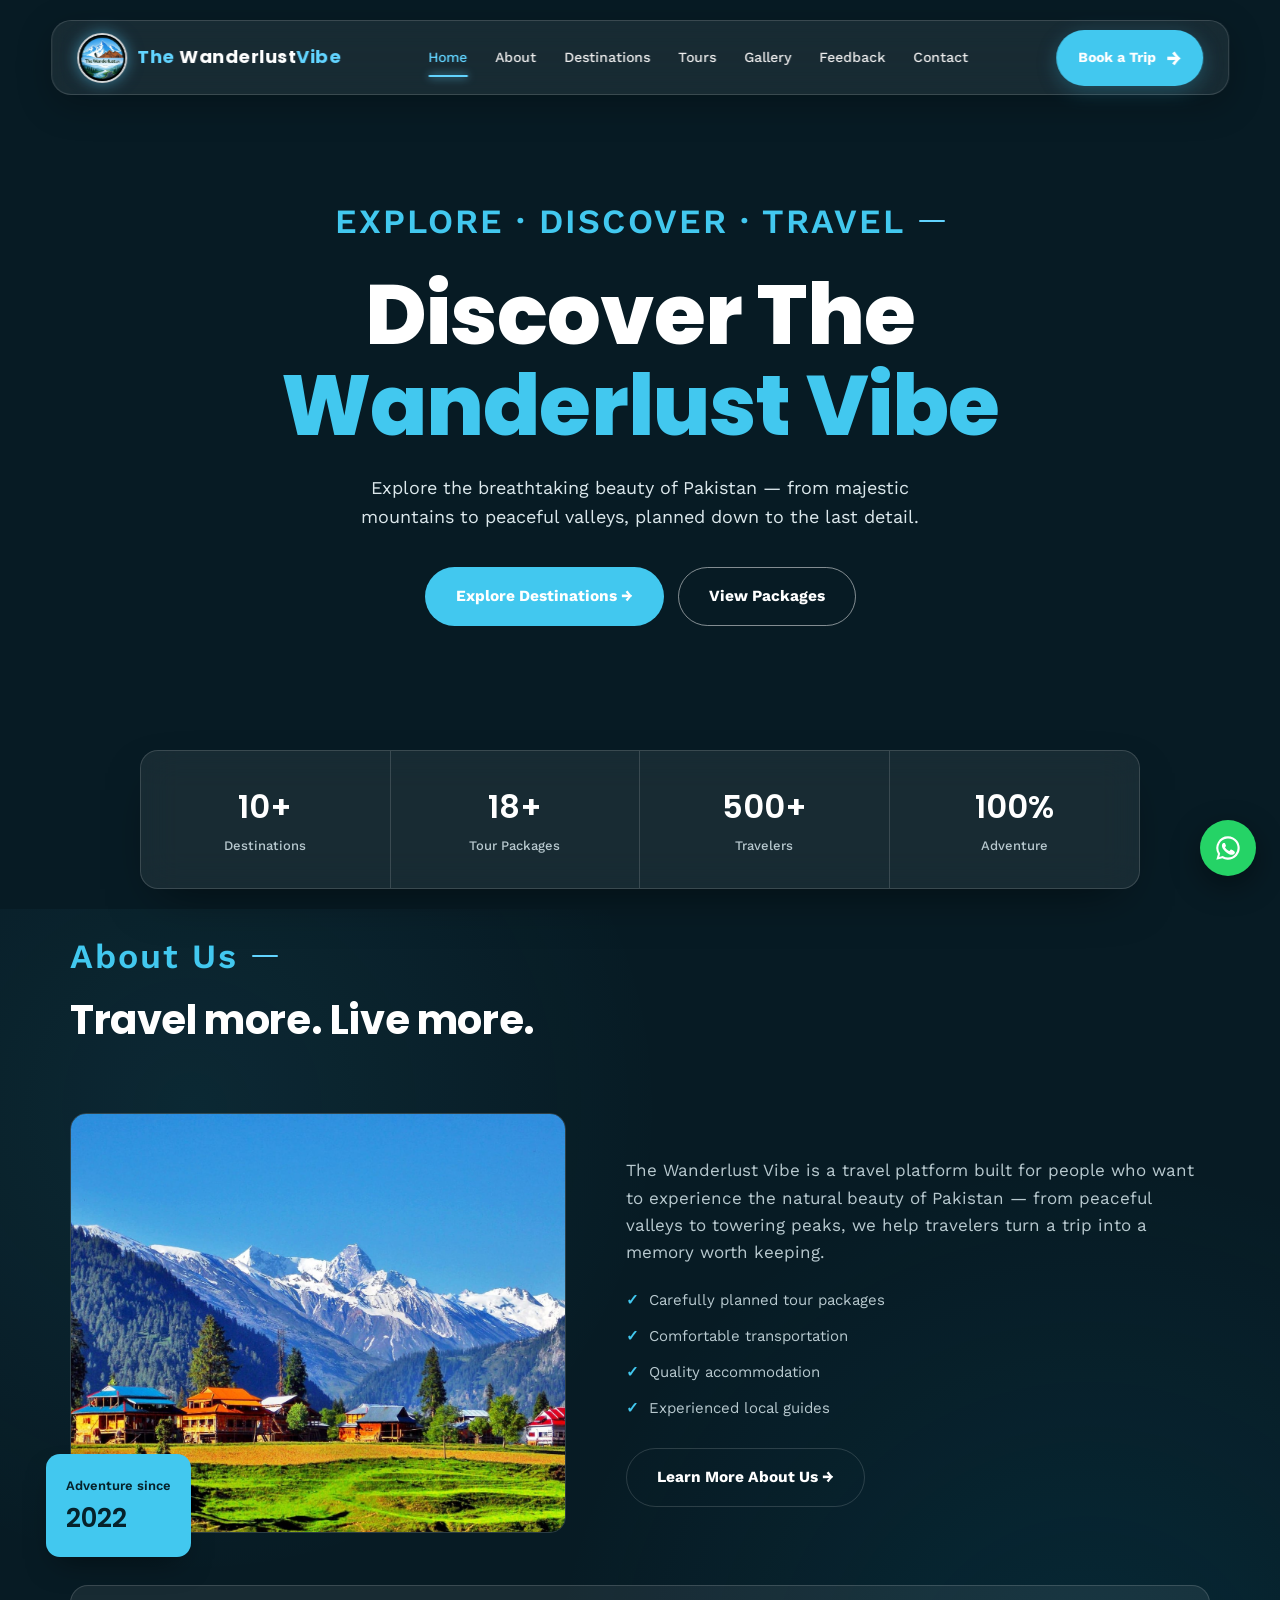
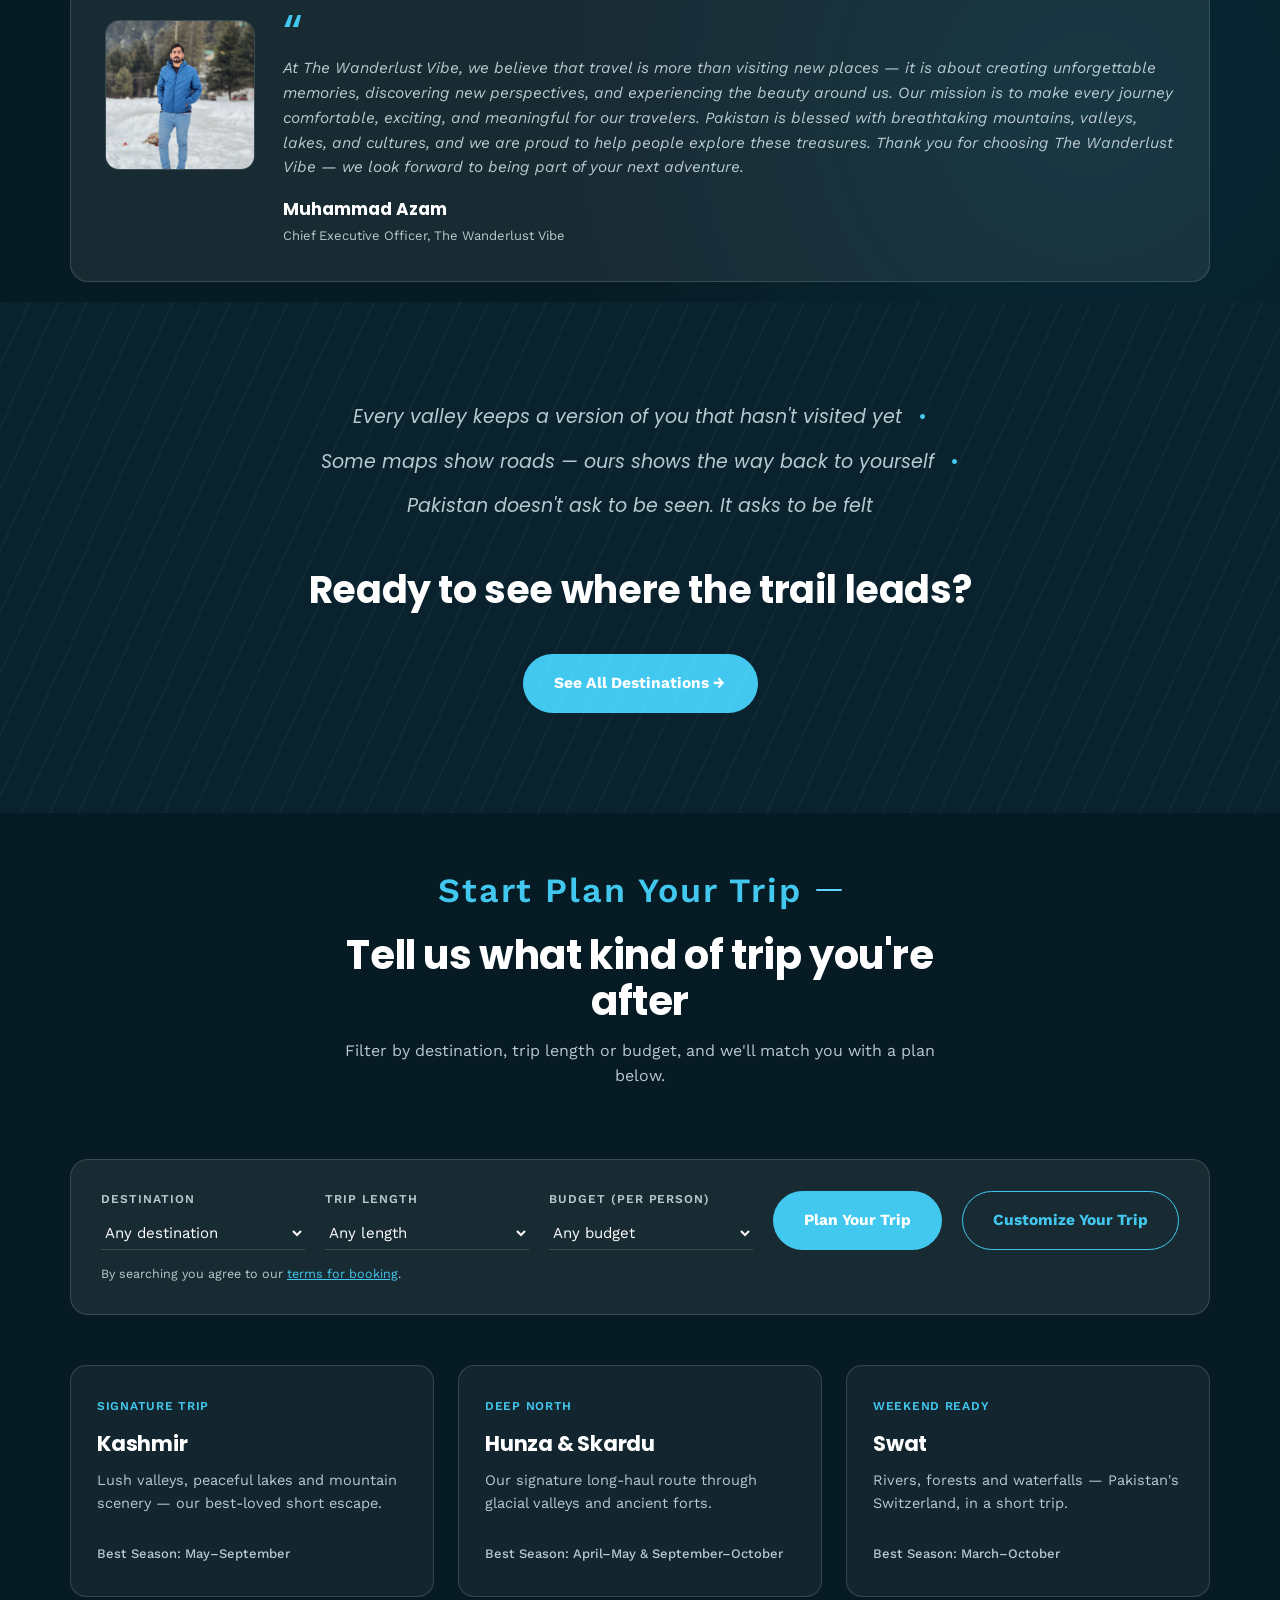
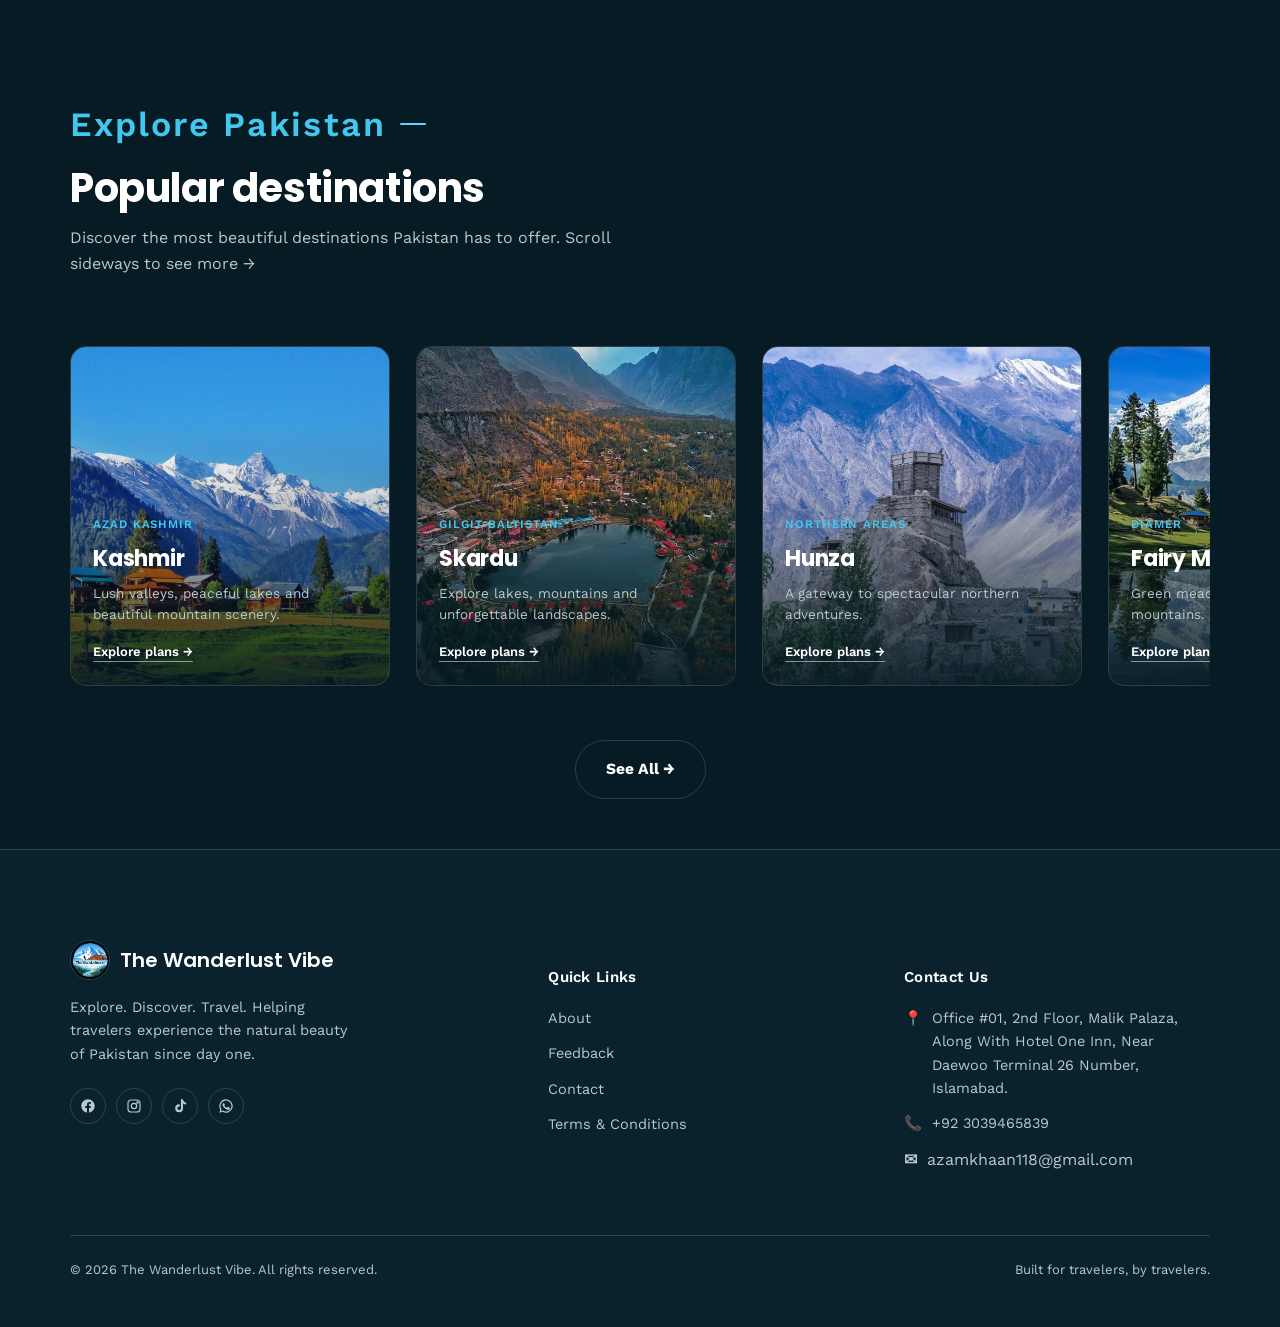
<file: index.html>
<!DOCTYPE html>
<html lang="en">

<head>
  <meta charset="UTF-8">
  <meta name="viewport" content="width=device-width, initial-scale=1.0">
  <title>The Wanderlust Vibe | Explore Pakistan</title>
  <meta name="description"
    content="The Wanderlust Vibe — plan guided trips to Kashmir, Hunza, Skardu, Swat and the rest of northern Pakistan.">
  <link rel="preconnect" href="https://fonts.googleapis.com">
  <link rel="preconnect" href="https://fonts.gstatic.com" crossorigin>
  <link rel="icon" type="png" href="logo.png">
  <link
    href="https://fonts.googleapis.com/css2?family=Poppins:wght@400;500;600;700;800&family=Work+Sans:wght@400;500;600;700&display=swap"
    rel="stylesheet">
  <link rel="stylesheet" href="styles.css">

  <style>
    .btn-customize {
      background: transparent;
      color: var(--cyan);
      border: 1px solid var(--cyan);
      text-decoration: none;
    }

    .btn-customize:hover {
      background: transparent;
      color: var(--cyan);
      border-color: var(--cyan);
      transform: translateY(-2px);
    }

    .btn-customize span {
      margin-left: 6px;
      font-size: 1rem;
    }

    @media (max-width: 700px) {
      .btn-customize {
        width: 100%;
        text-align: center;
      }
    }
  </style>
</head>

<body>

  <header class="navbar">
    <a href="index.html" class="logo">
      <div class="logo-circle">
        <img src="logo.jpg" alt="The Wanderlust Vibe Logo">
      </div>
      <div class="logo-text"><span>The</span> Wanderlust<span>Vibe</span></div>
    </a>

    <nav class="nav-links" id="navLinks">
      <a href="index.html" class="active">Home</a>
      <a href="about.html">About</a>
      <a href="destinations.html">Destinations</a>
      <a href="tours.html">Tours</a>
      <a href="Gallery.html">Gallery</a>
      <a href="feedback.html">Feedback</a>
      <a href="contact.html">Contact</a>
    </nav>

    <div class="navbar-actions">
      <a href="tours.html" class="book-btn">Book a Trip <span>→</span></a>
      <button class="menu-btn" id="menuBtn" aria-label="Open Menu">
        <span></span><span></span><span></span>
      </button>
    </div>
  </header>


  <!-- HERO -->
  <section class="hero" id="home">
    <div class="hero-slide" style="background-image:url('Skardu/IMG-20260908-WA0041.jpg'); animation-delay:0s;">
    </div>
    <div class="hero-slide" style="background-image:url('Skardu/IMG-20260908-WA0094.jpg'); animation-delay:3.57s;">
    </div>
    <div class="hero-slide" style="background-image:url('Skardu/IMG-20260908-WA0140.jpg'); animation-delay:7.14s;">
    </div>
    <div class="hero-slide" style="background-image:url('Skardu/IMG-20260908-WA0220 copy.jpg'); animation-delay:10.71s;">
    </div>
    <div class="hero-slide" style="background-image:url('Naran/IMG-20260908-WA0262.jpg'); animation-delay:14.29s;">
    </div>
    <div class="hero-slide" style="background-image:url('Kahsmir/IMG-20260908-WA0262.jpg'); animation-delay:17.86s;">
    </div>
    <div class="hero-slide" style="background-image:url('Kahsmir/IMG-20260908-WA0055.jpg'); animation-delay:21.43s;">
    </div>
    <div class="hero-inner">
      <div class="trail">EXPLORE · DISCOVER · TRAVEL</div>
      <h1>Discover The <em>Wanderlust Vibe</em> </h1>
      <p class="lede">Explore the breathtaking beauty of Pakistan — from majestic mountains to peaceful valleys, planned
        down to the last detail.</p>
      <div class="hero-actions">
        <a href="destinations.html" class="btn btn-primary">Explore Destinations →</a>
        <a href="tours.html" class="btn btn-ghost">View Packages</a>
      </div>
    </div>
  </section>

  <div class="wrap">
    <div class="stats">
      <div><strong>10+</strong><span>Destinations</span></div>
      <div><strong>18+</strong><span>Tour Packages</span></div>
      <div><strong>500+</strong><span>Travelers</span></div>
      <div><strong>100%</strong><span>Adventure</span></div>
    </div>
  </div>

  <!-- ABOUT -->
  <section class="about" id="about">
    <div class="wrap">
      <div class="section-head">
        <div class="trail">About Us</div>
        <h2>Travel more. Live more.</h2>
      </div>
      <div class="about-grid">
        <div class="about-media">
          <img src="WhatsApp Image 2026-09-10 at 9.01.30 PM.jpeg" alt="Northern Pakistan landscape">
          <div class="badge"><span>Adventure since</span><strong>2022</strong></div>
        </div>
        <div class="about-copy">
          <p class="lead">The Wanderlust Vibe is a travel platform built for people who want to experience the natural
            beauty of Pakistan — from peaceful valleys to towering peaks, we help travelers turn a trip into a memory
            worth keeping.</p>
          <ul class="checklist">
            <li>Carefully planned tour packages</li>
            <li>Comfortable transportation</li>
            <li>Quality accommodation</li>
            <li>Experienced local guides</li>
          </ul>
          <a href="about.html" class="btn btn-outline">Learn More About Us →</a>
        </div>
      </div>

      <div class="ceo-card">
        <div class="ceo-photo">
          <img src="ceo.webp" alt="Muhammad Azam, CEO of The Wanderlust Vibe">
        </div>
        <div class="ceo-quote">
          <span class="quote-mark">“</span>
          <p>At The Wanderlust Vibe, we believe that travel is more than visiting new places — it is about creating
            unforgettable memories, discovering new perspectives, and experiencing the beauty around us. Our mission is
            to make every journey comfortable, exciting, and meaningful for our travelers. Pakistan is blessed with
            breathtaking mountains, valleys, lakes, and cultures, and we are proud to help people explore these
            treasures. Thank you for choosing The Wanderlust Vibe — we look forward to being part of your next adventure.
          </p>
          <div class="ceo-name">
            <strong>Muhammad Azam</strong>
            <span>Chief Executive Officer, The Wanderlust Vibe</span>
          </div>
        </div>
      </div>
    </div>
  </section>

  <!-- SEE ALL DESTINATIONS BANNER -->
  <section class="cta-banner">
    <div class="wrap">
      <div class="phrase-row">
        <span>Every valley keeps a version of you that hasn't visited yet</span>
        <span>Some maps show roads — ours shows the way back to yourself</span>
        <span>Pakistan doesn't ask to be seen. It asks to be felt</span>
      </div>
      <h2>Ready to see where the trail leads?</h2>
      <a href="destinations.html" class="btn btn-primary">See All Destinations →</a>
    </div>
  </section>

  <!-- START PLAN YOUR TRIP -->
  <section class="section" id="plan">
    <div class="wrap">
      <div class="section-head center">
        <div class="trail" style="justify-content:center">Start Plan Your Trip</div>
        <h2>Tell us what kind of trip you're after</h2>
        <p>Filter by destination, trip length or budget, and we'll match you with a plan below.</p>
      </div>

      <div class="plan-filter">
        <div class="finder-field">
          <label>Destination</label>
          <select id="planDest">
            <option value="">Any destination</option>
            <option>Naran</option>
            <option>Kashmir</option>
            <option>Swat</option>
            <option>Kumrat</option>
            <option>Murree</option>
            <option>Hunza</option>
            <option>Fairy Meadows</option>
            <option>Skardu</option>
            <option>Astore</option>
            <option>Minimarg</option>
          </select>
        </div>
        <div class="finder-field">
          <label>Trip length</label>
          <select id="planDays">
            <option value="">Any length</option>
            <option value="3">3 Days</option>
            <option value="4">4 Days</option>
            <option value="5">5 Days</option>
            <option value="6">6 Days</option>
            <option value="7">7 Days</option>
            <option value="8">8 Days</option>
          </select>
        </div>
        <div class="finder-field">
          <label>Budget (per person)</label>
          <select id="planBudget">
            <option value="">Any budget</option>
            <option value="20000">Up to Rs. 20,000</option>
            <option value="28000">Up to Rs. 28,000</option>
            <option value="36000">Up to Rs. 36,000</option>
            <option value="41000">Up to Rs. 41,000</option>
          </select>
        </div>
        <a href="tours.html" id="planTripBtn" class="btn btn-primary">Plan Your Trip</a>
        <a href="https://wa.me/923039465839?text=Hello%20The%20Wanderlust.pk%21%20I%20would%20like%20to%20customize%20my%20trip.%20Please%20help%20me%20plan%20a%20trip%20according%20to%20my%20destination%2C%20dates%2C%20duration%2C%20group%20size%2C%20and%20budget."
          class="btn btn-customize" target="_blank" rel="noopener">
          Customize Your Trip </a>
        <p class="terms-note">By searching you agree to our <a href="terms.html" target="_blank">terms for booking</a>.
        </p>
      </div>

      <div class="trip-cards">
        <div class="trip-card">

          <span class="tag">SIGNATURE TRIP</span>
          <h3>Kashmir </h3>
          <p>Lush valleys, peaceful lakes and mountain scenery — our best-loved short escape.</p>
          <div class="price"><span> Best Season: May–September</span></div>
        </div>
        <div class="trip-card">
          <span class="tag">DEEP NORTH</span>
          <h3>Hunza &amp; Skardu </h3>
          <p>Our signature long-haul route through glacial valleys and ancient forts.</p>
          <div class="price"><span> Best Season: April–May & September–October </span></div>
        </div>
        <div class="trip-card">
          <span class="tag">WEEKEND READY</span>
          <h3>Swat</h3>
          <p>Rivers, forests and waterfalls — Pakistan's Switzerland, in a short trip.</p>
          <div class="price"><span> Best Season: March–October </span></div>
        </div>
        </div>
      </div>

    </div>
  </section>

  <!-- DESTINATIONS -->
  <section class="section" id="destinations">
    <div class="wrap">
      <div class="section-head">
        <div class="trail">Explore Pakistan</div>
        <h2>Popular destinations</h2>
        <p>Discover the most beautiful destinations Pakistan has to offer. Scroll sideways to see more →</p>
      </div>
      <div class="dest-grid">
        <a class="dest-card" href="tours.html">
          <img src="WhatsApp Image 2026-09-10 at 9.01.30 PM.jpeg" alt="Kashmir">
          <div class="dest-body">
            <div class="region">AZAD KASHMIR</div>
            <h3>Kashmir</h3>
            <p>Lush valleys, peaceful lakes and beautiful mountain scenery.</p>
            <span class="go">Explore plans →</span>
          </div>
        </a>
        <a class="dest-card" href="tours.html">
          <img src="WhatsApp Image 2026-09-10 at 9.14.26 PM.jpeg" alt="Skardu">
          <div class="dest-body">
            <div class="region">GILGIT-BALTISTAN</div>
            <h3>Skardu</h3>
            <p>Explore lakes, mountains and unforgettable landscapes.</p>
            <span class="go">Explore plans →</span>
          </div>
        </a>
        <a class="dest-card" href="tours.html">
          <img src="WhatsApp Image 2026-09-10 at 9.17.02 PM copy.jpeg" alt="Hunza">
          <div class="dest-body">
            <div class="region">NORTHERN AREAS</div>
            <h3>Hunza</h3>
            <p>A gateway to spectacular northern adventures.</p>
            <span class="go">Explore plans →</span>
          </div>
        </a>
        <a class="dest-card" href="tours.html">
          <img src="WhatsApp Image 2026-09-10 at 9.13.45 PM.jpeg" alt="Fairy Meadows">
          <div class="dest-body">
            <div class="region">DIAMER</div>
            <h3>Fairy Meadows</h3>
            <p>Green meadows surrounded by towering mountains.</p>
            <span class="go">Explore plans →</span>
          </div>
        </a>
        <a class="dest-card" href="tours.html">
          <img src="WhatsApp Image 2026-09-10 at 9.06.08 PM.jpeg" alt="Naran and Kaghan">
          <div class="dest-body">
            <div class="region">KHYBER PAKHTUNKHWA</div>
            <h3>Naran &amp; Kaghan</h3>
            <p>Scenic valleys, lakes and beautiful mountain views.</p>
            <span class="go">Explore plans →</span>
          </div>
        </a>
        <a class="dest-card" href="tours.html">
          <img src="WhatsApp Image 2026-09-10 at 9.08.07 PM.jpeg" alt="Swat">
          <div class="dest-body">
            <div class="region">KHYBER PAKHTUNKHWA</div>
            <h3>Swat</h3>
            <p>Rivers, forests, waterfalls and scenic valleys.</p>
            <span class="go">Explore plans →</span>
          </div>
        </a>
      </div>
      <div class="see-all-row">
        <a href="destinations.html" class="btn btn-outline">See All →</a>
      </div>
    </div>
  </section>

  <!-- FOOTER -->
  <footer id="contact">
    <div class="wrap">
      <div class="footer-grid">
        <div>
          <div class="footer-logo"><span class="logo-mark"><img src="logo.jpg" alt="The Wanderlust Vibe logo"></span>The
            Wanderlust Vibe</div>
          <p class="tag">Explore. Discover. Travel. Helping travelers experience the natural beauty of Pakistan since
            day one.</p>
          <div class="social-row">
            <a href="https://web.facebook.com/people/The-Wanderlustpk/100090912350162/?ref=PROFILE_EDIT_xav_ig_profile_page_web"
              target="_blank" rel="noopener" aria-label="Facebook">
              <svg viewBox="0 0 24 24" width="16" height="16" fill="currentColor">
                <path
                  d="M22 12.06C22 6.5 17.52 2 12 2S2 6.5 2 12.06c0 5 3.66 9.15 8.44 9.94v-7.03H7.9v-2.91h2.54V9.85c0-2.5 1.49-3.89 3.78-3.89 1.1 0 2.24.2 2.24.2v2.46h-1.26c-1.24 0-1.63.77-1.63 1.56v1.88h2.78l-.44 2.91h-2.34V22c4.78-.79 8.44-4.94 8.44-9.94Z" />
              </svg>
            </a>
            <a href="https://www.instagram.com/the_wanderlust.pk/" target="_blank" rel="noopener"
              aria-label="Instagram">
              <svg viewBox="0 0 24 24" width="16" height="16" fill="none" stroke="currentColor" stroke-width="1.8">
                <rect x="3" y="3" width="18" height="18" rx="5" />
                <circle cx="12" cy="12" r="4" />
                <circle cx="17.2" cy="6.8" r="1" />
              </svg>
            </a>
            <a href="https://www.tiktok.com/@thewanderlust.pk?_r=1&_t=ZN-99Yzkz6ERDq" target="_blank" rel="noopener"
              aria-label="TikTok">
              <svg viewBox="0 0 24 24" width="16" height="16" fill="currentColor">
                <path
                  d="M16.5 2h-3.1v13.3c0 1.5-1.2 2.7-2.7 2.7a2.7 2.7 0 0 1-2.7-2.7 2.7 2.7 0 0 1 2.7-2.7c.3 0 .6 0 .9.1v-3.2a5.9 5.9 0 0 0-.9-.1A5.9 5.9 0 0 0 4.8 15.3a5.9 5.9 0 0 0 5.9 5.9 5.9 5.9 0 0 0 5.9-5.9V8.4a8 8 0 0 0 4.6 1.4V6.7a4.9 4.9 0 0 1-4.7-4.7Z" />
              </svg>
            </a>
            <a href="https://wa.me/923039465839" target="_blank" rel="noopener" aria-label="WhatsApp">
              <svg viewBox="0 0 24 24" width="16" height="16" fill="currentColor">
                <path
                  d="M12 2a10 10 0 0 0-8.6 15.1L2 22l5.1-1.3A10 10 0 1 0 12 2Zm0 18.2a8.2 8.2 0 0 1-4.2-1.1l-.3-.2-3 .8.8-2.9-.2-.3A8.2 8.2 0 1 1 12 20.2Zm4.5-6.1c-.2-.1-1.5-.7-1.7-.8-.2-.1-.4-.1-.6.1-.2.2-.7.8-.8 1-.2.2-.3.2-.5.1a6.7 6.7 0 0 1-2-1.2 7.4 7.4 0 0 1-1.4-1.7c-.1-.2 0-.4.1-.5l.4-.4c.1-.1.2-.3.2-.4.1-.2 0-.3 0-.5l-.7-1.7c-.2-.4-.4-.4-.6-.4h-.5c-.2 0-.5.1-.7.3-.2.2-.9.9-.9 2.2s1 2.6 1.1 2.7c.1.2 2 3 4.7 4.2.7.3 1.2.5 1.6.6.7.2 1.3.2 1.8.1.5-.1 1.5-.6 1.7-1.2.2-.6.2-1.1.2-1.2-.1-.1-.2-.2-.5-.3Z" />
              </svg>
            </a>
          </div>
        </div>
        <div>
          <h5>Quick Links</h5>
          <ul>
            <li><a href="about.html">About</a></li>
            <li><a href="feedback.html" id="feedback">Feedback</a></li>
            <li><a href="contact.html">Contact</a></li>
            <li><a href="terms.html" target="_blank"> Terms & Conditions </a></li>
          </ul>
        </div>
        <div>
          <h5>Contact Us</h5>
          <ul class="contact-list">
            <li><span class="ic">📍</span> Office #01, 2nd Floor, Malik Palaza,
              Along With Hotel One Inn, Near Daewoo Terminal 26 Number, Islamabad. </li>
            <li><span class="ic">📞</span> +92 3039465839</li>
            <a href="https://mail.google.com/mail/?view=cm&fs=1&to=azamkhaan118@gmail.com" target="_blank"
              rel="noopener">
              <strong>✉</strong>&nbsp; azamkhaan118@gmail.com
            </a>
            <li>
          </ul>
        </div>
      </div>

      <button class="top-btn" id="topBtn" aria-label="Back to top">↑</button>
      <a href="https://wa.me/923039465839" target="_blank" rel="noopener" class="wa-float"
        aria-label="Chat on WhatsApp"><svg viewBox="0 0 24 24" fill="currentColor">
          <path
            d="M12 2a10 10 0 0 0-8.6 15.1L2 22l5.1-1.3A10 10 0 1 0 12 2Zm0 18.2a8.2 8.2 0 0 1-4.2-1.1l-.3-.2-3 .8.8-2.9-.2-.3A8.2 8.2 0 1 1 12 20.2Zm4.5-6.1c-.2-.1-1.5-.7-1.7-.8-.2-.1-.4-.1-.6.1-.2.2-.7.8-.8 1-.2.2-.3.2-.5.1a6.7 6.7 0 0 1-2-1.2 7.4 7.4 0 0 1-1.4-1.7c-.1-.2 0-.4.1-.5l.4-.4c.1-.1.2-.3.2-.4.1-.2 0-.3 0-.5l-.7-1.7c-.2-.4-.4-.4-.6-.4h-.5c-.2 0-.5.1-.7.3-.2.2-.9.9-.9 2.2s1 2.6 1.1 2.7c.1.2 2 3 4.7 4.2.7.3 1.2.5 1.6.6.7.2 1.3.2 1.8.1.5-.1 1.5-.6 1.7-1.2.2-.6.2-1.1.2-1.2-.1-.1-.2-.2-.5-.3Z" />
        </svg></a>

      <div class="footer-bottom">
        <span>© 2026 The Wanderlust Vibe. All rights reserved.</span>
        <span>Built for travelers, by travelers.</span>
      </div>
      <script src="common.js"></script>
      <script src="animation-stats.js"></script>
      <script src="tours-page.js"></script>
      <script>
        // Plan Your Trip: send the selected filters to tours.html as URL params.
        // The button's own href is kept up to date, so it works even if another
        // script (e.g. common.js) handles link clicks itself.
        (function () {
          var btn = document.getElementById('planTripBtn');
          var dest = document.getElementById('planDest');
          var days = document.getElementById('planDays');
          var budget = document.getElementById('planBudget');
          if (!btn || !dest || !days || !budget) return;

          function buildUrl() {
            var params = new URLSearchParams();
            if (dest.value) params.set('dest', dest.value);
            if (days.value) params.set('days', days.value);
            if (budget.value) params.set('budget', budget.value);
            var qs = params.toString();
            return 'tours.html' + (qs ? '?' + qs : '');
          }

          function sync() {
            btn.setAttribute('href', buildUrl());
            // Backup in case the host drops the query string on redirect
            try {
              sessionStorage.setItem('planFilters', JSON.stringify({
                dest: dest.value, days: days.value, budget: budget.value
              }));
            } catch (e) {}
          }

          [dest, days, budget].forEach(function (el) { el.addEventListener('change', sync); });
          btn.addEventListener('click', sync, true); // capture: runs before any other click handler
          sync();
        })();
      </script>
  </footer>



</body>

</html>
</file>
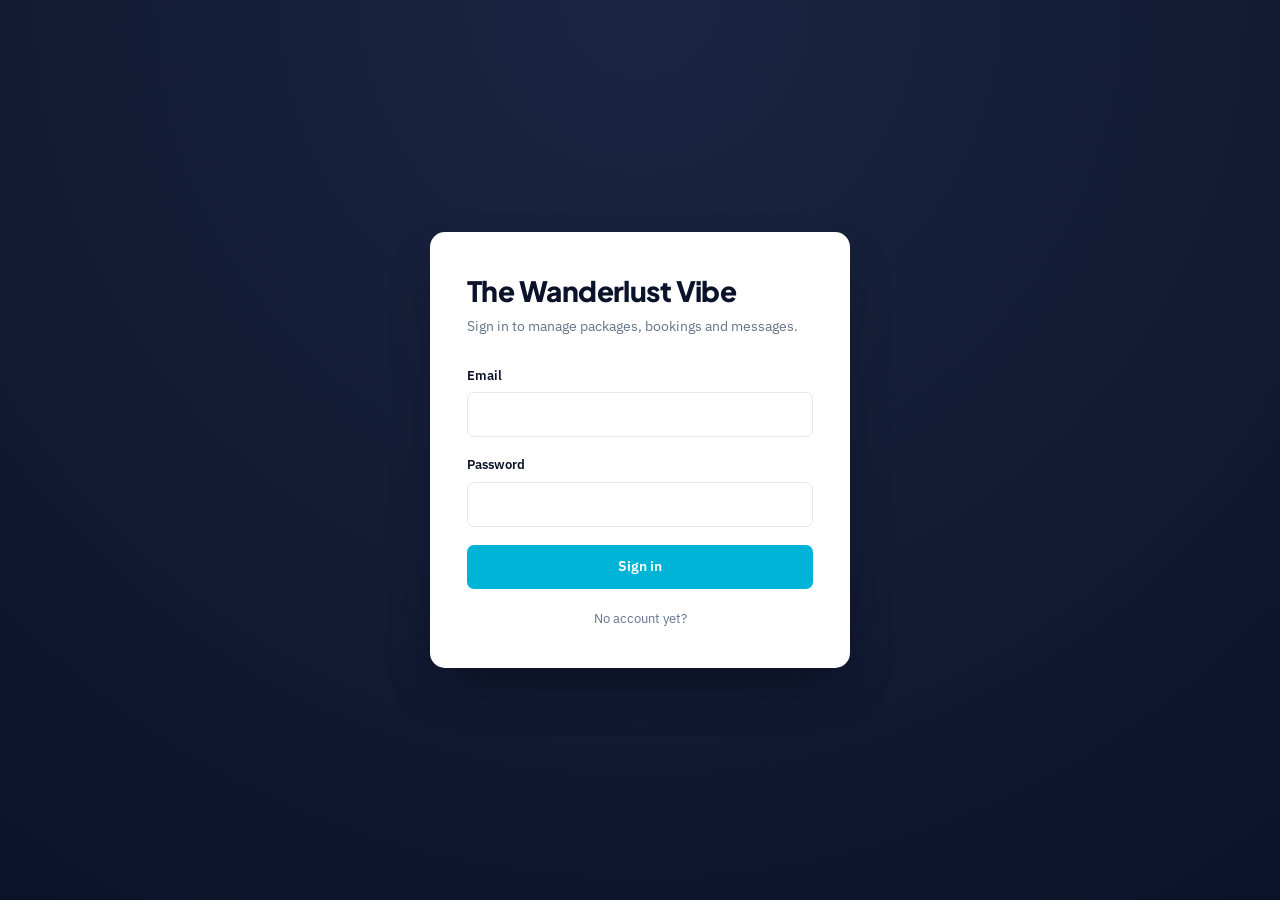
<file: admin/index.html>
<!doctype html>
<html lang="en">
<head>
  <meta charset="UTF-8" />
  <meta name="viewport" content="width=device-width, initial-scale=1.0" />
  <title>Sign in — The Wanderlust Vibe Admin</title>
  <link rel="stylesheet" href="css/style.css" />
</head>
<body>
  <div class="login-shell">
    <div class="login-card">
      <h1 class="login-brand">The Wanderlust Vibe</h1>
      <p class="login-sub">
        Sign in to manage packages, bookings and messages.
      </p>

      <p
        id="error"
        class="error-text"
        role="alert"
        aria-live="polite"
      ></p>

      <form id="login-form">
        <div class="field">
          <label for="email">Email</label>
          <input
            type="email"
            id="email"
            required
            autocomplete="username"
          />
        </div>

        <div class="field">
          <label for="password">Password</label>
          <input
            type="password"
            id="password"
            required
            autocomplete="current-password"
          />
        </div>

        <button
          type="submit"
          class="btn btn-full"
          id="submit-btn"
        >
          Sign in
        </button>
      </form>

      <p class="hint">No account yet?</p>
    </div>
  </div>

  <script src="js/api.js"></script>
  <script src="js/login.js"></script>
</body>
</html>
</file>
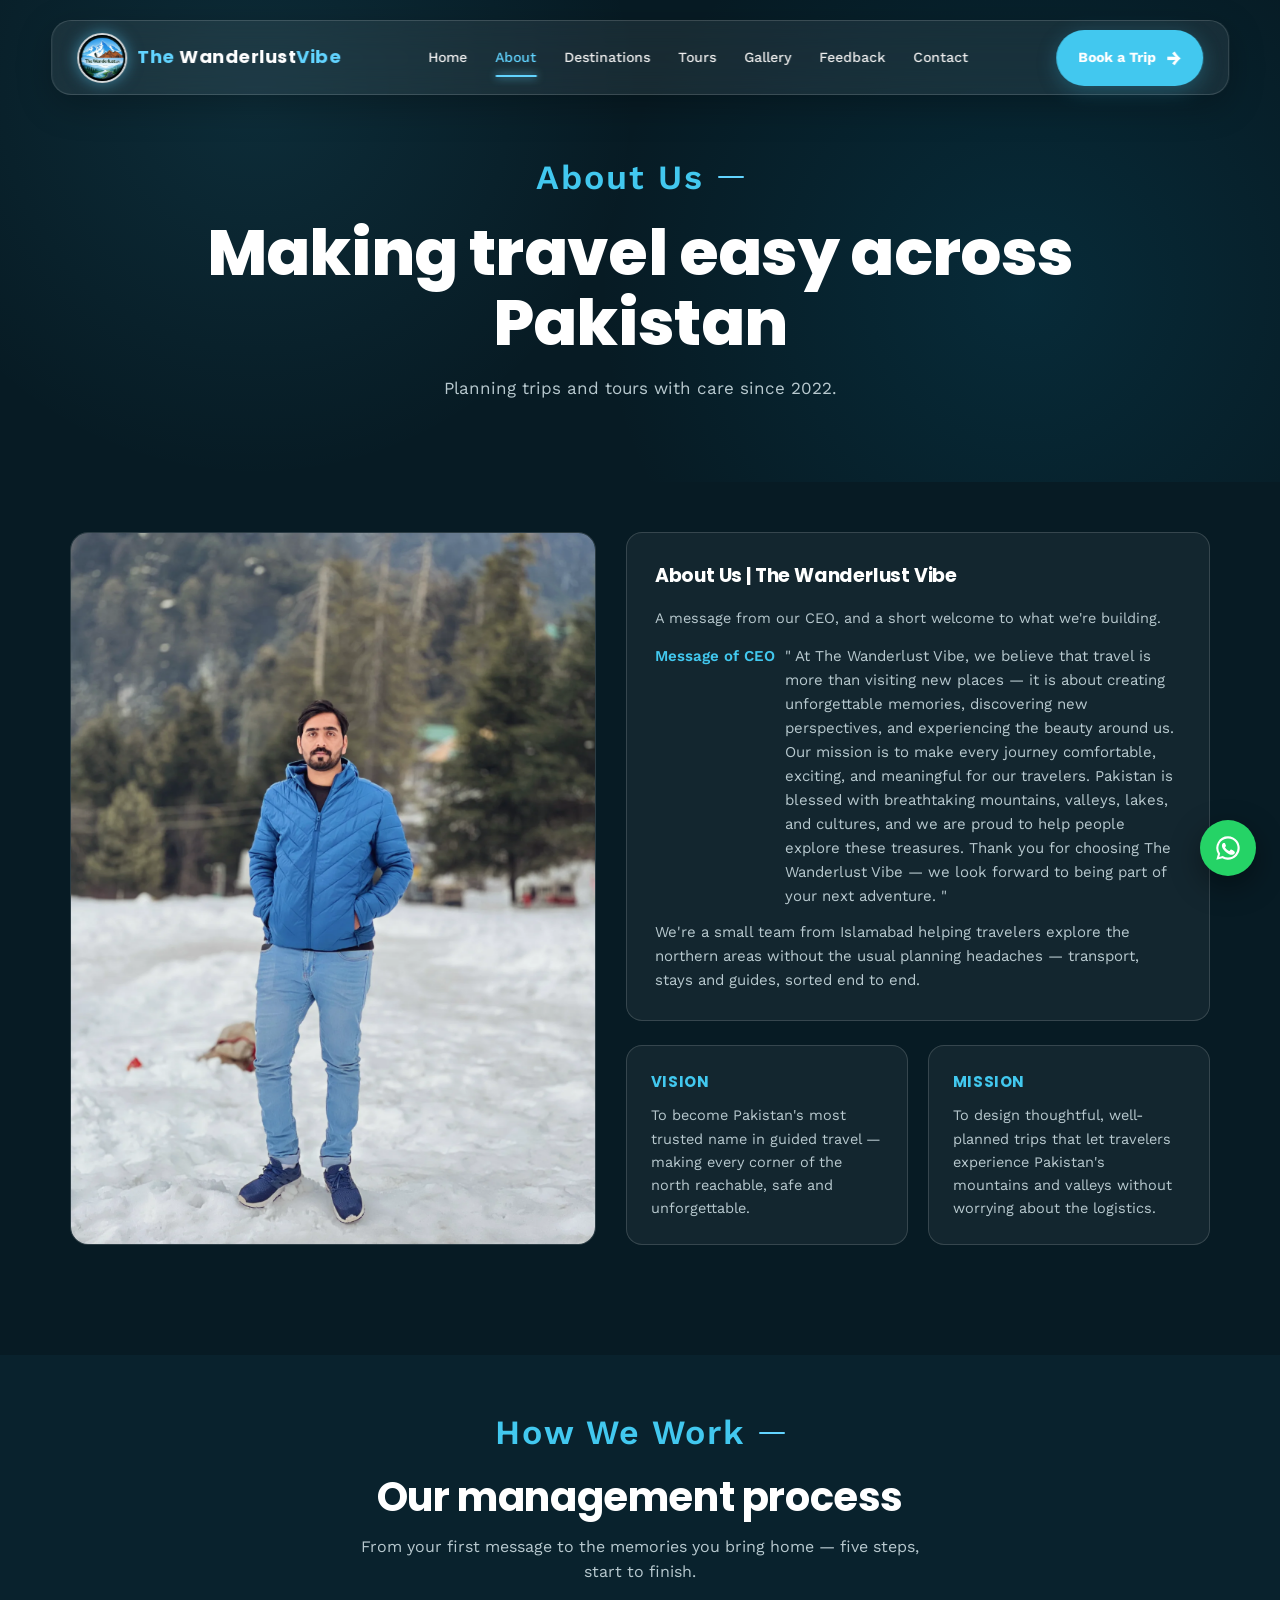
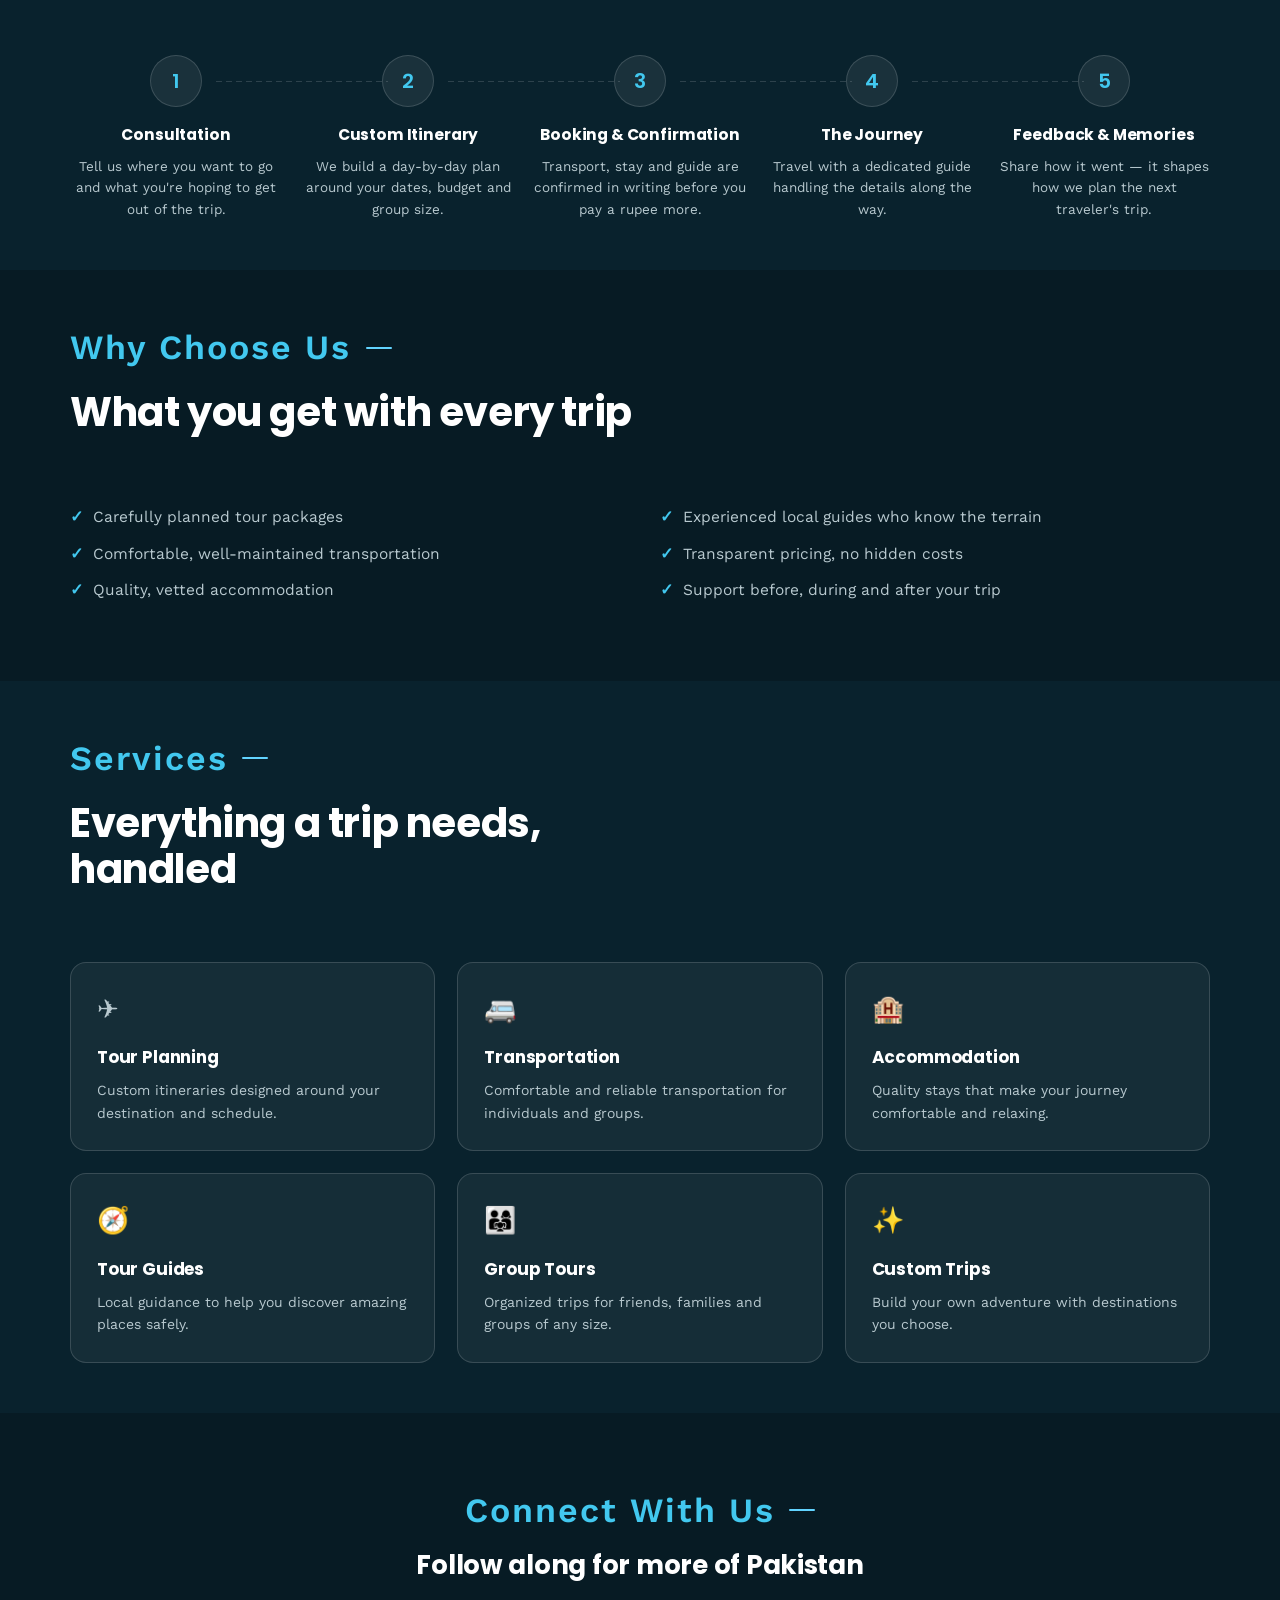
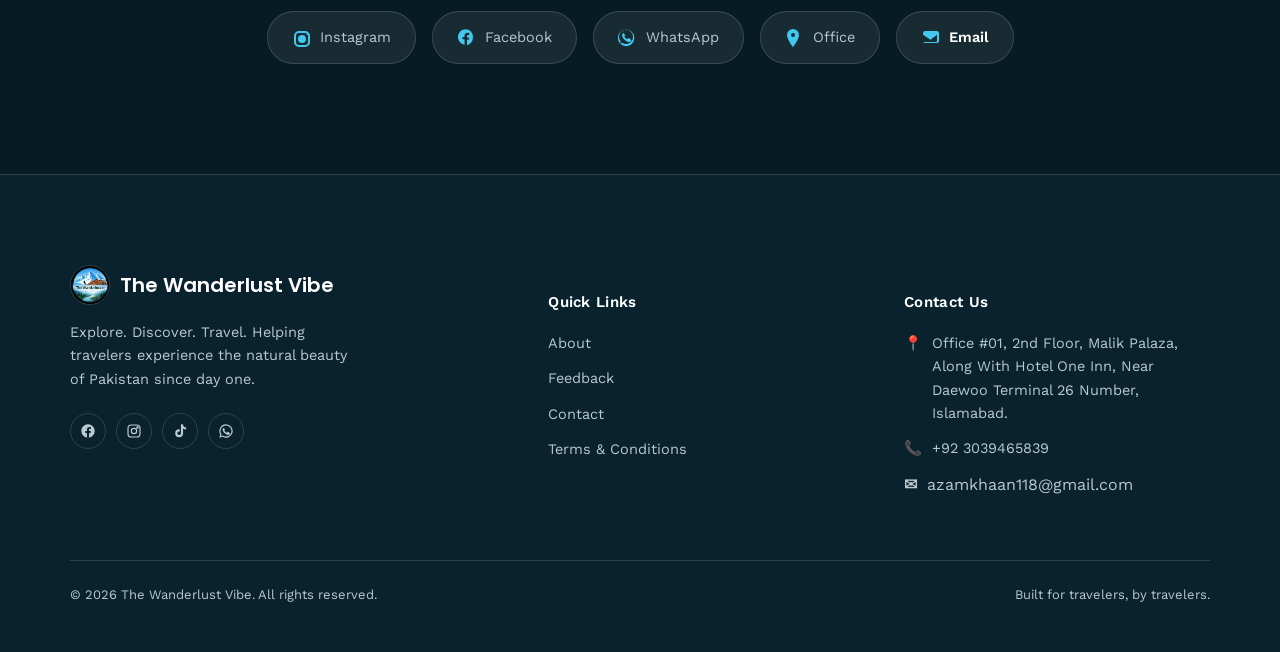
<file: about.html>
<!DOCTYPE html>
<html lang="en">

<head>
  <meta charset="UTF-8">
  <meta name="viewport" content="width=device-width, initial-scale=1.0">
  <title> About | The Wanderlust Vibe</title>
  <meta name="description"
    content="Browse all The Wanderlust Vibe tour packages — filter by duration, destination and budget.">
  <link rel="preconnect" href="https://fonts.googleapis.com">
  <link rel="preconnect" href="https://fonts.gstatic.com" crossorigin>
  <link rel="icon" type="png" href="logo.png">
  <link href="https://fonts.googleapis.com/css2?family=Poppins:wght@400;500;600;700;800&family=Work+Sans:wght@400;500;600;700&display=swap"
    rel="stylesheet">
  <link rel="stylesheet" href="styles.css">
</head>



<body>

  <header class="navbar">
    <a href="index.html" class="logo">
      <div class="logo-circle"><img src="logo.jpg" alt="The Wanderlust Vibe Logo"></div>
      <div class="logo-text"><span>The</span> Wanderlust<span>Vibe</span></div>
    </a>
    <nav class="nav-links" id="navLinks">
      <a href="index.html">Home</a>
      <a href="about.html" class="active" >About</a>
      <a href="destinations.html">Destinations</a>
      <a href="tours.html" >Tours</a>
      <a href="Gallery.html">Gallery</a>
      <a href="feedback.html">Feedback</a>
      <a href="contact.html">Contact</a>

    </nav>
    <div class="navbar-actions">
      <a href="tours.html" class="book-btn">Book a Trip <span>→</span></a>
      <button class="menu-btn" id="menuBtn" aria-label="Open Menu"><span></span><span></span><span></span></button>
    </div>
  </header>


  <!-- PAGE INTRO -->
  <section class="page-intro">
    <div class="wrap">
      <div class="trail">About Us</div>
      <h1>Making travel easy across Pakistan</h1>
      <p class="sub">Planning trips and tours with care since 2022.</p>
    </div>
  </section>

  <!-- CEO + ABOUT / VISION / MISSION -->
  <section class="section">
    <div class="wrap">
      <div class="about-page-grid">
        <div class="ceo-portrait">
          <img src="ceo.webp" alt="Muhammad Azam, CEO of The Wanderlust Vibe">
        </div>
        <div class="about-page-right">
          <div class="info-box">
            <h3>About Us | The Wanderlust Vibe</h3>
            <p style="margin-bottom:14px; color:var(--soft); font-size:14.5px;">A message from our CEO, and a short
              welcome to what we're building.</p>
            <div class="row"><strong>Message of CEO</strong><span>" At The Wanderlust Vibe, we believe that travel is more
                than visiting new places — it is about creating
                unforgettable memories, discovering new perspectives, and experiencing the beauty around us. Our mission
                is
                to make every journey comfortable, exciting, and meaningful for our travelers. Pakistan is blessed with
                breathtaking mountains, valleys, lakes, and cultures, and we are proud to help people explore these
                treasures. Thank you for choosing The Wanderlust Vibe — we look forward to being part of your next
                adventure. "</span>
            </div>
            <div class="row">We're a small team from Islamabad helping travelers explore the northern areas without the
              usual planning headaches — transport, stays and guides, sorted end to end.</div>
          </div>
          <div class="vm-box">
            <div>
              <h4>Vision</h4>
              <p>To become Pakistan's most trusted name in guided travel — making every corner of the north reachable,
                safe and unforgettable.</p>
            </div>
            <div>
              <h4>Mission</h4>
              <p>To design thoughtful, well-planned trips that let travelers experience Pakistan's mountains and valleys
                without worrying about the logistics.</p>
            </div>
          </div>
        </div>
      </div>
    </div>
  </section>

  <!-- PROCESS / OUR MANAGEMENT PROCESS -->
  <section class="section process">
    <div class="wrap">
      <div class="section-head center">
        <div class="trail" style="justify-content:center">How We Work</div>
        <h2>Our management process</h2>
        <p>From your first message to the memories you bring home — five steps, start to finish.</p>
      </div>
      <div class="process-steps">
        <div class="process-step">
          <div class="num">1</div>
          <h4>Consultation</h4>
          <p>Tell us where you want to go and what you're hoping to get out of the trip.</p>
        </div>
        <div class="process-step">
          <div class="num">2</div>
          <h4>Custom Itinerary</h4>
          <p>We build a day-by-day plan around your dates, budget and group size.</p>
        </div>
        <div class="process-step">
          <div class="num">3</div>
          <h4>Booking & Confirmation</h4>
          <p>Transport, stay and guide are confirmed in writing before you pay a rupee more.</p>
        </div>
        <div class="process-step">
          <div class="num">4</div>
          <h4>The Journey</h4>
          <p>Travel with a dedicated guide handling the details along the way.</p>
        </div>
        <div class="process-step">
          <div class="num">5</div>
          <h4>Feedback & Memories</h4>
          <p>Share how it went — it shapes how we plan the next traveler's trip.</p>
        </div>
      </div>
    </div>
  </section>

  <!-- WHY CHOOSE US -->
  <section class="section">
    <div class="wrap">
      <div class="section-head">
        <div class="trail">Why Choose Us</div>
        <h2>What you get with every trip</h2>
      </div>
      <div class="why-grid">
        <ul class="checklist">
          <li>Carefully planned tour packages</li>
          <li>Comfortable, well-maintained transportation</li>
          <li>Quality, vetted accommodation</li>
        </ul>
        <ul class="checklist">
          <li>Experienced local guides who know the terrain</li>
          <li>Transparent pricing, no hidden costs</li>
          <li>Support before, during and after your trip</li>
        </ul>
      </div>
    </div>
  </section>

  <!-- SERVICES -->
  <section class="section" style="background:var(--dark-2);" id="services">
    <div class="wrap">
      <div class="section-head">
        <div class="trail">Services</div>
        <h2>Everything a trip needs, handled</h2>
      </div>
      <div class="services-grid">
        <div class="service-card">
          <div class="icon">✈</div>
          <h4>Tour Planning</h4>
          <p>Custom itineraries designed around your destination and schedule.</p>
        </div>
        <div class="service-card">
          <div class="icon">🚐</div>
          <h4>Transportation</h4>
          <p>Comfortable and reliable transportation for individuals and groups.</p>
        </div>
        <div class="service-card">
          <div class="icon">🏨</div>
          <h4>Accommodation</h4>
          <p>Quality stays that make your journey comfortable and relaxing.</p>
        </div>
        <div class="service-card">
          <div class="icon">🧭</div>
          <h4>Tour Guides</h4>
          <p>Local guidance to help you discover amazing places safely.</p>
        </div>
        <div class="service-card">
          <div class="icon">👨‍👩‍👧</div>
          <h4>Group Tours</h4>
          <p>Organized trips for friends, families and groups of any size.</p>
        </div>
        <div class="service-card">
          <div class="icon">✨</div>
          <h4>Custom Trips</h4>
          <p>Build your own adventure with destinations you choose.</p>
        </div>
      </div>
    </div>
  </section>

  <!-- CONNECT WITH US -->
  <section class="connect-strip reveal">
    <div class="wrap">
      <div class="section-head center">
        <div class="trail" style="justify-content:center">Connect With Us</div>
        <h2 style="font-size:26px;">Follow along for more of Pakistan</h2>
      </div>
      <div class="pill-row compact">
        <a class="pill link" href="https://www.instagram.com/the_wanderlust.pk/" target="_blank" rel="noopener">
          <svg width="18" height="18" fill="currentColor">
            <path
              d="M7 2h6a5 5 0 0 1 5 5v6a5 5 0 0 1-5 5H7a5 5 0 0 1-5-5V7a5 5 0 0 1 5-5zm0 2a3 3 0 0 0-3 3v6a3 3 0 0 0 3 3h6a3 3 0 0 0 3-3V7a3 3 0 0 0-3-3H7zm3 2a4 4 0 1 1 0 8 4 4 0 0 1 0-8zm5.5-2a1 1 0 1 1 0 2 1 1 0 0 1 0-2z" />
          </svg>
          Instagram
        </a>
        <a class="pill link" href="https://web.facebook.com/people/The-Wanderlustpk/100090912350162/" target="_blank"
          rel="noopener">
          <svg width="18" height="18" fill="currentColor">
            <path
              d="M16 8.049c0-4.266-3.29-7.745-7.412-7.745S1 3.783 1 8.05c0 3.87 2.85 7.08 6.57 7.64v-5.4H5.54V8.05h1.98V6.9c0-1.96 1.17-3.04 2.96-3.04.85 0 1.78.15 1.78.15v1.95h-1a1.1 1.1 0 0 0-1.24 1.19v1.5h2.12l-.34 2.14h-1.78v5.4A8.5 8.5 0 0 0 16 8.05z" />
          </svg>
          Facebook
        </a>
        <a class="pill link" href="https://wa.me/923039465839" target="_blank" rel="noopener">
          <svg width="18" height="18" fill="currentColor">
            <path
              d="M13.9 3.1A8 8 0 0 0 2.3 14.7L1 16l1.3-1.2A8 8 0 0 0 13.9 3.1zM8 15a7 7 0 0 1-3.6-1l-.3-.2-2.1.6.6-2.1-.2-.3A7 7 0 1 1 15 8a7 7 0 0 1-7 7zm3.9-5.2c-.2-.1-1.2-.6-1.4-.7-.2-.1-.3-.1-.5.1-.2.2-.6.7-.7.8-.1.1-.3.1-.5 0-1-.5-1.7-1-2.3-2.2-.1-.3 0-.4.1-.5l.4-.5c.1-.2 0-.3 0-.4l-.7-1.7c-.2-.4-.3-.4-.5-.4h-.4c-.1 0-.3 0-.5.2-.2.2-.8.8-.8 2s.8 2.3 1 2.5c.1.2 1.6 2.5 3.8 3.4.5.2 1 .4 1.3.5.6.2 1.1.2 1.5.1.5-.1 1.2-.5 1.4-1 .2-.5.2-.9.1-1l-.2-.1z" />
          </svg>
          WhatsApp
        </a>

        <!-- FIXED: Address Pill -->
        <a class="pill link" href="https://maps.google.com/?q=Hotel+One+Inn+Islamabad" target="_blank" rel="noopener">
          <svg width="18" height="18" fill="currentColor">
            <path d="M8 0a6 6 0 0 0-6 6c0 4.5 6 12 6 12s6-7.5 6-12A6 6 0 0 0 8 0zm0 8a2 2 0 1 1 0-4 2 2 0 0 1 0 4z" />
          </svg>
          <span>Office</span>
        </a>

        <a class="pill link" href="https://mail.google.com/mail/?view=cm&fs=1&to=azamkhaan118@gmail.com" target="_blank"
          rel="noopener">
          <svg width="18" height="18" fill="currentColor">
            <path
              d="M2 4a2 2 0 0 1 2-2h12a2 2 0 0 1 2 2v8a2 2 0 0 1-2 2H4a2 2 0 0 1-2-2V4zm13.5 0L8 9.2 2.5 4H15zM2 5.8V12a1 1 0 0 0 1 1h12a1 1 0 0 0 1-1V5.8l-6.5 5L2 5.8z" />
          </svg>
          <strong>Email</strong>
        </a>
      </div>
    </div>
  </section>



  <!-- FOOTER -->
  <footer id="contact">
    <div class="wrap">
      <div class="footer-grid">
        <div>
          <div class="footer-logo"><span class="logo-mark"><img src="logo.jpg" alt="The Wanderlust Vibe logo"></span>The
            Wanderlust Vibe</div>
          <p class="tag">Explore. Discover. Travel. Helping travelers experience the natural beauty of Pakistan since
            day one.</p>
          <div class="social-row">
            <a href="https://web.facebook.com/people/The-Wanderlustpk/100090912350162/?ref=PROFILE_EDIT_xav_ig_profile_page_web"
              target="_blank" rel="noopener" aria-label="Facebook">
              <svg viewBox="0 0 24 24" width="16" height="16" fill="currentColor">
                <path
                  d="M22 12.06C22 6.5 17.52 2 12 2S2 6.5 2 12.06c0 5 3.66 9.15 8.44 9.94v-7.03H7.9v-2.91h2.54V9.85c0-2.5 1.49-3.89 3.78-3.89 1.1 0 2.24.2 2.24.2v2.46h-1.26c-1.24 0-1.63.77-1.63 1.56v1.88h2.78l-.44 2.91h-2.34V22c4.78-.79 8.44-4.94 8.44-9.94Z" />
              </svg>
            </a>
            <a href="https://www.instagram.com/the_wanderlust.pk/" target="_blank" rel="noopener"
              aria-label="Instagram">
              <svg viewBox="0 0 24 24" width="16" height="16" fill="none" stroke="currentColor" stroke-width="1.8">
                <rect x="3" y="3" width="18" height="18" rx="5" />
                <circle cx="12" cy="12" r="4" />
                <circle cx="17.2" cy="6.8" r="1" />
              </svg>
            </a>
            <a href="https://www.tiktok.com/@thewanderlust.pk?_r=1&_t=ZN-99Yzkz6ERDq" target="_blank" rel="noopener"
              aria-label="TikTok">
              <svg viewBox="0 0 24 24" width="16" height="16" fill="currentColor">
                <path
                  d="M16.5 2h-3.1v13.3c0 1.5-1.2 2.7-2.7 2.7a2.7 2.7 0 0 1-2.7-2.7 2.7 2.7 0 0 1 2.7-2.7c.3 0 .6 0 .9.1v-3.2a5.9 5.9 0 0 0-.9-.1A5.9 5.9 0 0 0 4.8 15.3a5.9 5.9 0 0 0 5.9 5.9 5.9 5.9 0 0 0 5.9-5.9V8.4a8 8 0 0 0 4.6 1.4V6.7a4.9 4.9 0 0 1-4.7-4.7Z" />
              </svg>
            </a>
            <a href="https://wa.me/923039465839" target="_blank" rel="noopener" aria-label="WhatsApp">
              <svg viewBox="0 0 24 24" width="16" height="16" fill="currentColor">
                <path
                  d="M12 2a10 10 0 0 0-8.6 15.1L2 22l5.1-1.3A10 10 0 1 0 12 2Zm0 18.2a8.2 8.2 0 0 1-4.2-1.1l-.3-.2-3 .8.8-2.9-.2-.3A8.2 8.2 0 1 1 12 20.2Zm4.5-6.1c-.2-.1-1.5-.7-1.7-.8-.2-.1-.4-.1-.6.1-.2.2-.7.8-.8 1-.2.2-.3.2-.5.1a6.7 6.7 0 0 1-2-1.2 7.4 7.4 0 0 1-1.4-1.7c-.1-.2 0-.4.1-.5l.4-.4c.1-.1.2-.3.2-.4.1-.2 0-.3 0-.5l-.7-1.7c-.2-.4-.4-.4-.6-.4h-.5c-.2 0-.5.1-.7.3-.2.2-.9.9-.9 2.2s1 2.6 1.1 2.7c.1.2 2 3 4.7 4.2.7.3 1.2.5 1.6.6.7.2 1.3.2 1.8.1.5-.1 1.5-.6 1.7-1.2.2-.6.2-1.1.2-1.2-.1-.1-.2-.2-.5-.3Z" />
              </svg>
            </a>
          </div>
        </div>
        <div>
          <h5>Quick Links</h5>
          <ul>
            <li><a href="about.html">About</a></li>
            <li><a href="feedback.html" id="feedback">Feedback</a></li>
            <li><a href="contact.html">Contact</a></li>
            <li><a href="terms.html" target="_blank"> Terms & Conditions </a></li>
          </ul>
        </div>
        <div>
          <h5>Contact Us</h5>
          <ul class="contact-list">
            <li><span class="ic">📍</span> Office #01, 2nd Floor, Malik Palaza,
              Along With Hotel One Inn, Near Daewoo Terminal 26 Number, Islamabad. </li>
            <li><span class="ic">📞</span> +92 3039465839</li>
            <a href="https://mail.google.com/mail/?view=cm&fs=1&to=azamkhaan118@gmail.com" target="_blank"
              rel="noopener">
              <strong>✉</strong>&nbsp;  azamkhaan118@gmail.com
            </a>
            <li>
          </ul>
        </div>
      </div>

      <button class="top-btn" id="topBtn" aria-label="Back to top">↑</button>
      <a href="https://wa.me/923039465839" target="_blank" rel="noopener" class="wa-float"
        aria-label="Chat on WhatsApp"><svg viewBox="0 0 24 24" fill="currentColor">
          <path
            d="M12 2a10 10 0 0 0-8.6 15.1L2 22l5.1-1.3A10 10 0 1 0 12 2Zm0 18.2a8.2 8.2 0 0 1-4.2-1.1l-.3-.2-3 .8.8-2.9-.2-.3A8.2 8.2 0 1 1 12 20.2Zm4.5-6.1c-.2-.1-1.5-.7-1.7-.8-.2-.1-.4-.1-.6.1-.2.2-.7.8-.8 1-.2.2-.3.2-.5.1a6.7 6.7 0 0 1-2-1.2 7.4 7.4 0 0 1-1.4-1.7c-.1-.2 0-.4.1-.5l.4-.4c.1-.1.2-.3.2-.4.1-.2 0-.3 0-.5l-.7-1.7c-.2-.4-.4-.4-.6-.4h-.5c-.2 0-.5.1-.7.3-.2.2-.9.9-.9 2.2s1 2.6 1.1 2.7c.1.2 2 3 4.7 4.2.7.3 1.2.5 1.6.6.7.2 1.3.2 1.8.1.5-.1 1.5-.6 1.7-1.2.2-.6.2-1.1.2-1.2-.1-.1-.2-.2-.5-.3Z" />
        </svg></a>

      <div class="footer-bottom">
        <span>© 2026 The Wanderlust Vibe. All rights reserved.</span>
        <span>Built for travelers, by travelers.</span>
      </div>
      <script src="common.js"></script>
      <script src="animation-stats.js"></script>
    </footer>
</body>

</html>
</file>
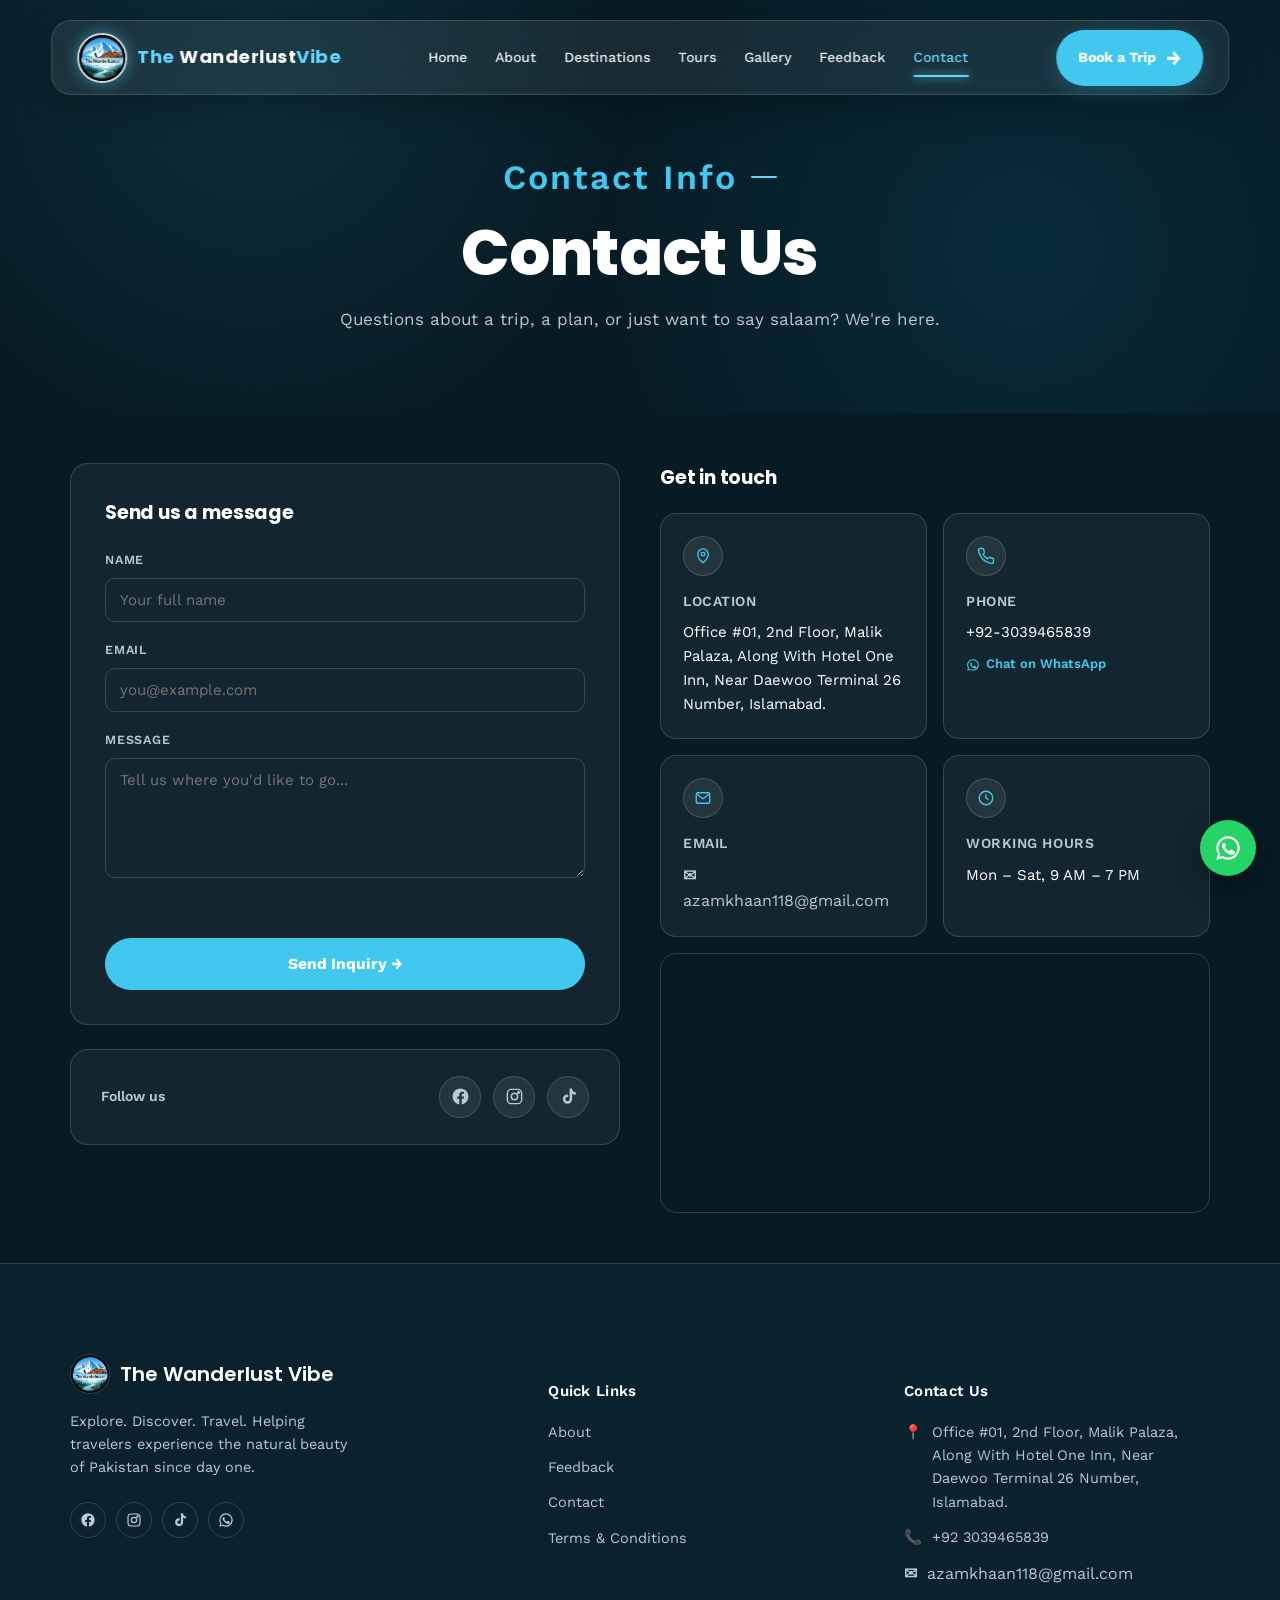
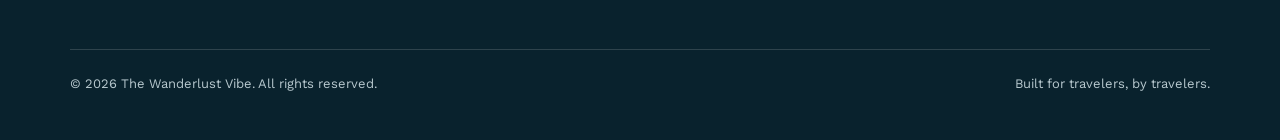
<file: contact.html>
<!DOCTYPE html>
<html lang="en">

<head>
  <meta charset="UTF-8">
  <meta name="viewport" content="width=device-width, initial-scale=1.0">
  <title>Contact | The Wanderlust Vibe</title>
  <meta name="description"
    content="Browse all The Wanderlust Vibe tour packages — filter by duration, destination and budget.">
  <link rel="preconnect" href="https://fonts.googleapis.com">
  <link rel="preconnect" href="https://fonts.gstatic.com" crossorigin>
  <link rel="icon" type="png" href="logo.png">
  <link
    href="https://fonts.googleapis.com/css2?family=Poppins:wght@400;500;600;700;800&family=Work+Sans:wght@400;500;600;700&display=swap"
    rel="stylesheet">
  <link rel="stylesheet" href="styles.css">
  <script src="animation-stats.js"></script>
</head>

<body>

  <header class="navbar">
    <a href="index.html" class="logo">
      <div class="logo-circle"><img src="logo.jpg" alt="The Wanderlust Vibe Logo"></div>
      <div class="logo-text"><span>The</span> Wanderlust<span>Vibe</span></div>
    </a>
    <nav class="nav-links" id="navLinks">
      <a href="index.html">Home</a>
      <a href="about.html">About</a>
      <a href="destinations.html">Destinations</a>
      <a href="tours.html">Tours</a>
      <a href="Gallery.html">Gallery</a>
      <a href="feedback.html">Feedback</a>
      <a href="contact.html" class="active">Contact</a>

    </nav>
    <div class="navbar-actions">
      <a href="tours.html" class="book-btn">Book a Trip <span>→</span></a>
      <button class="menu-btn" id="menuBtn" aria-label="Open Menu"><span></span><span></span><span></span></button>
    </div>
  </header>


  <!-- PAGE INTRO -->
  <section class="page-intro">
    <div class="wrap">
      <div class="trail">Contact Info</div>
      <h1>Contact Us</h1>
      <p class="sub">Questions about a trip, a plan, or just want to say salaam? We're here.</p>
    </div>
  </section>

  <!-- CONTACT GRID -->
  <section class="section">
    <div class="wrap">
      <div class="contact-grid">

        <!-- LEFT: FORM + FOLLOW US -->
        <div>
          <form class="contact-form-card" id="contactForm" novalidate>
            <h3>Send us a message</h3>
            <div class="field-group">
              <label for="name">Name</label>
              <input type="text" id="name" name="name" placeholder="Your full name">
            </div>
            <div class="field-group">
              <label for="email">Email</label>
              <input type="email" id="email" name="email" placeholder="you@example.com">
            </div>
            <div class="field-group">
              <label for="message">Message</label>
              <textarea id="message" name="message" placeholder="Tell us where you'd like to go..."></textarea>
            </div>
            <p class="form-msg" id="formMessage"></p>
            <button type="submit" class="btn btn-primary" style="width:100%; justify-content:center;">Send Inquiry →</button>
          </form>

          <div class="follow-box">
            <p>Follow us</p>
            <div class="icon-row">
              <a href="https://web.facebook.com/people/The-Wanderlustpk/100090912350162/?ref=PROFILE_EDIT_xav_ig_profile_page_web"
                target="_blank" rel="noopener" aria-label="Facebook">
                <svg viewBox="0 0 24 24" fill="currentColor">
                  <path
                    d="M22 12.06C22 6.5 17.52 2 12 2S2 6.5 2 12.06c0 5 3.66 9.15 8.44 9.94v-7.03H7.9v-2.91h2.54V9.85c0-2.5 1.49-3.89 3.78-3.89 1.1 0 2.24.2 2.24.2v2.46h-1.26c-1.24 0-1.63.77-1.63 1.56v1.88h2.78l-.44 2.91h-2.34V22c4.78-.79 8.44-4.94 8.44-9.94Z" />
                </svg>
              </a>
              <a href="https://www.instagram.com/the_wanderlust.pk/" target="_blank" rel="noopener"
                aria-label="Instagram">
                <svg viewBox="0 0 24 24" fill="none" stroke="currentColor" stroke-width="1.8">
                  <rect x="3" y="3" width="18" height="18" rx="5" />
                  <circle cx="12" cy="12" r="4" />
                  <circle cx="17.2" cy="6.8" r="1" />
                </svg>
              </a>
              <a href="https://www.tiktok.com/@thewanderlust.pk" target="_blank" rel="noopener" aria-label="TikTok">
                <svg viewBox="0 0 24 24" fill="currentColor">
                  <path
                    d="M16.5 2h-3.1v13.3c0 1.5-1.2 2.7-2.7 2.7a2.7 2.7 0 0 1-2.7-2.7 2.7 2.7 0 0 1 2.7-2.7c.3 0 .6 0 .9.1v-3.2a5.9 5.9 0 0 0-.9-.1A5.9 5.9 0 0 0 4.8 15.3a5.9 5.9 0 0 0 5.9 5.9 5.9 5.9 0 0 0 5.9-5.9V8.4a8 8 0 0 0 4.6 1.4V6.7a4.9 4.9 0 0 1-4.7-4.7Z" />
                </svg>
              </a>
            </div>
          </div>
        </div>

        <!-- RIGHT: GET IN TOUCH -->
        <div class="get-in-touch">
          <h3>Get in touch</h3>
          <div class="touch-grid">
            <div class="touch-card">
              <div class="ic-circle"><svg viewBox="0 0 24 24" fill="none" stroke="currentColor" stroke-width="1.8">
                  <path d="M12 21s-7-6.1-7-11.5A7 7 0 0 1 12 2.5a7 7 0 0 1 7 7C19 14.9 12 21 12 21Z" />
                  <circle cx="12" cy="9.5" r="2.4" />
                </svg></div>
              <h4>Location</h4>
              <p>Office #01, 2nd Floor, Malik Palaza,
                Along With Hotel One Inn, Near Daewoo Terminal 26 Number, Islamabad.</p>
            </div>
            <div class="touch-card">
              <div class="ic-circle"><svg viewBox="0 0 24 24" fill="none" stroke="currentColor" stroke-width="1.8">
                  <path
                    d="M22 16.9v3a2 2 0 0 1-2.2 2 19.8 19.8 0 0 1-8.6-3.1 19.5 19.5 0 0 1-6-6A19.8 19.8 0 0 1 2.1 4.2 2 2 0 0 1 4.1 2h3a2 2 0 0 1 2 1.7c.1.9.3 1.8.6 2.7a2 2 0 0 1-.5 2.1L8 9.8a16 16 0 0 0 6 6l1.3-1.3a2 2 0 0 1 2.1-.5c.9.3 1.8.5 2.7.6a2 2 0 0 1 1.9 2.3Z" />
                </svg></div>
              <h4>Phone</h4>
              <p><a href="tel:+923039465839">+92-3039465839</a></p>
              <a class="wa-link" href="https://wa.me/923039465839" target="_blank" rel="noopener">
                <svg viewBox="0 0 24 24" fill="currentColor">
                  <path
                    d="M12 2a10 10 0 0 0-8.6 15.1L2 22l5.1-1.3A10 10 0 1 0 12 2Zm0 18.2a8.2 8.2 0 0 1-4.2-1.1l-.3-.2-3 .8.8-2.9-.2-.3A8.2 8.2 0 1 1 12 20.2Zm4.5-6.1c-.2-.1-1.5-.7-1.7-.8-.2-.1-.4-.1-.6.1-.2.2-.7.8-.8 1-.2.2-.3.2-.5.1a6.7 6.7 0 0 1-2-1.2 7.4 7.4 0 0 1-1.4-1.7c-.1-.2 0-.4.1-.5l.4-.4c.1-.1.2-.3.2-.4.1-.2 0-.3 0-.5l-.7-1.7c-.2-.4-.4-.4-.6-.4h-.5c-.2 0-.5.1-.7.3-.2.2-.9.9-.9 2.2s1 2.6 1.1 2.7c.1.2 2 3 4.7 4.2.7.3 1.2.5 1.6.6.7.2 1.3.2 1.8.1.5-.1 1.5-.6 1.7-1.2.2-.6.2-1.1.2-1.2-.1-.1-.2-.2-.5-.3Z" />
                </svg>
                Chat on WhatsApp
              </a>
            </div>
            <div class="touch-card">
              <div class="ic-circle"><svg viewBox="0 0 24 24" fill="none" stroke="currentColor" stroke-width="1.8">
                  <rect x="3" y="5" width="18" height="14" rx="2" />
                  <path d="m4 7 8 6 8-6" />
                </svg></div>
              <h4>Email</h4>
              <a href="https://mail.google.com/mail/?view=cm&fs=1&to=azamkhaan118@gmail.com" target="_blank"
              rel="noopener">
              <strong>✉</strong>&nbsp; azamkhaan118@gmail.com
            </a>
            </div>
            <div class="touch-card">
              <div class="ic-circle"><svg viewBox="0 0 24 24" fill="none" stroke="currentColor" stroke-width="1.8">
                  <circle cx="12" cy="12" r="9" />
                  <path d="M12 7v5l3.2 2" />
                </svg></div>
              <h4>Working Hours</h4>
              <p>Mon – Sat, 9 AM – 7 PM</p>
            </div>
          </div>
          <div class="map-box">
            <iframe
              src="https://www.google.com/maps/embed?pb=!1m18!1m12!1m3!1d335.2495237350715!2d72.95293637130467!3d33.62323962789582!2m3!1f0!2f0!3f0!3m2!1i1024!2i768!4f13.1!3m3!1m2!1s0x38df96566ef5ffcd%3A0xf87950eac8fbfb80!2sHotel%20One%20Inn!5e0!3m2!1sen!2s!4v1788839474891!5m2!1sen!2s"
              width="600" height="450" style="border:0;" allowfullscreen="" loading="lazy"
              referrerpolicy="strict-origin-when-cross-origin" title="The Wanderlust Vibe location map"></iframe>
          </div>
        </div>

      </div>
    </div>
  </section>

  <!-- FOOTER -->
  <footer id="contact">
    <div class="wrap">
      <div class="footer-grid">
        <div>
          <div class="footer-logo"><span class="logo-mark"><img src="logo.jpg" alt="The Wanderlust Vibe logo"></span>The
            Wanderlust Vibe</div>
          <p class="tag">Explore. Discover. Travel. Helping travelers experience the natural beauty of Pakistan since
            day one.</p>
          <div class="social-row">
            <a href="https://web.facebook.com/people/The-Wanderlustpk/100090912350162/?ref=PROFILE_EDIT_xav_ig_profile_page_web"
              target="_blank" rel="noopener" aria-label="Facebook">
              <svg viewBox="0 0 24 24" width="16" height="16" fill="currentColor">
                <path
                  d="M22 12.06C22 6.5 17.52 2 12 2S2 6.5 2 12.06c0 5 3.66 9.15 8.44 9.94v-7.03H7.9v-2.91h2.54V9.85c0-2.5 1.49-3.89 3.78-3.89 1.1 0 2.24.2 2.24.2v2.46h-1.26c-1.24 0-1.63.77-1.63 1.56v1.88h2.78l-.44 2.91h-2.34V22c4.78-.79 8.44-4.94 8.44-9.94Z" />
              </svg>
            </a>
            <a href="https://www.instagram.com/the_wanderlust.pk/" target="_blank" rel="noopener"
              aria-label="Instagram">
              <svg viewBox="0 0 24 24" width="16" height="16" fill="none" stroke="currentColor" stroke-width="1.8">
                <rect x="3" y="3" width="18" height="18" rx="5" />
                <circle cx="12" cy="12" r="4" />
                <circle cx="17.2" cy="6.8" r="1" />
              </svg>
            </a>
            <a href="https://www.tiktok.com/@thewanderlust.pk?_r=1&_t=ZN-99Yzkz6ERDq" target="_blank" rel="noopener"
              aria-label="TikTok">
              <svg viewBox="0 0 24 24" width="16" height="16" fill="currentColor">
                <path
                  d="M16.5 2h-3.1v13.3c0 1.5-1.2 2.7-2.7 2.7a2.7 2.7 0 0 1-2.7-2.7 2.7 2.7 0 0 1 2.7-2.7c.3 0 .6 0 .9.1v-3.2a5.9 5.9 0 0 0-.9-.1A5.9 5.9 0 0 0 4.8 15.3a5.9 5.9 0 0 0 5.9 5.9 5.9 5.9 0 0 0 5.9-5.9V8.4a8 8 0 0 0 4.6 1.4V6.7a4.9 4.9 0 0 1-4.7-4.7Z" />
              </svg>
            </a>
            <a href="https://wa.me/923039465839" target="_blank" rel="noopener" aria-label="WhatsApp">
              <svg viewBox="0 0 24 24" width="16" height="16" fill="currentColor">
                <path
                  d="M12 2a10 10 0 0 0-8.6 15.1L2 22l5.1-1.3A10 10 0 1 0 12 2Zm0 18.2a8.2 8.2 0 0 1-4.2-1.1l-.3-.2-3 .8.8-2.9-.2-.3A8.2 8.2 0 1 1 12 20.2Zm4.5-6.1c-.2-.1-1.5-.7-1.7-.8-.2-.1-.4-.1-.6.1-.2.2-.7.8-.8 1-.2.2-.3.2-.5.1a6.7 6.7 0 0 1-2-1.2 7.4 7.4 0 0 1-1.4-1.7c-.1-.2 0-.4.1-.5l.4-.4c.1-.1.2-.3.2-.4.1-.2 0-.3 0-.5l-.7-1.7c-.2-.4-.4-.4-.6-.4h-.5c-.2 0-.5.1-.7.3-.2.2-.9.9-.9 2.2s1 2.6 1.1 2.7c.1.2 2 3 4.7 4.2.7.3 1.2.5 1.6.6.7.2 1.3.2 1.8.1.5-.1 1.5-.6 1.7-1.2.2-.6.2-1.1.2-1.2-.1-.1-.2-.2-.5-.3Z" />
              </svg>
            </a>
          </div>
        </div>
        <div>
          <h5>Quick Links</h5>
          <ul>
            <li><a href="about.html">About</a></li>
            <li><a href="feedback.html" id="feedback">Feedback</a></li>
            <li><a href="contact.html">Contact</a></li>
            <li><a href="terms.html" target="_blank"> Terms & Conditions </a></li>
          </ul>
        </div>
        <div>
          <h5>Contact Us</h5>
          <ul class="contact-list">
            <li><span class="ic">📍</span> Office #01, 2nd Floor, Malik Palaza,
              Along With Hotel One Inn, Near Daewoo Terminal 26 Number, Islamabad. </li>
            <li><span class="ic">📞</span> +92 3039465839</li>
            <a href="https://mail.google.com/mail/?view=cm&fs=1&to=azamkhaan118@gmail.com" target="_blank"
              rel="noopener">
              <strong>✉</strong>&nbsp; azamkhaan118@gmail.com
            </a>
            <li>
          </ul>
        </div>
      </div>

      <button class="top-btn" id="topBtn" aria-label="Back to top">↑</button>
      <a href="https://wa.me/923039465839" target="_blank" rel="noopener" class="wa-float"
        aria-label="Chat on WhatsApp"><svg viewBox="0 0 24 24" fill="currentColor">
          <path
            d="M12 2a10 10 0 0 0-8.6 15.1L2 22l5.1-1.3A10 10 0 1 0 12 2Zm0 18.2a8.2 8.2 0 0 1-4.2-1.1l-.3-.2-3 .8.8-2.9-.2-.3A8.2 8.2 0 1 1 12 20.2Zm4.5-6.1c-.2-.1-1.5-.7-1.7-.8-.2-.1-.4-.1-.6.1-.2.2-.7.8-.8 1-.2.2-.3.2-.5.1a6.7 6.7 0 0 1-2-1.2 7.4 7.4 0 0 1-1.4-1.7c-.1-.2 0-.4.1-.5l.4-.4c.1-.1.2-.3.2-.4.1-.2 0-.3 0-.5l-.7-1.7c-.2-.4-.4-.4-.6-.4h-.5c-.2 0-.5.1-.7.3-.2.2-.9.9-.9 2.2s1 2.6 1.1 2.7c.1.2 2 3 4.7 4.2.7.3 1.2.5 1.6.6.7.2 1.3.2 1.8.1.5-.1 1.5-.6 1.7-1.2.2-.6.2-1.1.2-1.2-.1-.1-.2-.2-.5-.3Z" />
        </svg></a>

      <div class="footer-bottom">
        <span>© 2026 The Wanderlust Vibe. All rights reserved.</span>
        <span>Built for travelers, by travelers.</span>
      </div>
  </footer>
  <script src="common.js"></script>
  <script>
    // Point this at your deployed backend URL in production.
    const API_BASE = "https://wanderlust-backend-lyart.vercel.app/api";

    const contactForm = document.getElementById("contactForm");
    const formMessage = document.getElementById("formMessage");

    contactForm.addEventListener("submit", async (event) => {
      event.preventDefault();
      const name = document.getElementById("name").value.trim();
      const email = document.getElementById("email").value.trim();
      const message = document.getElementById("message").value.trim();

      if (!name || !email || !message) {
        formMessage.textContent = "Please fill in all fields.";
        formMessage.style.color = "#ff8a8a";
        return;
      }

      try {
        const res = await fetch(`${API_BASE}/contact`, {
          method: "POST",
          headers: { "Content-Type": "application/json" },
          body: JSON.stringify({ name, email, message }),
        });
        const data = await res.json();
        formMessage.textContent = data.message || (res.ok ? "Thank you! Your inquiry has been received." : "Something went wrong. Please try again.");
        formMessage.style.color = res.ok ? "var(--cyan)" : "#ff8a8a";
        if (res.ok) contactForm.reset();
      } catch (err) {
        formMessage.textContent = "Something went wrong. Please try again.";
        formMessage.style.color = "#ff8a8a";
      }
    });
  </script>
</body>

</html>
</file>
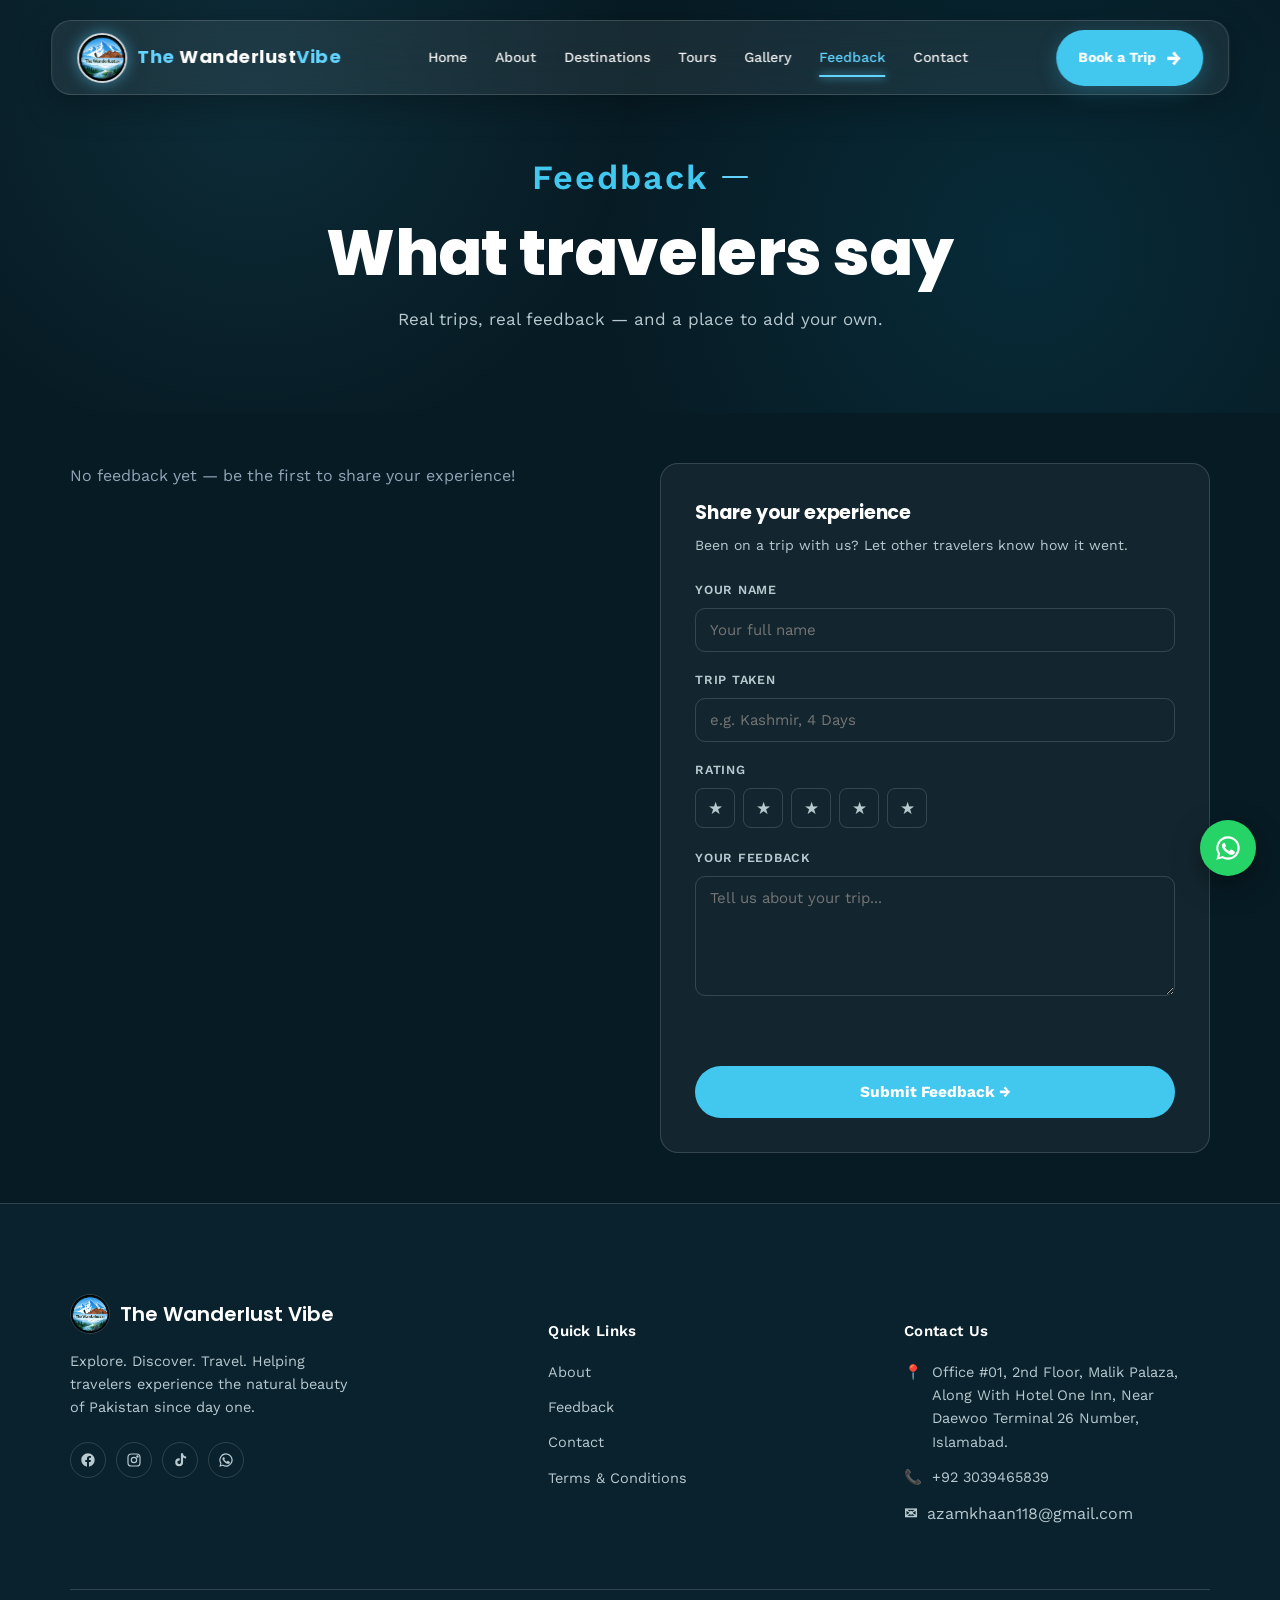
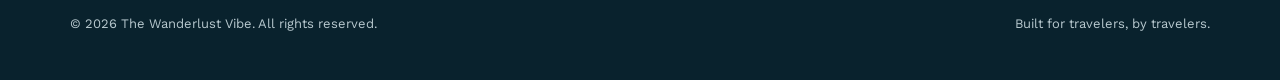
<file: feedback.html>
<!DOCTYPE html>
<html lang="en">

<head>
  <meta charset="UTF-8">
  <meta name="viewport" content="width=device-width, initial-scale=1.0">
  <title>Feedback | The Wanderlust Vibe</title>
  <meta name="description"
    content="Browse all The Wanderlust Vibe tour packages — filter by duration, destination and budget.">
  <link rel="preconnect" href="https://fonts.googleapis.com">
  <link rel="preconnect" href="https://fonts.gstatic.com" crossorigin>
  <link rel="icon" type="png" href="logo.png">
  <link
    href="https://fonts.googleapis.com/css2?family=Poppins:wght@400;500;600;700;800&family=Work+Sans:wght@400;500;600;700&display=swap"
    rel="stylesheet">
  <link rel="stylesheet" href="styles.css">
  <script src="animation-stats.js"></script>
</head>

<body>

  <header class="navbar">
    <a href="index.html" class="logo">
      <div class="logo-circle"><img src="logo.jpg" alt="The Wanderlust Vibe Logo"></div>
      <div class="logo-text"><span>The</span> Wanderlust<span>Vibe</span></div>
    </a>
    <nav class="nav-links" id="navLinks">
      <a href="index.html">Home</a>
      <a href="about.html">About</a>
      <a href="destinations.html">Destinations</a>
      <a href="tours.html">Tours</a>
      <a href="Gallery.html">Gallery</a>
      <a href="feedback.html" class="active">Feedback</a>
      <a href="contact.html">Contact</a>

    </nav>
    <div class="navbar-actions">
      <a href="tours.html" class="book-btn">Book a Trip <span>→</span></a>
      <button class="menu-btn" id="menuBtn" aria-label="Open Menu"><span></span><span></span><span></span></button>
    </div>
  </header>

  <!-- PAGE INTRO -->
  <section class="page-intro">
    <div class="wrap">
      <div class="trail" style="justify-content:center">Feedback</div>
      <h1>What travelers say</h1>
      <p class="sub">Real trips, real feedback — and a place to add your own.</p>
    </div>
  </section>

  <section class="section">
    <div class="wrap">
      <div class="feedback-layout">

        <!-- LEFT: FEEDBACK LIST -->
        <div>
          <div class="feedback-list" id="feedbackList"></div>
        </div>

        <!-- RIGHT: SUBMIT FORM -->
        <div>
          <form class="feedback-form-card" id="feedbackForm" novalidate>
            <h3>Share your experience</h3>
            <p>Been on a trip with us? Let other travelers know how it went.</p>

            <div class="field-group">
              <label for="fbName">Your Name</label>
              <input type="text" id="fbName" placeholder="Your full name">
            </div>
            <div class="field-group">
              <label for="fbTrip">Trip Taken</label>
              <input type="text" id="fbTrip" placeholder="e.g. Kashmir, 4 Days">
            </div>
            <div class="field-group">
              <label>Rating</label>
              <div class="rating-input" id="ratingInput">
                <button type="button" data-star="1">★</button>
                <button type="button" data-star="2">★</button>
                <button type="button" data-star="3">★</button>
                <button type="button" data-star="4">★</button>
                <button type="button" data-star="5">★</button>
              </div>
            </div>
            <div class="field-group">
              <label for="fbMessage">Your Feedback</label>
              <textarea id="fbMessage" placeholder="Tell us about your trip..."></textarea>
            </div>
            <p class="form-msg" id="fbFormMessage"></p>
            <button type="submit" class="btn btn-primary" style="width:100%; justify-content:center;">Submit Feedback
              →</button>
          </form>
        </div>

      </div>
    </div>
  </section>

  <!-- FOOTER -->
  <footer id="contact">
    <div class="wrap">
      <div class="footer-grid">
        <div>
          <div class="footer-logo"><span class="logo-mark"><img src="logo.jpg" alt="The Wanderlust Vibe logo"></span>The
            Wanderlust Vibe</div>
          <p class="tag">Explore. Discover. Travel. Helping travelers experience the natural beauty of Pakistan since
            day one.</p>
          <div class="social-row">
            <a href="https://web.facebook.com/people/The-Wanderlustpk/100090912350162/?ref=PROFILE_EDIT_xav_ig_profile_page_web"
              target="_blank" rel="noopener" aria-label="Facebook">
              <svg viewBox="0 0 24 24" width="16" height="16" fill="currentColor">
                <path
                  d="M22 12.06C22 6.5 17.52 2 12 2S2 6.5 2 12.06c0 5 3.66 9.15 8.44 9.94v-7.03H7.9v-2.91h2.54V9.85c0-2.5 1.49-3.89 3.78-3.89 1.1 0 2.24.2 2.24.2v2.46h-1.26c-1.24 0-1.63.77-1.63 1.56v1.88h2.78l-.44 2.91h-2.34V22c4.78-.79 8.44-4.94 8.44-9.94Z" />
              </svg>
            </a>
            <a href="https://www.instagram.com/the_wanderlust.pk/" target="_blank" rel="noopener"
              aria-label="Instagram">
              <svg viewBox="0 0 24 24" width="16" height="16" fill="none" stroke="currentColor" stroke-width="1.8">
                <rect x="3" y="3" width="18" height="18" rx="5" />
                <circle cx="12" cy="12" r="4" />
                <circle cx="17.2" cy="6.8" r="1" />
              </svg>
            </a>
            <a href="https://www.tiktok.com/@thewanderlust.pk?_r=1&_t=ZN-99Yzkz6ERDq" target="_blank" rel="noopener"
              aria-label="TikTok">
              <svg viewBox="0 0 24 24" width="16" height="16" fill="currentColor">
                <path
                  d="M16.5 2h-3.1v13.3c0 1.5-1.2 2.7-2.7 2.7a2.7 2.7 0 0 1-2.7-2.7 2.7 2.7 0 0 1 2.7-2.7c.3 0 .6 0 .9.1v-3.2a5.9 5.9 0 0 0-.9-.1A5.9 5.9 0 0 0 4.8 15.3a5.9 5.9 0 0 0 5.9 5.9 5.9 5.9 0 0 0 5.9-5.9V8.4a8 8 0 0 0 4.6 1.4V6.7a4.9 4.9 0 0 1-4.7-4.7Z" />
              </svg>
            </a>
            <a href="https://wa.me/923039465839" target="_blank" rel="noopener" aria-label="WhatsApp">
              <svg viewBox="0 0 24 24" width="16" height="16" fill="currentColor">
                <path
                  d="M12 2a10 10 0 0 0-8.6 15.1L2 22l5.1-1.3A10 10 0 1 0 12 2Zm0 18.2a8.2 8.2 0 0 1-4.2-1.1l-.3-.2-3 .8.8-2.9-.2-.3A8.2 8.2 0 1 1 12 20.2Zm4.5-6.1c-.2-.1-1.5-.7-1.7-.8-.2-.1-.4-.1-.6.1-.2.2-.7.8-.8 1-.2.2-.3.2-.5.1a6.7 6.7 0 0 1-2-1.2 7.4 7.4 0 0 1-1.4-1.7c-.1-.2 0-.4.1-.5l.4-.4c.1-.1.2-.3.2-.4.1-.2 0-.3 0-.5l-.7-1.7c-.2-.4-.4-.4-.6-.4h-.5c-.2 0-.5.1-.7.3-.2.2-.9.9-.9 2.2s1 2.6 1.1 2.7c.1.2 2 3 4.7 4.2.7.3 1.2.5 1.6.6.7.2 1.3.2 1.8.1.5-.1 1.5-.6 1.7-1.2.2-.6.2-1.1.2-1.2-.1-.1-.2-.2-.5-.3Z" />
              </svg>
            </a>
          </div>
        </div>
        <div>
          <h5>Quick Links</h5>
          <ul>
            <li><a href="about.html">About</a></li>
            <li><a href="feedback.html" id="feedback">Feedback</a></li>
            <li><a href="contact.html">Contact</a></li>
            <li><a href="terms.html" target="_blank"> Terms & Conditions </a></li>
          </ul>
        </div>
        <div>
          <h5>Contact Us</h5>
          <ul class="contact-list">
            <li><span class="ic">📍</span> Office #01, 2nd Floor, Malik Palaza,
              Along With Hotel One Inn, Near Daewoo Terminal 26 Number, Islamabad. </li>
            <li><span class="ic">📞</span> +92 3039465839</li>
            <a href="https://mail.google.com/mail/?view=cm&fs=1&to=azamkhaan118@gmail.com" target="_blank"
              rel="noopener">
              <strong>✉</strong>&nbsp; azamkhaan118@gmail.com
            </a>
            <li>
          </ul>
        </div>
      </div>

      <button class="top-btn" id="topBtn" aria-label="Back to top">↑</button>
      <a href="https://wa.me/923039465839" target="_blank" rel="noopener" class="wa-float"
        aria-label="Chat on WhatsApp"><svg viewBox="0 0 24 24" fill="currentColor">
          <path
            d="M12 2a10 10 0 0 0-8.6 15.1L2 22l5.1-1.3A10 10 0 1 0 12 2Zm0 18.2a8.2 8.2 0 0 1-4.2-1.1l-.3-.2-3 .8.8-2.9-.2-.3A8.2 8.2 0 1 1 12 20.2Zm4.5-6.1c-.2-.1-1.5-.7-1.7-.8-.2-.1-.4-.1-.6.1-.2.2-.7.8-.8 1-.2.2-.3.2-.5.1a6.7 6.7 0 0 1-2-1.2 7.4 7.4 0 0 1-1.4-1.7c-.1-.2 0-.4.1-.5l.4-.4c.1-.1.2-.3.2-.4.1-.2 0-.3 0-.5l-.7-1.7c-.2-.4-.4-.4-.6-.4h-.5c-.2 0-.5.1-.7.3-.2.2-.9.9-.9 2.2s1 2.6 1.1 2.7c.1.2 2 3 4.7 4.2.7.3 1.2.5 1.6.6.7.2 1.3.2 1.8.1.5-.1 1.5-.6 1.7-1.2.2-.6.2-1.1.2-1.2-.1-.1-.2-.2-.5-.3Z" />
        </svg></a>

      <div class="footer-bottom">
        <span>© 2026 The Wanderlust Vibe. All rights reserved.</span>
        <span>Built for travelers, by travelers.</span>
      </div>
  </footer>

  <script src="feedback-page.js"></script>
  <script src="common.js"></script>
</body>

</html>
</file>
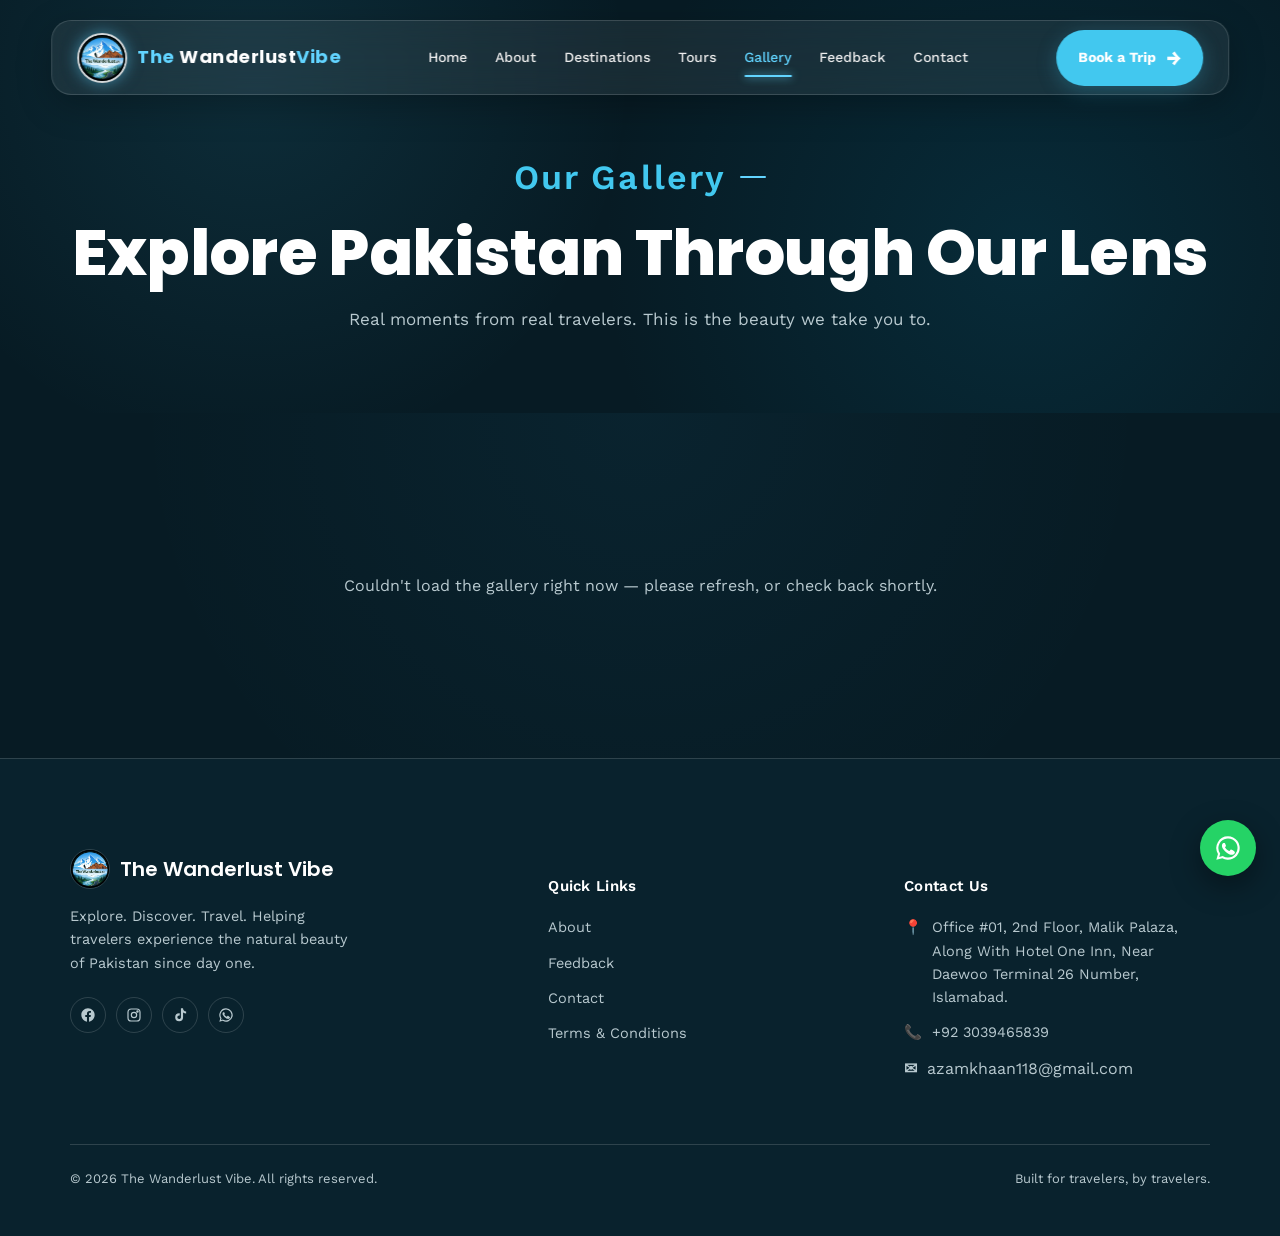
<file: Gallery.html>
<!DOCTYPE html>
<html lang="en">

<head>
    <meta charset="UTF-8">
    <meta name="viewport" content="width=device-width, initial-scale=1.0">
    <title>Gallery | The Wanderlust Vibe</title>
    <meta name="description"
        content="Explore Pakistan's most beautiful destinations through our gallery - Hunza, Skardu, Naran, Swat and more.">
    <link rel="icon" type="image/png" href="logo.png">
    <link
        href="https://fonts.googleapis.com/css2?family=Poppins:wght@400;600;700;800&family=Work+Sans:wght@400;500;600&display=swap"
        rel="stylesheet">
    <link rel="stylesheet" href="styles.css">
     <link rel="stylesheet" href="gallery-styles.css">
     <script src="animation-stats.js"></script>
</head>

<body>

    <!-- NAVBAR - Copy from your other pages -->
    <header class="navbar">
        <a href="index.html" class="logo">
            <div class="logo-circle"><img src="logo.jpg" alt="The Wanderlust Vibe Logo"></div>
            <div class="logo-text"><span>The</span> Wanderlust<span>Vibe</span></div>
        </a>
        <nav class="nav-links" id="navLinks">
            <a href="index.html">Home</a>
            <a href="about.html">About</a>
            <a href="destinations.html">Destinations</a>
            <a href="tours.html">Tours</a>
            <a href="gallery.html" class="active">Gallery</a> <!-- Active -->
            <a href="feedback.html">Feedback</a>
            <a href="contact.html">Contact</a>
        </nav>
        <div class="navbar-actions">
            <a href="tours.html" class="book-btn">Book a Trip <span>→</span></a>
            <button class="menu-btn" id="menuBtn"><span></span><span></span><span></span></button>
        </div>
    </header>

    <!-- PAGE INTRO -->
    <section class="page-intro">
        <div class="wrap">
            <div class="trail">Our Gallery</div>
            <h1>Explore Pakistan Through Our Lens</h1>
            <p class="sub">Real moments from real travelers. This is the beauty we take you to.</p>
        </div>
    </section>

    <!-- GALLERY SECTIONS -->
    <section class="section gallery-section">
        <div class="wrap" id="galleryWrap">
            <!-- groups injected by script, populated live from the API -->
            <p id="galleryStatus" style="text-align:center; padding: 60px 20px; color: var(--soft, #94a3b8);">
                Loading gallery…
            </p>
        </div>
    </section>
     <!-- FOOTER -->
  <footer id="contact">
    <div class="wrap">
      <div class="footer-grid">
        <div>
          <div class="footer-logo"><span class="logo-mark"><img src="logo.jpg" alt="The Wanderlust Vibe logo"></span>The
            Wanderlust Vibe</div>
          <p class="tag">Explore. Discover. Travel. Helping travelers experience the natural beauty of Pakistan since
            day one.</p>
          <div class="social-row">
            <a href="https://web.facebook.com/people/The-Wanderlustpk/100090912350162/?ref=PROFILE_EDIT_xav_ig_profile_page_web"
              target="_blank" rel="noopener" aria-label="Facebook">
              <svg viewBox="0 0 24 24" width="16" height="16" fill="currentColor">
                <path
                  d="M22 12.06C22 6.5 17.52 2 12 2S2 6.5 2 12.06c0 5 3.66 9.15 8.44 9.94v-7.03H7.9v-2.91h2.54V9.85c0-2.5 1.49-3.89 3.78-3.89 1.1 0 2.24.2 2.24.2v2.46h-1.26c-1.24 0-1.63.77-1.63 1.56v1.88h2.78l-.44 2.91h-2.34V22c4.78-.79 8.44-4.94 8.44-9.94Z" />
              </svg>
            </a>
            <a href="https://www.instagram.com/the_wanderlust.pk/" target="_blank" rel="noopener"
              aria-label="Instagram">
              <svg viewBox="0 0 24 24" width="16" height="16" fill="none" stroke="currentColor" stroke-width="1.8">
                <rect x="3" y="3" width="18" height="18" rx="5" />
                <circle cx="12" cy="12" r="4" />
                <circle cx="17.2" cy="6.8" r="1" />
              </svg>
            </a>
            <a href="https://www.tiktok.com/@thewanderlust.pk" target="_blank" rel="noopener"
              aria-label="TikTok">
              <svg viewBox="0 0 24 24" width="16" height="16" fill="currentColor">
                <path
                  d="M16.5 2h-3.1v13.3c0 1.5-1.2 2.7-2.7 2.7a2.7 2.7 0 0 1-2.7-2.7 2.7 2.7 0 0 1 2.7-2.7c.3 0 .6 0 .9.1v-3.2a5.9 5.9 0 0 0-.9-.1A5.9 5.9 0 0 0 4.8 15.3a5.9 5.9 0 0 0 5.9 5.9 5.9 5.9 0 0 0 5.9-5.9V8.4a8 8 0 0 0 4.6 1.4V6.7a4.9 4.9 0 0 1-4.7-4.7Z" />
              </svg>
            </a>
            <a href="https://wa.me/923039465839" target="_blank" rel="noopener" aria-label="WhatsApp">
              <svg viewBox="0 0 24 24" width="16" height="16" fill="currentColor">
                <path
                  d="M12 2a10 10 0 0 0-8.6 15.1L2 22l5.1-1.3A10 10 0 1 0 12 2Zm0 18.2a8.2 8.2 0 0 1-4.2-1.1l-.3-.2-3 .8.8-2.9-.2-.3A8.2 8.2 0 1 1 12 20.2Zm4.5-6.1c-.2-.1-1.5-.7-1.7-.8-.2-.1-.4-.1-.6.1-.2.2-.7.8-.8 1-.2.2-.3.2-.5.1a6.7 6.7 0 0 1-2-1.2 7.4 7.4 0 0 1-1.4-1.7c-.1-.2 0-.4.1-.5l.4-.4c.1-.1.2-.3.2-.4.1-.2 0-.3 0-.5l-.7-1.7c-.2-.4-.4-.4-.6-.4h-.5c-.2 0-.5.1-.7.3-.2.2-.9.9-.9 2.2s1 2.6 1.1 2.7c.1.2 2 3 4.7 4.2.7.3 1.2.5 1.6.6.7.2 1.3.2 1.8.1.5-.1 1.5-.6 1.7-1.2.2-.6.2-1.1.2-1.2-.1-.1-.2-.2-.5-.3Z" />
              </svg>
            </a>
          </div>
        </div>
        <div>
          <h5>Quick Links</h5>
          <ul>
            <li><a href="about.html">About</a></li>
            <li><a href="feedback.html" id="feedback">Feedback</a></li>
            <li><a href="contact.html">Contact</a></li>
            <li><a href="terms.html" target="_blank"> Terms & Conditions </a></li>
          </ul>
        </div>
        <div>
          <h5>Contact Us</h5>
          <ul class="contact-list">
            <li><span class="ic">📍</span> Office #01, 2nd Floor, Malik Palaza,
              Along With Hotel One Inn, Near Daewoo Terminal 26 Number, Islamabad. </li>
            <li><span class="ic">📞</span> +92 3039465839</li>
            <a href="https://mail.google.com/mail/?view=cm&fs=1&to=azamkhaan118@gmail.com" target="_blank"
              rel="noopener">
              <strong>✉</strong>&nbsp;  azamkhaan118@gmail.com
            </a>
            <li>
          </ul>
        </div>
      </div>

      <button class="top-btn" id="topBtn" aria-label="Back to top">↑</button>
      <a href="https://wa.me/923039465839" target="_blank" rel="noopener" class="wa-float"
        aria-label="Chat on WhatsApp"><svg viewBox="0 0 24 24" fill="currentColor">
          <path
            d="M12 2a10 10 0 0 0-8.6 15.1L2 22l5.1-1.3A10 10 0 1 0 12 2Zm0 18.2a8.2 8.2 0 0 1-4.2-1.1l-.3-.2-3 .8.8-2.9-.2-.3A8.2 8.2 0 1 1 12 20.2Zm4.5-6.1c-.2-.1-1.5-.7-1.7-.8-.2-.1-.4-.1-.6.1-.2.2-.7.8-.8 1-.2.2-.3.2-.5.1a6.7 6.7 0 0 1-2-1.2 7.4 7.4 0 0 1-1.4-1.7c-.1-.2 0-.4.1-.5l.4-.4c.1-.1.2-.3.2-.4.1-.2 0-.3 0-.5l-.7-1.7c-.2-.4-.4-.4-.6-.4h-.5c-.2 0-.5.1-.7.3-.2.2-.9.9-.9 2.2s1 2.6 1.1 2.7c.1.2 2 3 4.7 4.2.7.3 1.2.5 1.6.6.7.2 1.3.2 1.8.1.5-.1 1.5-.6 1.7-1.2.2-.6.2-1.1.2-1.2-.1-.1-.2-.2-.5-.3Z" />
        </svg></a>

      <div class="footer-bottom">
        <span>© 2026 The Wanderlust Vibe. All rights reserved.</span>
        <span>Built for travelers, by travelers.</span>
      </div>
    </footer>

    <script src="common.js"></script>
    <script>
        // All gallery photos now come live from the backend — no static
        // fallback. Point this at your deployed backend URL in production.
        const API_BASE = "https://wanderlust-backend-lyart.vercel.app/api";

        // Human-readable titles for known destination slugs.
        const DEST_TITLES = {
            skardu: "Skardu",
            naran: "Naran & Kaghan",
            kashmir: "Kashmir",
            hunza: "Hunza",
            swat: "Swat",
            kumrat: "Kumrat Valley",
            astore: "Astore Valley"
        };

        const wrap = document.getElementById("galleryWrap");

        function galleryGroupHTML(slug, items) {
            const title = DEST_TITLES[slug] || (slug.charAt(0).toUpperCase() + slug.slice(1));
            const itemsHTML = items.map((item, i) => {
                const img = item.image_url || item.imageUrl || item.image || item.url || "";
                const badge = item.badge || item.caption || "";
                const tall = i === 0 ? " tall" : "";
                return `
                    <div class="gallery-item${tall}">
                        <img src="${img}" alt="${(item.caption || title).replace(/"/g, '&quot;')}">
                        ${badge ? `<span class="badge">${badge}</span>` : ""}
                    </div>`;
            }).join("");
            return `
                <div class="destination-group" id="${slug}">
                    <h2 class="dest-title">${title}</h2>
                    <div class="masonry-gallery">${itemsHTML}</div>
                </div>`;
        }

        function showStatus(text) {
            wrap.innerHTML = `<p id="galleryStatus" style="text-align:center; padding: 60px 20px; color: var(--soft, #94a3b8);">${text}</p>`;
        }

        async function loadGallery() {
            try {
                const res = await fetch(`${API_BASE}/gallery`);
                if (!res.ok) throw new Error("Gallery request failed");
                const data = await res.json();
                const groups = data.groups || {};
                const slugs = Object.keys(groups).filter(slug => (groups[slug] || []).length > 0);

                if (slugs.length === 0) {
                    showStatus("No gallery photos available right now. Please check back soon.");
                    return;
                }

                wrap.innerHTML = slugs.map(slug => galleryGroupHTML(slug, groups[slug])).join("");
            } catch (err) {
                console.error("Failed to load gallery:", err);
                showStatus("Couldn't load the gallery right now — please refresh, or check back shortly.");
            }
        }
        loadGallery();
    </script>
</body>

</html>
</file>
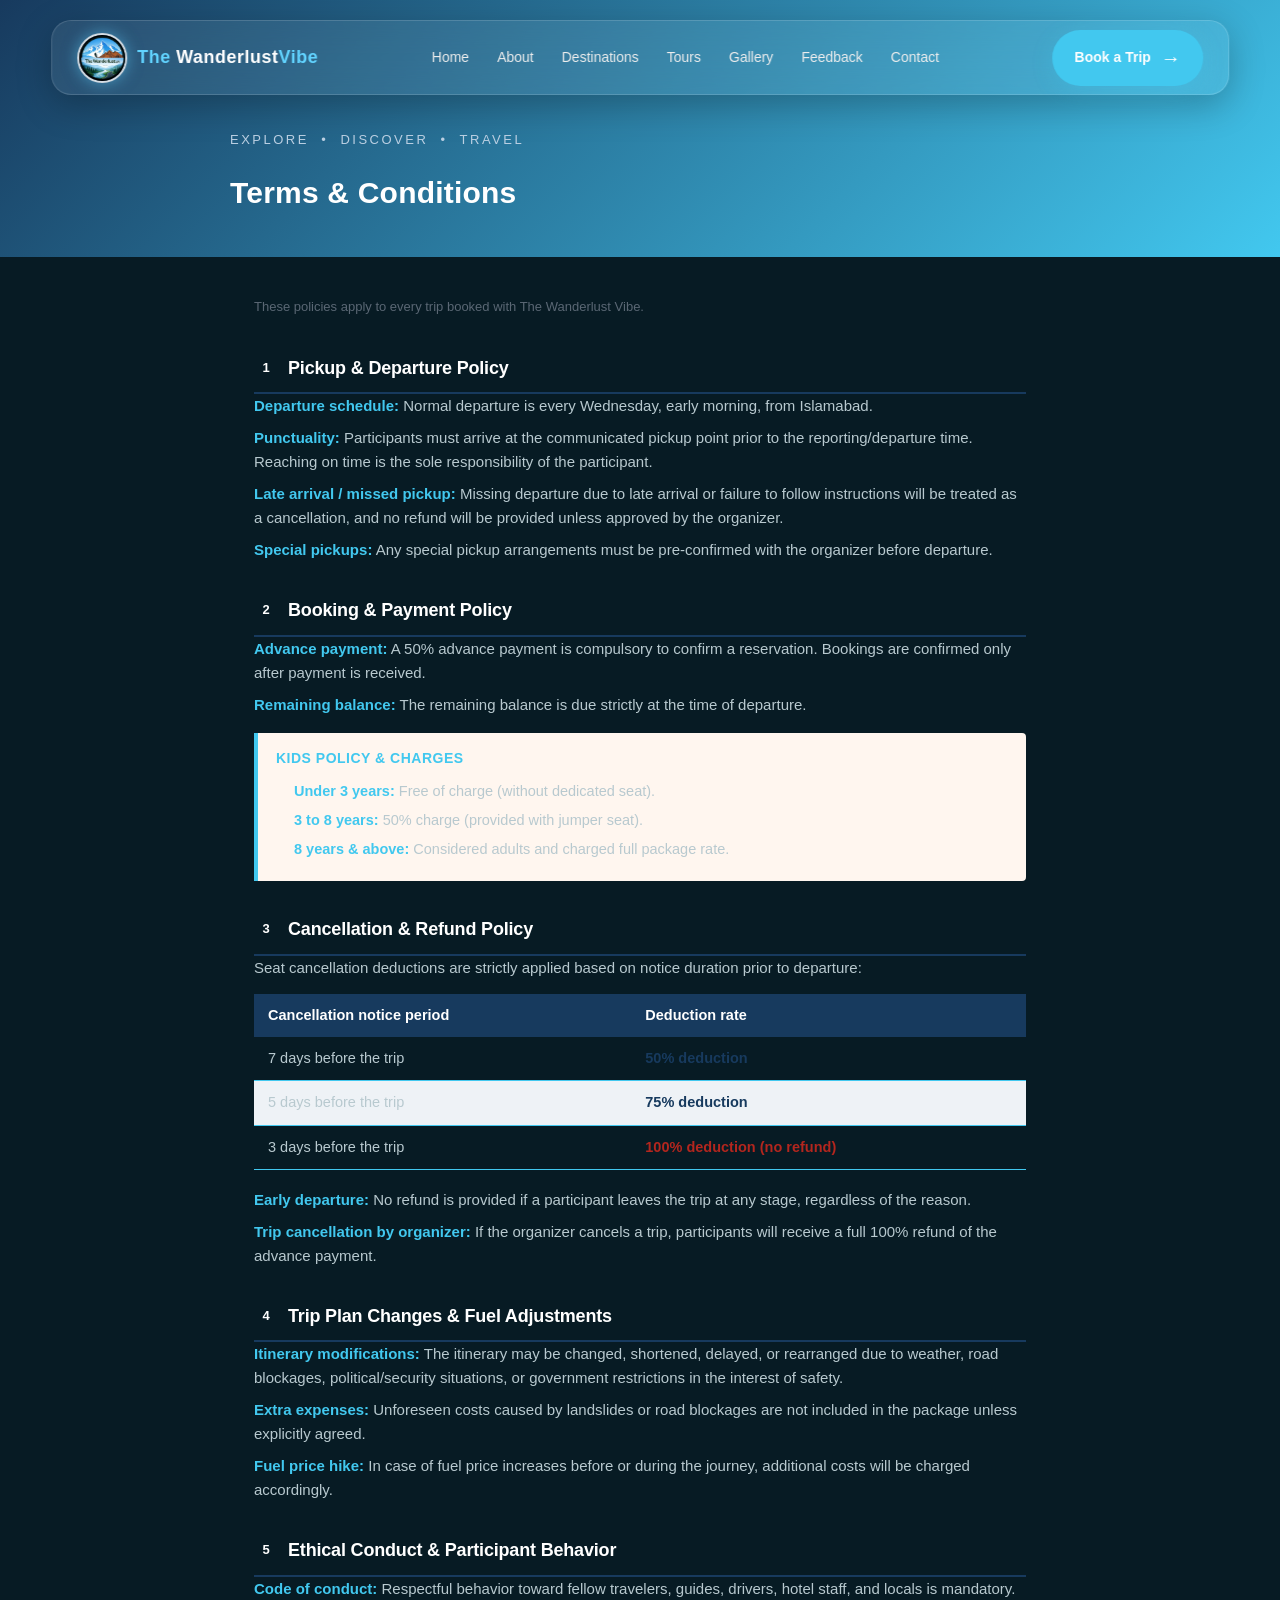
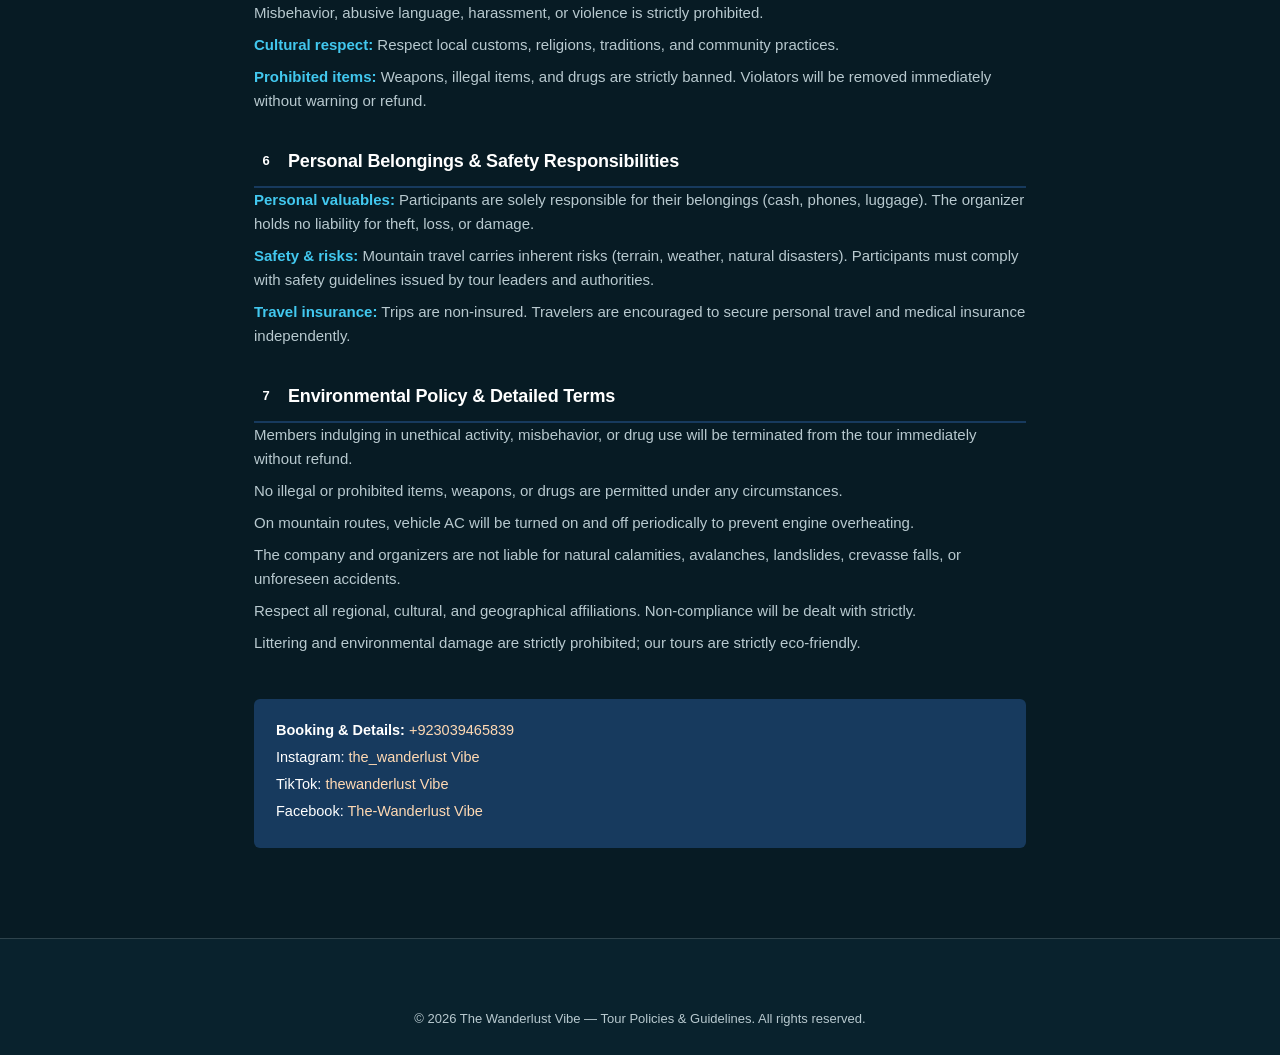
<file: terms.html>
<!DOCTYPE html>
<html lang="en">

<head>
  <meta charset="UTF-8">
  <meta name="viewport" content="width=device-width, initial-scale=1.0">
  <title>Terms & Conditions | The Wanderlust Vibe</title>
  <meta name="description"
    content="Tour policies and customer guidelines for The Wanderlust Vibe — pickup, payment, cancellation, and safety terms.">
  <meta name="color-scheme" content="light only">
  <style>
    html {
      color-scheme: light only;
    }

    :root {
      --navy: #173a5e;
      --navy-dark: #0f2942;
      --orange: #d2691e;
      --paper: #f7f8fa;
      --ink: #1c2530;
      --muted: #5a6774;
      --line: #dde3e9;
      --row: #eef2f6;
    }

    * {
      box-sizing: border-box;
    }

    body {
      margin: 0;
      font-family: -apple-system, "Segoe UI", Arial, sans-serif;
      background: var(--paper);
      color: var(--ink);
      line-height: 1.65;
    }

    .sitehead {
      border-bottom: 1px solid var(--line);
      padding: 18px 24px;
      display: flex;
      align-items: center;
      justify-content: space-between;
      background: #fff;
    }

    .sitehead .brand {
      font-weight: 700;
      font-size: 17px;
      text-decoration: none;
      color: var(--navy);
    }

    .sitehead nav a {
      margin-left: 18px;
      font-size: 14px;
      color: var(--muted);
      text-decoration: none;
    }

    .sitehead nav a:hover {
      color: var(--navy);
    }

    .banner {
      background: linear-gradient(135deg, var(--navy) 0%, var(--cyan) 100%);
      color: #fff;
      padding: 130px 24px 34px;
    }

    .banner-inner {
      max-width: 820px;
      margin: 0 auto;
    }

    .banner h1 {
      margin: 0 0 6px;
      font-size: 30px;
      letter-spacing: 0.2px;
    }

    .banner .tagline {
      font-size: 13px;
      letter-spacing: 2.5px;
      color: #bcd0e3;
      margin-bottom: 18px;
    }

    .badge {
      display: inline-block;
      background: var(--orange);
      color: #fff;
      font-size: 12px;
      font-weight: 700;
      letter-spacing: 0.5px;
      padding: 7px 14px;
      border-radius: 3px;
    }

    main {
      max-width: 820px;
      margin: 0 auto;
      padding: 40px 24px 90px;
    }

    .updated {
      font-size: 13px;
      color: var(--muted);
      margin-bottom: 36px;
    }

    section {
      margin-bottom: 34px;
    }

    h2 {
      display: flex;
      align-items: center;
      gap: 10px;
      font-size: 18px;
      color: var(--navy);
      margin: 0 0 14px;
      padding-bottom: 10px;
      border-bottom: 2px solid var(--navy);
    }

    h2 .num {
      background: var(--cya);
      color: #fff;
      font-size: 13px;
      width: 24px;
      height: 24px;
      border-radius: 3px;
      display: flex;
      align-items: center;
      justify-content: center;
      flex-shrink: 0;
    }

    ul {
      margin: 0;
      padding-left: 20px;
    }

    li {
      margin-bottom: 8px;
      font-size: 15px;
    }

    li strong {
      color: var(--cyan);
    }

    .callout {
      border-left: 4px solid var(--cyan);
      background: #fff6ef;
      padding: 14px 18px;
      margin: 16px 0;
      border-radius: 0 4px 4px 0;
    }

    .callout h3 {
      margin: 0 0 10px;
      font-size: 14px;
      letter-spacing: 0.5px;
      color: var(--cyan);
    }

    .callout ul {
      margin: 0;
      padding-left: 18px;
    }

    .callout li {
      margin-bottom: 6px;
      font-size: 14.5px;
    }

    .table-scroll {
      overflow-x: auto;
      -webkit-overflow-scrolling: touch;
      margin: 14px 0 18px;
    }

    table {
      width: 100%;
      min-width: 420px;
      border-collapse: collapse;
      margin: 0;
      font-size: 14.5px;
    }

    thead th {
      background: var(--navy);
      color: #fff;
      text-align: left;
      padding: 10px 14px;
      font-weight: 600;
      white-space: nowrap;
    }

    tbody td {
      padding: 10px 14px;
      border-bottom: 1px solid var(--cyan);
    }

    tbody tr:nth-child(even) {
      background: var(--row);
    }

    td.rate {
      font-weight: 700;
      color: var(--navy);
    }

    tr.full td.rate {
      color: #b3261e;
    }

    .contact-strip {
      margin-top: 44px;
      padding: 20px 22px;
      background: var(--navy);
      color: #fff;
      border-radius: 6px;
      font-size: 14.5px;
    }

    .contact-strip a {
      color: #ffd9b3;
      text-decoration: none;
    }

    .contact-strip .row {
      margin-bottom: 4px;
      word-break: break-word;
    }

    footer {
      border-top: 1px solid var(--line);
      padding: 5px 24px;
      text-align: center;
      font-size: 13px;
      color: var(--cyan);
      background: #fff;
    }

    img {
      max-width: 100%;
    }

    /* ---------- RESPONSIVE ---------- */

    @media (max-width: 860px) {
      main {
        padding: 34px 20px 70px;
      }
    }

    @media (max-width: 700px) {
      .sitehead {
        flex-wrap: wrap;
        gap: 10px;
        padding: 14px 18px;
      }

      .sitehead nav {
        display: flex;
        flex-wrap: wrap;
        gap: 4px 14px;
        width: 100%;
        overflow-x: auto;
        -webkit-overflow-scrolling: touch;
        white-space: nowrap;
      }

      .sitehead nav a {
        margin-left: 0;
      }

      .banner {
        padding: 32px 20px 26px;
      }

      .banner h1 {
        font-size: 25px;
      }

      .banner .tagline {
        font-size: 11px;
        letter-spacing: 1.8px;
      }

      main {
        padding: 28px 16px 60px;
      }

      h2 {
        font-size: 16.5px;
        gap: 8px;
      }

      li,
      p {
        font-size: 14.5px;
      }

      .contact-strip {
        padding: 16px 18px;
        font-size: 13.5px;
      }
    }

    @media (max-width: 460px) {
      .banner{
        padding-top: 110px;
      }
      .banner h1 {
        font-size: 21px;
      }

      .badge {
        font-size: 11px;
        padding: 6px 11px;
      }

      h2 .num {
        width: 20px;
        height: 20px;
        font-size: 11.5px;
      }

      table {
        font-size: 13px;
      }

      thead th,
      tbody td {
        padding: 8px 10px;
      }
    }
  </style>
  <link rel="stylesheet" href="styles.css">
</head>

<body>

  <header class="navbar">
    <a href="index.html" class="logo">
      <div class="logo-circle"><img src="logo.jpg" alt="The Wanderlust Vibe Logo"></div>
      <div class="logo-text"><span>The</span> Wanderlust<span>Vibe</span></div>
    </a>
    <nav class="nav-links" id="navLinks">
      <a href="index.html">Home</a>
      <a href="about.html">About</a>
      <a href="destinations.html">Destinations</a>
      <a href="tours.html" >Tours</a>
      <a href="Gallery.html">Gallery</a>
      <a href="feedback.html">Feedback</a>
      <a href="contact.html">Contact</a>
    </nav>
        <div class="navbar-actions">
      <a href="tours.html" class="book-btn">Book a Trip <span>→</span></a>
      <button class="menu-btn" id="menuBtn" aria-label="Open Menu">
        <span></span><span></span><span></span>
  </header>


  <div class="banner">
    <div class="banner-inner">
      <div class="tagline">EXPLORE &nbsp;•&nbsp; DISCOVER &nbsp;•&nbsp; TRAVEL</div>
      <h1>Terms &amp; Conditions</h1>
     
    </div>
  </div>

  <main>
    <div class="updated">These policies apply to every trip booked with The Wanderlust Vibe.</div>

    <section>
      <h2><span class="num">1</span>Pickup &amp; Departure Policy</h2>
      <ul>
        <li><strong>Departure schedule:</strong> Normal departure is every Wednesday, early morning, from Islamabad.
        </li>
        <li><strong>Punctuality:</strong> Participants must arrive at the communicated pickup point prior to the
          reporting/departure time. Reaching on time is the sole responsibility of the participant.</li>
        <li><strong>Late arrival / missed pickup:</strong> Missing departure due to late arrival or failure to follow
          instructions will be treated as a cancellation, and no refund will be provided unless approved by the
          organizer.</li>
        <li><strong>Special pickups:</strong> Any special pickup arrangements must be pre-confirmed with the organizer
          before departure.</li>
      </ul>
    </section>

    <section>
      <h2><span class="num">2</span>Booking &amp; Payment Policy</h2>
      <ul>
        <li><strong>Advance payment:</strong> A 50% advance payment is compulsory to confirm a reservation. Bookings are
          confirmed only after payment is received.</li>
        <li><strong>Remaining balance:</strong> The remaining balance is due strictly at the time of departure.</li>
      </ul>

      <div class="callout">
        <h3>KIDS POLICY &amp; CHARGES</h3>
        <ul>
          <li><strong>Under 3 years:</strong> Free of charge (without dedicated seat).</li>
          <li><strong>3 to 8 years:</strong> 50% charge (provided with jumper seat).</li>
          <li><strong>8 years &amp; above:</strong> Considered adults and charged full package rate.</li>
        </ul>
      </div>
    </section>

    <section>
      <h2><span class="num">3</span>Cancellation &amp; Refund Policy</h2>
      <p style="font-size:15px; margin:0 0 4px;">Seat cancellation deductions are strictly applied based on notice
        duration prior to departure:</p>
      <div class="table-scroll">
        <table>
          <thead>
            <tr>
              <th>Cancellation notice period</th>
              <th>Deduction rate</th>
            </tr>
          </thead>
          <tbody>
            <tr>
              <td>7 days before the trip</td>
              <td class="rate">50% deduction</td>
            </tr>
            <tr>
              <td>5 days before the trip</td>
              <td class="rate">75% deduction</td>
            </tr>
            <tr class="full">
              <td>3 days before the trip</td>
              <td class="rate">100% deduction (no refund)</td>
            </tr>
          </tbody>
        </table>
      </div>
      <ul>
        <li><strong>Early departure:</strong> No refund is provided if a participant leaves the trip at any stage,
          regardless of the reason.</li>
        <li><strong>Trip cancellation by organizer:</strong> If the organizer cancels a trip, participants will receive
          a full 100% refund of the advance payment.</li>
      </ul>
    </section>

    <section>
      <h2><span class="num">4</span>Trip Plan Changes &amp; Fuel Adjustments</h2>
      <ul>
        <li><strong>Itinerary modifications:</strong> The itinerary may be changed, shortened, delayed, or rearranged
          due to weather, road blockages, political/security situations, or government restrictions in the interest of
          safety.</li>
        <li><strong>Extra expenses:</strong> Unforeseen costs caused by landslides or road blockages are not included in
          the package unless explicitly agreed.</li>
        <li><strong>Fuel price hike:</strong> In case of fuel price increases before or during the journey, additional
          costs will be charged accordingly.</li>
      </ul>
    </section>

    <section>
      <h2><span class="num">5</span>Ethical Conduct &amp; Participant Behavior</h2>
      <ul>
        <li><strong>Code of conduct:</strong> Respectful behavior toward fellow travelers, guides, drivers, hotel staff,
          and locals is mandatory. Misbehavior, abusive language, harassment, or violence is strictly prohibited.</li>
        <li><strong>Cultural respect:</strong> Respect local customs, religions, traditions, and community practices.
        </li>
        <li><strong>Prohibited items:</strong> Weapons, illegal items, and drugs are strictly banned. Violators will be
          removed immediately without warning or refund.</li>
      </ul>
    </section>

    <section>
      <h2><span class="num">6</span>Personal Belongings &amp; Safety Responsibilities</h2>
      <ul>
        <li><strong>Personal valuables:</strong> Participants are solely responsible for their belongings (cash, phones,
          luggage). The organizer holds no liability for theft, loss, or damage.</li>
        <li><strong>Safety &amp; risks:</strong> Mountain travel carries inherent risks (terrain, weather, natural
          disasters). Participants must comply with safety guidelines issued by tour leaders and authorities.</li>
        <li><strong>Travel insurance:</strong> Trips are non-insured. Travelers are encouraged to secure personal travel
          and medical insurance independently.</li>
      </ul>
    </section>

    <section>
      <h2><span class="num">7</span>Environmental Policy &amp; Detailed Terms</h2>
      <ul>
        <li>Members indulging in unethical activity, misbehavior, or drug use will be terminated from the tour
          immediately without refund.</li>
        <li>No illegal or prohibited items, weapons, or drugs are permitted under any circumstances.</li>
        <li>On mountain routes, vehicle AC will be turned on and off periodically to prevent engine overheating.</li>
        <li>The company and organizers are not liable for natural calamities, avalanches, landslides, crevasse falls, or
          unforeseen accidents.</li>
        <li>Respect all regional, cultural, and geographical affiliations. Non-compliance will be dealt with strictly.
        </li>
        <li>Littering and environmental damage are strictly prohibited; our tours are strictly eco-friendly.</li>
      </ul>
    </section>

    <div class="contact-strip">
      <div class="row"><strong>Booking &amp; Details:</strong> <a href="tel:+923039465839">+923039465839</a></div>
      <div class="row">Instagram: <a href="https://www.instagram.com/the_wanderlust.pk/" target="_blank"
          rel="noopener">the_wanderlust Vibe</a></div>
      <div class="row">TikTok: <a href="https://www.tiktok.com/@thewanderlust.pk" target="_blank"
          rel="noopener">thewanderlust Vibe</a></div>
      <div class="row">Facebook: <a href="https://web.facebook.com/people/The-Wanderlustpk/100090912350162/"
          target="_blank" rel="noopener">The-Wanderlust Vibe</a></div>
    </div>
  </main>

  <footer>
    © 2026 The Wanderlust Vibe — Tour Policies &amp; Guidelines. All rights reserved.
  </footer>

</body>

</html>
</file>
<file: styles.css>
:root {
  --dark: #071b24;
  --dark-2: #09222d;
  --blue: #087ea4;
  --cyan: #42c8ef;
  --light-blue: #62d4ff;
  --soft: #b8c9cf;
  --white: #ffffff;
  --ink: #06222b;
  --glass: rgba(255, 255, 255, .07);
  --glass-2: rgba(255, 255, 255, .05);
  --border: rgba(255, 255, 255, .15);
  --shadow: 0 20px 50px -20px rgba(0, 0, 0, .55);
}

/* Elements that always sit on the photo hero stay fixed regardless of theme —
   see hardcoded colors on .hero, .hero-actions .btn-ghost, .navbar, .wa-float */
* {
  box-sizing: border-box;
}

html {
  scroll-behavior: smooth;
}

body {
  margin: 0;
  font-family: 'Work Sans', sans-serif;
  color: var(--soft);
  background: var(--dark);
  line-height: 1.6;
  overflow-x: hidden;
  transition: background-color .35s ease, color .35s ease;
}

body * {
  transition: background-color .3s ease, border-color .3s ease, color .3s ease;
}

h1,
h2,
h3,
h4 {
  font-family: 'Poppins', sans-serif;
  font-weight: 700;
  margin: 0;
  color: var(--white);
  letter-spacing: -0.01em;
}

p {
  margin: 0;
}

a {
  color: inherit;
  text-decoration: none;
}

img {
  max-width: 100%;
  display: block;
}

ul {
  margin: 0;
  padding: 0;
  list-style: none;
}

button {
  font-family: inherit;
  cursor: pointer;
}

.wrap {
  max-width: 1180px;
  margin: 0 auto;
  padding: 20px 20px;
}

@media (max-width:480px) {
  .wrap {
    padding: 20px 16px;
  }
}

:focus-visible {
  outline: 2px solid var(--cyan);
  outline-offset: 3px;
}

@media (prefers-reduced-motion: reduce) {
  * {
    animation-duration: 0.001ms !important;
    transition-duration: 0.001ms !important;
  }
}

/* ---------- trail rule (motif) ---------- */
.trail {
  display: flex;
  align-items: center;
  gap: 10px;
  color: var(--cyan);
  font-weight: 600;
  font-size: 34px;
  letter-spacing: .06em;
}


/* ===================== ANIMATIONS ===================== */

/* Scroll-reveal for cards, steps, pills etc. */
.reveal-pre {
  opacity: 0;
  transform: translateY(24px);
  transition: opacity .6s cubic-bezier(.2,.7,.2,1), transform .6s cubic-bezier(.2,.7,.2,1);
}
.reveal-pre.reveal-in {
  opacity: 1;
  transform: translateY(0);
}

/* Section eyebrow (.trail) fades in and draws its underline */
.trail {
  opacity: 0;
  transform: translateY(10px);
  transition: opacity .5s ease, transform .5s ease;
}
.trail.trail-in {
  opacity: 1;
  transform: translateY(0);
}
.trail::after {
  content: "";
  display: block;
  width: 26px;
  height: 2px;
  margin-left: 4px;
  background: var(--light-blue);
  border-radius: 2px;
  transform-origin: left center;
  transform: scaleX(0);
  transition: transform .6s ease .15s;
}
.trail.trail-in::after {
  transform: scaleX(1);
}

/* Section heading + subtext fade in right after their eyebrow label */
.section-head h2,
.section-head p {
  opacity: 0;
  transform: translateY(16px);
  transition: opacity .6s ease .15s, transform .6s ease .15s;
}
.section-head .trail.trail-in ~ h2,
.section-head .trail.trail-in ~ p {
  opacity: 1;
  transform: translateY(0);
}

/* Hero + page-intro entrance animation on load */
@keyframes riseIn {
  from { opacity: 0; transform: translateY(28px); }
  to   { opacity: 1; transform: translateY(0); }
}
.hero .trail,
.page-intro .trail { animation: riseIn .7s ease .1s both; }
.hero h1,
.page-intro h1 { animation: riseIn .8s ease .25s both; }
.hero p.lede,
.page-intro p.sub { animation: riseIn .8s ease .4s both; }
.hero-actions { animation: riseIn .8s ease .55s both; }

/* Button micro-interactions */
.btn, .book-btn, .primary-btn, .dp-view-btn, .tl-view-btn, .finder-go, .clear-filters-btn {
  transition: transform .18s ease, background .18s ease, color .18s ease, border-color .18s ease, box-shadow .18s ease;
}
.dp-view-btn:hover, .tl-view-btn:hover, .finder-go:hover {
  transform: translateY(-2px);
}

/* Card image hover zoom (pairs with existing card-lift hover rules below) */
.dest-card img, .dp-photo img, .tl-photo img {
  transition: transform .6s ease;
}

/* Gentle pulse ring on the WhatsApp float button to draw the eye */
@keyframes waPulse {
  0%   { box-shadow: 0 0 0 0 rgba(37, 211, 102, .55); }
  70%  { box-shadow: 0 0 0 16px rgba(37, 211, 102, 0); }
  100% { box-shadow: 0 0 0 0 rgba(37, 211, 102, 0); }
}
.wa-float {
  animation: waPulse 2.6s ease-out infinite;
}
.wa-float:hover {
  animation: none;
  transform: scale(1.08);
}


/* ---------- HEADER (floating glass pill) ---------- */
header {
  position: fixed;
  top: 18px;
  left: 0;
  right: 0;
  z-index: 50;
  display: flex;
  justify-content: center;
}

.nav {
  display: flex;
  align-items: center;
  justify-content: space-between;
  width: 92%;
  max-width: 1180px;
  padding: 14px 26px;
  background: var(--glass);
  border: 1px solid var(--border);
  backdrop-filter: blur(18px);
  -webkit-backdrop-filter: blur(18px);
  border-radius: 20px;
  box-shadow: 0 10px 35px rgba(0, 0, 0, .35);
}

.logo {
  display: flex;
  align-items: center;
  gap: 10px;
  font-family: 'Poppins', sans-serif;
  font-weight: 600;
  font-size: 18px;
  color: var(--white);
}

.logo-mark {
  width: 40px;
  height: 40px;
  border-radius: 50%;
  overflow: hidden;
  border: 1px solid var(--border);
  flex-shrink: 0;
}

.logo-mark img {
  width: 100%;
  height: 100%;
  object-fit: cover;
}

.nav-links {
  display: flex;
  gap: 28px;
  font-size: 14.5px;
  font-weight: 500;
}

.nav-links a {
  position: relative;
  padding: 4px 0;
  color: var(--soft);
}

.nav-links a:hover {
  color: var(--cyan);
}

.nav-cta {
  display: flex;
  align-items: center;
  gap: 6px;
  background: var(--cyan);
  color: var(--ink);
  padding: 11px 20px;
  border-radius: 30px;
  font-size: 14px;
  font-weight: 700;
  border: 1px solid var(--cyan);
  transition: background .2s ease, transform .18s ease;
}

.nav-cta:hover {
  background: var(--light-blue);
  transform: translateY(-1px);
}

.nav-toggle {
  display: none;
  background: none;
  border: none;
  font-size: 24px;
  color: var(--white);
}

@media (max-width:900px) {
  .nav-links {
    display: none;
  }

  .nav-toggle {
    display: block;
  }
}

/* ---------- HERO (fixed pixel sizing) ---------- */
.hero {
  position: relative;
  height: 820px;
  overflow: hidden;
  display: flex;
  align-items: center;
  justify-content: center;
  text-align: center;
  color: var(--white);
  padding: 0 24px;
  background: var(--dark);
}

.hero-slide {
  position: absolute;
  inset: 0;
  z-index: 0;
  background-size: cover;
  background-position: center;
  opacity: 0;
  animation: heroFade 25s infinite;
}

.hero::after {
  content: "";
  position: absolute;
  inset: 0;
  z-index: 1;
  background: linear-gradient(180deg, rgba(7, 27, 36, .6) 0%, rgba(7, 27, 36, .78) 55%, rgba(7, 27, 36, .97) 100%);
}

@keyframes heroFade {
  0% {
    opacity: 0;
  }

  4% {
    opacity: 1;
  }

  20% {
    opacity: 1;
  }

  28% {
    opacity: 0;
  }

  100% {
    opacity: 0;
  }
}

@media (prefers-reduced-motion: reduce) {
  .hero-slide {
    animation: none;
    opacity: 0;
  }

  .hero-slide:first-child {
    opacity: 1;
  }
}

.hero-inner {
  max-width: 760px;
  /* padding-top: 110px; */
  position: relative;
  z-index: 2;
}

.hero .trail {
  justify-content: center;
  color: var(--cyan);
  margin-bottom: 22px;
}

.hero h1 {
  font-size: clamp(46px, 7vw, 84px);
  line-height: 1.08;
  color: #ffffff;
  font-weight: 800;
}

.hero h1 em {
  font-style: normal;
  color: var(--cyan);
  font-weight: 800;
}

.hero p.lede {
  margin: 22px auto 0;
  max-width: 560px;
  font-size: 18px;
  color: #dce8ec;
}

.hero-actions {
  margin-top: 36px;
  display: flex;
  gap: 14px;
  justify-content: center;
  flex-wrap: wrap;
}

.btn {
  display: inline-flex;
  align-items: center;
  gap: 8px;
  padding: 16px 30px;
  border-radius: 30px;
  font-weight: 700;
  font-size: 15.5px;
  border: 1px solid transparent;
  transition: transform .18s ease, background .18s ease, color .18s ease, border-color .18s ease;
}

.btn:hover {
  transform: translateY(-2px);
}

.btn-primary {
  background: var(--cyan);
  color: #ffffff;
}

.btn-primary:hover {
  background: var(--light-blue);
}

.btn-ghost {
  border-color: rgba(255, 255, 255, .5);
  color: #ffffff;
  background: transparent;
}

.btn-ghost:hover {
  background: rgba(255, 255, 255, .14);
  border-color: #ffffff;
}

.btn-outline {
  border-color: var(--border);
  color: var(--white);
}

.btn-outline:hover {
  border-color: var(--cyan);
  color: var(--cyan);
}

@media (max-width:700px) {
  .hero {
    height: 640px;
  }

  .hero-inner {
    padding-top: 90px;
  }
}

@media (max-width:460px) {
  .hero {
    height: 560px;
  }
}

/* ---------- STATS ---------- */
.stats {
  max-width: 1000px;
  margin: -90px auto 0;
  position: relative;
  z-index: 5;
  background: var(--glass);
  border: 1px solid var(--border);
  backdrop-filter: blur(18px);
  -webkit-backdrop-filter: blur(18px);
  border-radius: 18px;
  display: grid;
  grid-template-columns: repeat(4, 1fr);
  box-shadow: var(--shadow);
}

.stats div {
  padding: 30px 18px;
  text-align: center;
  border-right: 1px solid var(--border);
}

.stats div:last-child {
  border-right: none;
}

.stats strong {
  display: block;
  font-family: 'Poppins', sans-serif;
  font-size: 32px;
  color: var(--white);
  font-weight: 600;
}

.stats span {
  font-size: 13px;
  color: var(--soft);
  font-weight: 500;
}

@media (max-width:700px) {
  .stats {
    grid-template-columns: repeat(2, 1fr);
    margin-top: -70px;
    border-radius: 14px;
  }

  .stats div {
    border-right: 1px solid var(--border);
    border-bottom: 1px solid var(--border);
  }

  .stats div:nth-child(2n) {
    border-right: none;
  }
}

/* ---------- FINDER BAR ---------- */
.finder-section {
  padding: 70px 0 40px;
}

.finder {
  background: var(--glass);
  border: 1px solid var(--border);
  border-radius: 18px;
  padding: 26px 30px;
  display: flex;
  flex-wrap: wrap;
  align-items: end;
  gap: 22px;
  color: var(--white);
}

.finder-field {
  flex: 1 1 170px;
  min-width: 150px;
}

.finder-field label {
  display: flex;
  align-items: center;
  gap: 6px;
  font-size: 12px;
  text-transform: uppercase;
  letter-spacing: .08em;
  color: var(--soft);
  margin-bottom: 8px;
  font-weight: 600;
}

.finder-field select,
.finder-field input {
  width: 100%;
  background: transparent;
  border: none;
  border-bottom: 1px solid var(--border);
  color: var(--white);
  font-size: 15px;
  padding: 6px 0;
  font-family: inherit;
}

.finder-field select option {
  color: var(--ink);
}

.finder-field select:focus,
.finder-field input:focus {
  outline: none;
  border-bottom-color: var(--cyan);
}

.finder-go {
  background: var(--cyan);
  color: var(--ink);
  border: none;
  padding: 14px 26px;
  border-radius: 30px;
  font-weight: 700;
  font-size: 14px;
  display: flex;
  align-items: center;
  gap: 8px;
  white-space: nowrap;
}

.finder-go:hover {
  background: var(--light-blue);
}

@media (max-width:700px) {
  .finder {
    flex-direction: column;
    align-items: stretch;
  }
}

/* ---------- SECTION HEADS ---------- */
.section {
  padding: 30px 0;
}

.section-head {
  max-width: 600px;
  margin-bottom: 70px;
}

.section-head.center {
  margin-left: auto;
  margin-right: auto;
  text-align: center;
}

.section-head .trail {
  margin-bottom: 14px;
}

.section-head.center .trail {
  justify-content: center;
}

.section-head h2 {
  font-size: clamp(28px, 3.4vw, 40px);
  line-height: 1.15;
}

.section-head p {
  margin-top: 14px;
  color: var(--soft);
  font-size: 16px;
}

/* ---------- ABOUT ---------- */
.about {
  background:
    radial-gradient(circle at 15% 20%, rgba(66, 200, 239, .08), transparent 35%),
    radial-gradient(circle at 85% 80%, rgba(8, 126, 164, .14), transparent 40%),
    var(--dark);
}

.about-grid {
  display: grid;
  grid-template-columns: 0.85fr 1fr;
  gap: 60px;
  align-items: center;
}

.about-media {
  position: relative;
}

.about-media img {
  border-radius: 16px;
  width: 100%;
  height: 420px;
  object-fit: cover;
  border: 1px solid var(--border);
}

.badge {
  position: absolute;
  left: -24px;
  bottom: -24px;
  background: var(--cyan);
  color: var(--ink);
  padding: 18px 20px;
  border-radius: 14px;
  font-family: 'Poppins', sans-serif;
  text-align: left;
  box-shadow: 0 14px 30px -12px rgba(0, 0, 0, .5);
}

.badge strong {
  display: block;
  font-size: 26px;
  font-weight: 600;
}

.badge span {
  font-size: 13px;
  font-family: 'Work Sans', sans-serif;
  font-weight: 600;
}

.about-copy p.lead {
  font-size: 17px;
  color: var(--soft);
  margin: 18px 0 22px;
}

.checklist {
  display: grid;
  gap: 12px;
  margin-bottom: 28px;
}

.checklist li {
  display: flex;
  gap: 10px;
  font-size: 15px;
  color: var(--soft);
}

.checklist li::before {
  content: "✓";
  color: var(--cyan);
  font-weight: 700;
}

/* CEO card */
.ceo-card {
  margin-top: 52px;
  background: var(--glass);
  border: 1px solid var(--border);
  border-radius: 18px;
  padding: 34px;
  display: grid;
  grid-template-columns: 150px 1fr;
  gap: 28px;
}

.ceo-photo {
  width: 150px;
  height: 150px;
  border-radius: 14px;
  overflow: hidden;
  border: 1px solid var(--border);
}

.ceo-photo img {
  width: 100%;
  height: 100%;
  object-fit: cover;
}

.ceo-quote {
  position: relative;
}

.ceo-quote .quote-mark {
  font-family: 'Poppins', sans-serif;
  font-size: 52px;
  color: var(--cyan);
  line-height: 0.5;
  display: block;
  margin-bottom: 10px;
}

.ceo-quote p {
  font-size: 15.5px;
  color: var(--soft);
  font-style: italic;
}

.ceo-name {
  margin-top: 16px;
  font-size: 15px;
}

.ceo-name strong {
  display: block;
  font-family: 'Poppins', sans-serif;
  font-style: normal;
  color: var(--white);
  font-size: 17px;
}

.ceo-name span {
  color: var(--soft);
  font-size: 13px;
}

@media (max-width:860px) {
  .about-grid {
    grid-template-columns: 1fr;
  }

  .ceo-card {
    grid-template-columns: 1fr;
    text-align: left;
  }

  .ceo-photo {
    width: 110px;
    height: 110px;
  }

  .badge {
    left: 16px;
    bottom: 16px;
  }
}

/* ---------- CTA BANNER (see all destinations) ---------- */
.cta-banner {
  background: var(--dark-2);
  color: var(--white);
  text-align: center;
  padding: 80px 0;
  position: relative;
  overflow: hidden;
}

.cta-banner::before {
  content: "";
  position: absolute;
  inset: 0;
  background-image: repeating-linear-gradient(115deg, rgba(255, 255, 255, 0.03) 0 2px, transparent 2px 26px);
  pointer-events: none;
}

.phrase-row {
  display: flex;
  flex-wrap: wrap;
  justify-content: center;
  gap: 14px 30px;
  max-width: 900px;
  margin: 0 auto 38px;
}

.phrase-row span {
  font-family: 'Poppins', sans-serif;
  font-style: italic;
  font-size: 19px;
  color: var(--soft);
}

.phrase-row span:not(:last-child)::after {
  content: "•";
  margin-left: 16px;
  color: var(--cyan);
  font-style: normal;
}

.cta-banner h2 {
  color: var(--white);
  font-size: clamp(26px, 3.6vw, 38px);
  margin-bottom: 34px;
}

/* ---------- START PLAN / FILTER ---------- */
.plan-filter {
  background: var(--glass);
  border: 1px solid var(--border);
  border-radius: 18px;
  padding: 30px;
  display: flex;
  flex-wrap: wrap;
  gap: 20px;
  align-items: end;
  margin-bottom: 50px;
}

.plan-filter .finder-field label {
  color: var(--soft);
}

.plan-filter .finder-field select,
.plan-filter .finder-field input {
  color: var(--white);
  border-bottom: 1px solid var(--border);
}

.terms-note {
  flex-basis: 100%;
  order: 5;
  font-size: 12.5px;
  color: var(--soft);
  margin-top: -6px;
}

.terms-note a {
  color: var(--cyan);
  text-decoration: underline;
}

.trip-cards {
  display: grid;
  grid-template-columns: repeat(3, 1fr);
  gap: 24px;
}

.trip-card {
  border: 1px solid var(--border);
  border-radius: 16px;
  padding: 26px;
  background: var(--glass-2);
  transition: border-color .2s ease, transform .2s ease;
}

.trip-card:hover {
  border-color: var(--cyan);
  transform: translateY(-4px);
}

.trip-card .tag {
  font-size: 12px;
  letter-spacing: .06em;
  color: var(--cyan);
  font-weight: 600;
}

.trip-card h3 {
  font-size: 21px;
  margin: 10px 0 8px;
}

.trip-card p {
  color: var(--soft);
  font-size: 14.5px;
  margin-bottom: 16px;
}

.trip-card .price {
  font-family: 'Poppins', sans-serif;
  font-size: 24px;
  color: var(--white);
  font-weight: 600;
}

.trip-card .price span {
  font-family: 'Work Sans', sans-serif;
  font-size: 13px;
  color: var(--soft);
  font-weight: 500;
}

@media (max-width:860px) {
  .trip-cards {
    grid-template-columns: 1fr;
  }

  .plan-filter {
    padding: 22px;
  }
}

/* ---------- DESTINATIONS ---------- */
.dest-grid {
  display: flex;
  gap: 26px;
  overflow-x: auto;
  scroll-snap-type: x mandatory;
  padding-bottom: 10px;
  scrollbar-width: thin;
  scrollbar-color: var(--cyan) transparent;
}

.dest-grid::-webkit-scrollbar {
  height: 6px;
}

.dest-grid::-webkit-scrollbar-thumb {
  background: var(--border);
  border-radius: 10px;
}

.dest-grid .dest-card {
  flex: 0 0 320px;
  scroll-snap-align: start;
}

@media (max-width:600px) {
  .dest-grid .dest-card {
    flex-basis: 82vw;
  }
}

.dest-card {
  position: relative;
  border-radius: 16px;
  overflow: hidden;
  height: 340px;
  display: flex;
  align-items: flex-end;
  border: 1px solid var(--border);
}

.dest-card img {
  position: absolute;
  inset: 0;
  width: 100%;
  height: 100%;
  object-fit: cover;
  transition: transform .5s ease;
}

.dest-card:hover img {
  transform: scale(1.06);
}

.dest-card::after {
  content: "";
  position: absolute;
  inset: 0;
  background: linear-gradient(0deg, rgba(7, 27, 36, .92) 0%, rgba(7, 27, 36, .15) 55%, transparent 80%);
}

.dest-body {
  position: relative;
  z-index: 2;
  padding: 22px;
  color: var(--white);
}

.dest-body .region {
  font-size: 11.5px;
  letter-spacing: .08em;
  color: var(--cyan);
  font-weight: 600;
}

.dest-body h3 {
  color: var(--white);
  font-size: 22px;
  margin: 8px 0 6px;
}

.dest-body p {
  font-size: 13.5px;
  color: var(--soft);
  margin-bottom: 12px;
}

.dest-body .go {
  font-size: 13px;
  font-weight: 600;
  color: var(--white);
  border-bottom: 1px solid rgba(255, 255, 255, .5);
  padding-bottom: 2px;
}

.see-all-row {
  text-align: center;
  margin-top: 44px;
}

/* ---------- TOURS / PLAN TOUR (day tabs) ---------- */
.tours {
  background:
    radial-gradient(circle at 85% 15%, rgba(66, 200, 239, .07), transparent 35%),
    var(--dark-2);
}

.day-tabs {
  display: flex;
  flex-wrap: wrap;
  gap: 10px;
  margin-bottom: 40px;
}

.day-tab {
  padding: 11px 22px;
  border-radius: 30px;
  border: 1px solid var(--border);
  background: var(--glass);
  font-weight: 600;
  font-size: 14px;
  color: var(--soft);
}

.day-tab.active {
  background: var(--cyan);
  border-color: var(--cyan);
  color: var(--ink);
}

.tour-grid {
  display: grid;
  grid-template-columns: repeat(3, 1fr);
  gap: 22px;
}

.tour-panel {
  display: none;
}

.tour-panel.active {
  display: block;
}

.tour-item {
  background: var(--glass-2);
  border: 1px solid var(--border);
  border-radius: 14px;
  padding: 24px;
  display: flex;
  flex-direction: column;
  gap: 10px;
}

.tour-item .days-pill {
  align-self: flex-start;
  background: rgba(66, 200, 239, .12);
  color: var(--cyan);
  font-size: 12px;
  font-weight: 600;
  padding: 4px 12px;
  border-radius: 20px;
}

.tour-item h4 {
  font-size: 19px;
  font-weight: 600;
  color: var(--white);
}

.tour-item .price-row {
  display: flex;
  align-items: baseline;
  justify-content: space-between;
  margin-top: 6px;
  padding-top: 14px;
  border-top: 1px dashed var(--border);
}

.tour-item .price-row strong {
  font-family: 'Poppins', sans-serif;
  font-size: 22px;
  color: var(--white);
}

.tour-item .price-row span {
  font-size: 12.5px;
  color: var(--soft);
}

.tour-item .book-link {
  font-size: 13.5px;
  font-weight: 600;
  color: var(--cyan);
  align-self: flex-start;
}

.tour-item .book-link:hover {
  color: var(--light-blue);
}

.view-all-row {
  text-align: center;
  margin-top: 46px;
}

@media (max-width:860px) {
  .tour-grid {
    grid-template-columns: 1fr 1fr;
  }
}

@media (max-width:560px) {
  .tour-grid {
    grid-template-columns: 1fr;
  }
}

/* ---------- FOOTER ---------- */
footer {
  background: var(--dark-2);
  color: var(--soft);
  padding: 70px 0 26px;
  border-top: 1px solid var(--border);
}

.footer-grid {
  display: grid;
  grid-template-columns: 1.4fr 1fr 1fr;
  gap: 50px;
  padding-bottom: 50px;
  border-bottom: 1px solid var(--border);
}

.footer-logo {
  display: flex;
  align-items: center;
  gap: 10px;
  color: var(--white);
  font-family: 'Poppins', sans-serif;
  font-size: 20px;
  font-weight: 600;
  margin-bottom: 16px;
}

footer p.tag {
  font-size: 14.5px;
  color: var(--soft);
  max-width: 280px;
  margin-bottom: 22px;
}

.social-row {
  display: flex;
  gap: 10px;
}

.social-row a {
  width: 36px;
  height: 36px;
  border-radius: 50%;
  border: 1px solid var(--border);
  display: flex;
  align-items: center;
  justify-content: center;
  font-size: 14px;
  color: var(--soft);
}

.social-row a:hover {
  background: var(--cyan);
  border-color: var(--cyan);
  color: var(--ink);
}

footer h5 {
  color: var(--white);
  font-family: 'Work Sans', sans-serif;
  font-weight: 600;
  font-size: 15px;
  margin-bottom: 18px;
  letter-spacing: .02em;
}

footer .footer-grid ul li {
  margin-bottom: 12px;
  font-size: 14.5px;
}

footer .footer-grid ul li a:hover {
  color: var(--cyan);
}

.contact-list li {
  display: flex;
  gap: 10px;
  align-items: flex-start;
  font-size: 14.5px;
}

.contact-list li .ic {
  color: var(--cyan);
}

.footer-bottom {
  padding-top: 24px;
  display: flex;
  justify-content: space-between;
  flex-wrap: wrap;
  gap: 10px;
  font-size: 13px;
  color: var(--soft);
}

@media (max-width:860px) {
  .footer-grid {
    grid-template-columns: 1fr;
    gap: 36px;
  }
}

/* ===================== ABOUT PAGE ===================== */
.nav-links a.active {
  color: var(--cyan);
}

.page-intro {
  padding: 190px 0 60px;
  text-align: center;
  background:
    radial-gradient(circle at 20% 20%, rgba(66, 200, 239, .1), transparent 35%),
    radial-gradient(circle at 80% 60%, rgba(8, 126, 164, .16), transparent 40%),
    var(--dark);
}

.page-intro .trail {
  justify-content: center;
  margin-bottom: 14px;
}

.page-intro h1 {
  font-size: clamp(40px, 6.5vw, 64px);
  font-weight: 800;
  line-height: 1.08;
}

.page-intro p.sub {
  margin-top: 18px;
  color: var(--soft);
  font-size: 17px;
  max-width: 640px;
  margin-left: auto;
  margin-right: auto;
}

.about-page-grid {
  display: grid;
  grid-template-columns: 0.9fr 1fr;
  gap: 30px;
  margin-bottom: 60px;
}

.ceo-portrait {
  border-radius: 18px;
  overflow: hidden;
  border: 1px solid var(--border);
  min-height: 460px;
}

.ceo-portrait img {
  width: 100%;
  height: 100%;
  object-fit: cover;
  min-height: 460px;
}

.about-page-right {
  display: flex;
  flex-direction: column;
  gap: 24px;
}

.info-box {
  background: var(--glass-2);
  border: 1px solid var(--border);
  border-radius: 16px;
  padding: 28px;
  flex: 1;
}

.info-box h3 {
  font-size: 19px;
  margin-bottom: 16px;
  color: var(--white);
}

.info-box .row {
  display: flex;
  gap: 10px;
  align-items: baseline;
  margin-bottom: 12px;
  font-size: 15px;
  color: var(--soft);
}

.info-box .row:last-child {
  margin-bottom: 0;
}

.info-box .row strong {
  color: var(--cyan);
  font-weight: 600;
  min-width: 120px;
  flex-shrink: 0;
}

.vm-box {
  display: grid;
  grid-template-columns: 1fr 1fr;
  gap: 20px;
}

.vm-box div {
  background: var(--glass-2);
  border: 1px solid var(--border);
  border-radius: 16px;
  padding: 24px;
}

.vm-box h4 {
  font-size: 15px;
  letter-spacing: .04em;
  color: var(--cyan);
  margin-bottom: 10px;
  text-transform: uppercase;
}

.vm-box p {
  font-size: 14.5px;
  color: var(--soft);
}

@media (max-width:860px) {
  .about-page-grid {
    grid-template-columns: 1fr;
  }

  .ceo-portrait,
  .ceo-portrait img {
    min-height: 340px;
  }

  .vm-box {
    grid-template-columns: 1fr;
  }
}

.process {
  background: var(--dark-2);
}

.process-steps {
  display: grid;
  grid-template-columns: repeat(5, 1fr);
  gap: 20px;
  margin-top: 10px;
}

.process-step {
  text-align: center;
  position: relative;
}

.process-step .num {
  width: 52px;
  height: 52px;
  border-radius: 50%;
  background: var(--glass);
  border: 1px solid var(--border);
  display: flex;
  align-items: center;
  justify-content: center;
  font-family: 'Poppins', sans-serif;
  font-size: 20px;
  color: var(--cyan);
  font-weight: 600;
  margin: 0 auto 16px;
}

.process-step h4 {
  font-size: 15.5px;
  color: var(--white);
  margin-bottom: 8px;
}

.process-step p {
  font-size: 13.5px;
  color: var(--soft);
}

.process-steps .process-step:not(:last-child)::after {
  content: "";
  position: absolute;
  top: 26px;
  left: calc(50% + 40px);
  width: calc(100% - 40px);
  height: 1px;
  background: repeating-linear-gradient(90deg, var(--border) 0 6px, transparent 6px 10px);
}

@media (max-width:900px) {
  .process-steps {
    grid-template-columns: repeat(2, 1fr);
    gap: 34px;
  }

  .process-steps .process-step::after {
    display: none;
  }
}

.why-grid {
  display: grid;
  grid-template-columns: 1fr 1fr;
  gap: 16px 40px;
}

.why-grid .checklist li {
  font-size: 15.5px;
}

@media (max-width:700px) {
  .why-grid {
    grid-template-columns: 1fr;
  }
}

.services-grid {
  display: grid;
  grid-template-columns: repeat(3, 1fr);
  gap: 22px;
}

.service-card {
  background: var(--glass-2);
  border: 1px solid var(--border);
  border-radius: 16px;
  padding: 26px;
  transition: border-color .2s ease, transform .2s ease;
}

.service-card:hover {
  border-color: var(--cyan);
  transform: translateY(-4px);
}

.service-card .icon {
  font-size: 26px;
  margin-bottom: 14px;
}

.service-card h4 {
  font-size: 17px;
  color: var(--white);
  margin-bottom: 8px;
}

.service-card p {
  font-size: 14px;
  color: var(--soft);
}

@media (max-width:860px) {
  .services-grid {
    grid-template-columns: 1fr 1fr;
  }
}

@media (max-width:560px) {
  .services-grid {
    grid-template-columns: 1fr;
  }
}

.info-strip {
  background: var(--dark-2);
  padding: 60px 0;
}

.pill-row {
  display: flex;
  flex-wrap: wrap;
  gap: 16px;
  justify-content: center;
}

.pill-row.compact .pill {
  min-width: 0;
}

.pill {
  display: flex;
  align-items: center;
  gap: 10px;
  background: var(--glass);
  border: 1px solid var(--border);
  border-radius: 30px;
  padding: 14px 24px;
  font-size: 14.5px;
  color: var(--soft);
  min-width: 220px;
}

.pill svg {
  flex-shrink: 0;
  color: var(--cyan);
}

.pill strong {
  color: var(--white);
  font-weight: 600;
}

.pill.link:hover {
  border-color: var(--cyan);
  color: var(--cyan);
}

.connect-strip {
  padding: 50px 0 90px;
  text-align: center;
}

.connect-strip .section-head {
  margin-bottom: 30px;
}

/* ===================== CONTACT PAGE ===================== */
.contact-grid {
  display: grid;
  grid-template-columns: 1fr 1fr;
  gap: 40px;
  align-items: start;
}

.contact-form-card {
  background: var(--glass-2);
  border: 1px solid var(--border);
  border-radius: 18px;
  padding: 34px;
}

.contact-form-card h3 {
  font-size: 19px;
  margin-bottom: 22px;
}

.field-group {
  margin-bottom: 18px;
}

.field-group label {
  display: block;
  font-size: 12.5px;
  text-transform: uppercase;
  letter-spacing: .06em;
  color: var(--soft);
  margin-bottom: 8px;
  font-weight: 600;
}

.field-group input,
.field-group textarea {
  width: 100%;
  background: transparent;
  border: 1px solid var(--border);
  border-radius: 10px;
  color: var(--white);
  font-size: 15px;
  padding: 12px 14px;
  font-family: inherit;
  resize: vertical;
}

.field-group input:focus,
.field-group textarea:focus {
  outline: none;
  border-color: var(--cyan);
}

.field-group textarea {
  min-height: 120px;
}

.form-msg {
  min-height: 20px;
  font-size: 14px;
  margin-bottom: 14px;
}

.follow-box {
  margin-top: 24px;
  background: var(--glass-2);
  border: 1px solid var(--border);
  border-radius: 18px;
  padding: 26px 30px;
  display: flex;
  align-items: center;
  justify-content: space-between;
  flex-wrap: wrap;
  gap: 16px;
}

.follow-box p {
  font-size: 14px;
  color: var(--soft);
  font-weight: 600;
}

.icon-row {
  display: flex;
  gap: 12px;
}

.icon-row a {
  width: 42px;
  height: 42px;
  border-radius: 50%;
  border: 1px solid var(--border);
  background: var(--glass);
  display: flex;
  align-items: center;
  justify-content: center;
  color: var(--soft);
  transition: all .2s ease;
}

.icon-row a:hover {
  background: var(--cyan);
  border-color: var(--cyan);
  color: var(--ink);
  transform: translateY(-2px);
}

.icon-row svg {
  width: 19px;
  height: 19px;
}

.get-in-touch h3 {
  font-size: 19px;
  margin-bottom: 20px;
}

.touch-grid {
  display: grid;
  grid-template-columns: 1fr 1fr;
  gap: 16px;
  margin-bottom: 16px;
}

.touch-card {
  background: var(--glass-2);
  border: 1px solid var(--border);
  border-radius: 16px;
  padding: 22px;
}

.touch-card .ic-circle {
  width: 40px;
  height: 40px;
  border-radius: 50%;
  background: var(--glass);
  border: 1px solid var(--border);
  display: flex;
  align-items: center;
  justify-content: center;
  color: var(--cyan);
  margin-bottom: 14px;
}

.touch-card .ic-circle svg {
  width: 18px;
  height: 18px;
}

.touch-card h4 {
  font-size: 14px;
  color: var(--soft);
  text-transform: uppercase;
  letter-spacing: .04em;
  margin-bottom: 8px;
  font-family: 'Work Sans', sans-serif;
  font-weight: 600;
}

.touch-card p {
  font-size: 15px;
  color: var(--white);
}

.touch-card .wa-link {
  display: inline-flex;
  align-items: center;
  gap: 6px;
  margin-top: 10px;
  font-size: 13px;
  color: var(--cyan);
  font-weight: 600;
}

.touch-card .wa-link svg {
  width: 14px;
  height: 14px;
}

.map-box {
  border-radius: 16px;
  overflow: hidden;
  border: 1px solid var(--border);
  height: 260px;
}

.map-box iframe {
  width: 100%;
  height: 100%;
  border: 0;
  filter: grayscale(.3) invert(.92) contrast(.9);
}

@media (max-width:900px) {
  .contact-grid {
    grid-template-columns: 1fr;
  }

  .touch-grid {
    grid-template-columns: 1fr 1fr;
  }
}

@media (max-width:500px) {
  .touch-grid {
    grid-template-columns: 1fr;
  }

  .follow-box {
    flex-direction: column;
    align-items: flex-start;
  }
}

/* ===================== DESTINATIONS PAGE + MODAL ===================== */
.dest-page-grid {
  display: grid;
  grid-template-columns: repeat(3, 1fr);
  gap: 26px;
}

@media (max-width:900px) {
  .dest-page-grid {
    grid-template-columns: 1fr 1fr;
  }
}

@media (max-width:600px) {
  .dest-page-grid {
    grid-template-columns: 1fr;
  }
}

.know-more-btn {
  background: none;
  border: none;
  color: var(--white);
  font-size: 13px;
  font-weight: 600;
  border-bottom: 1px solid rgba(255, 255, 255, .5);
  padding: 0 0 2px;
  font-family: inherit;
}

.know-more-btn:hover {
  color: var(--cyan);
  border-color: var(--cyan);
}

.modal-overlay {
  position: fixed;
  inset: 0;
  background: rgba(4, 14, 18, .9);
  backdrop-filter: blur(8px);
  display: none;
  align-items: center;
  justify-content: center;
  z-index: 9999;
  padding: 20px;
  opacity: 0;
  visibility: hidden;
  transition: opacity .28s ease, visibility .28s ease;
}

.modal-overlay.show {
  opacity: 1;
  visibility: visible;
  display: flex;
}

.modal-panel {
  background: #0b1a22;
  border: 1px solid #1e3a47;
  border-radius: 20px;
  max-width: 680px;
  width: min(680px, 95vw);
  max-height: 88vh;
  position: relative;
  overflow: hidden;
  display: flex;
  flex-direction: column;
  transform: translateY(28px) scale(.97);
  opacity: 0;
  transition: transform .32s cubic-bezier(.2,.9,.3,1.1), opacity .28s ease;
  box-shadow: 0 20px 60px rgba(0, 0, 0, .5);
  animation: scaleIn .3s ease;
}

.modal-content {
  overflow-y: auto;
  padding: 0px 26px 26px;
  flex: 1;
}


.modal-overlay.show .modal-panel {
  transform: translateY(0) scale(1);
  opacity: 1;
}

.modal-scroll {
  overflow-y: auto;
  flex: 1 1 auto;
  overscroll-behavior: contain;
  padding: 0px 26px 26px;
}

.modal-close {
  position: absolute;
  top: 16px;
  right: 16px;
  z-index: 3;
  width: 38px;
  height: 38px;
  border-radius: 50%;
  border: 1px solid var(--border);
  background: rgba(7, 27, 36, .6);
  color: var(--white);
  font-size: 18px;
  display: flex;
  align-items: center;
  justify-content: center;
  backdrop-filter: blur(6px);
  transition: background .2s ease, color .2s ease, border-color .2s ease, transform .2s ease;
}

.modal-close:hover {
  background: var(--cyan);
  color: var(--ink);
  border-color: var(--cyan);
  transform: rotate(90deg);
}

.modal-img {
  width: 100%;
  height: 220px;
  object-fit: cover;
  flex-shrink: 0;
  background: var(--dark);
}

.modal-body {
  overflow-y: auto;
  padding: 0 24px 24px;
  flex: 1;
}

.modal-scroll::-webkit-scrollbar
{
  width: 8px;
}

.modal-scroll::-webkit-scrollbar-thumb
{
  background: var(--cyan);
  border-radius: 10px;
}

@media (max-width: 600px) {
  .modal-overlay { padding: 14px; align-items: flex-end; }
  .modal-panel { max-height: 92vh; border-radius: 20px 20px 0 0; }
  .modal-img { height: 180px; }
  .modal-body { padding: 24px 22px 28px; }
}

.modal-region {
  font-size: 11.5px;
  letter-spacing: .08em;
  color: var(--cyan);
  font-weight: 600;
}

.modal-body h2 {
  font-size: 26px;
  margin: 8px 0 4px;
}

.modal-desc {
  font-size: 14.5px;
  color: var(--soft);
  margin-bottom: 24px;
}

.modal-section {
  margin-bottom: 22px;
}

.modal-section:last-child {
  margin-bottom: 0;
}

.modal-section h4 {
  display: flex;
  align-items: center;
  gap: 8px;
  font-size: 13px;
  text-transform: uppercase;
  letter-spacing: .05em;
  color: var(--white);
  margin-bottom: 12px;
  font-family: 'Work Sans', sans-serif;
  font-weight: 600;
}

.modal-section h4 .dot {
  width: 7px;
  height: 7px;
  border-radius: 50%;
  background: var(--cyan);
  flex-shrink: 0;
}

.modal-points {
  display: flex;
  flex-wrap: wrap;
  gap: 8px;
}

.modal-points li {
  background: var(--glass);
  border: 1px solid var(--border);
  border-radius: 20px;
  padding: 6px 14px;
  font-size: 13px;
  color: var(--soft);
}

.modal-section p {
  font-size: 14.5px;
  color: var(--soft);
}

.modal-todo li {
  display: flex;
  gap: 8px;
  font-size: 14.5px;
  color: var(--soft);
  margin-bottom: 8px;
}

.modal-todo li::before {
  content: "→";
  color: var(--cyan);
  flex-shrink: 0;
}

.modal-book {
  margin-top: 26px;
}

/* ===================== DESTINATIONS PAGE v2 (listing-card style) ===================== */
.dp-grid {
  display: grid;
  grid-template-columns: repeat(4, 1fr);
  gap: 26px;
}

@media (max-width:1100px) {
  .dp-grid {
    grid-template-columns: repeat(3, 1fr);
  }
}

@media (max-width:780px) {
  .dp-grid {
    grid-template-columns: repeat(2, 1fr);
  }
}

@media (max-width:520px) {
  .dp-grid {
    grid-template-columns: 1fr;
  }
}

.dp-card {
  position: relative;
  background: var(--glass-2);
  border: 1px solid var(--border);
  border-radius: 18px;
  padding: 20px 18px 22px;
  display: flex;
  flex-direction: column;
  overflow: hidden;
  transition: border-color .2s ease, transform .2s ease;
}

.dp-card:hover {
  border-color: var(--cyan);
  transform: translateY(-4px);
}

.dp-ribbon {
  position: absolute;
  top: 16px;
  left: -38px;
  width: 150px;
  background: var(--cyan);
  color: var(--ink);
  font-size: 10.5px;
  font-weight: 700;
  letter-spacing: .04em;
  text-align: center;
  padding: 5px 0;
  transform: rotate(-45deg);
  box-shadow: 0 4px 10px rgba(0, 0, 0, .35);
  z-index: 2;
}

.dp-photo {
  border-radius: 14px;
  overflow: hidden;
  height: 190px;
  box-shadow: 0 12px 26px -8px rgba(0, 0, 0, .5);
  margin-bottom: 18px;
}

.dp-photo img {
  width: 100%;
  height: 100%;
  object-fit: cover;
}

.dp-eyebrow {
  font-size: 12px;
  letter-spacing: .06em;
  color: var(--soft);
  text-transform: uppercase;
  margin-bottom: 6px;
}

.dp-card h3 {
  font-size: 20px;
  line-height: 1.25;
  margin-bottom: 10px;
  min-height: 50px;
}

.dp-card p.dp-desc {
  font-size: 14px;
  color: var(--soft);
  margin-bottom: 20px;
  display: -webkit-box;
  -webkit-line-clamp: 3;
  line-clamp: 3;
  -webkit-box-orient: vertical;
  overflow: hidden;
}

.dp-view-btn {
  margin-top: auto;
  width: 100%;
  text-align: center;
  background: var(--cyan);
  color: var(--ink);
  border: none;
  padding: 13px 0;
  border-radius: 10px;
  font-weight: 700;
  font-size: 14.5px;
  font-family: inherit;
  cursor: pointer;
}

.dp-view-btn:hover {
  background: var(--light-blue);
}

/* Floating WhatsApp button */
.wa-float {
  position: fixed;
  bottom: 24px;
  right: 24px;
  z-index: 100;
  width: 56px;
  height: 56px;
  border-radius: 50%;
  background: #25D366;
  color: #fff;
  display: flex;
  align-items: center;
  justify-content: center;
  box-shadow: 0 10px 30px rgba(0, 0, 0, .4);
  transition: transform .2s ease;
}

.wa-float:hover {
  transform: scale(1.08);
}

.wa-float svg {
  width: 28px;
  height: 28px;
}

/* ===================== SHARED NAVBAR (matches site's real markup) ===================== */
.navbar {
  position: fixed;
  top: 20px;
  left: 50%;
  transform: translateX(-50%);
  width: 92%;
  max-width: 1250px;
  height: 75px;
  display: flex;
  align-items: center;
  justify-content: space-between;
  padding: 0 25px;
  background: var(--glass);
  border: 1px solid var(--border);
  backdrop-filter: blur(18px);
  -webkit-backdrop-filter: blur(18px);
  border-radius: 20px;
  box-shadow: 0 10px 35px rgba(0, 0, 0, .25);
  z-index: 1000;
}

.navbar .logo {
  display: flex;
  align-items: center;
  gap: 10px;
  color: #fff;
}

.logo-circle {
  width: 50px;
  height: 50px;
  border-radius: 50%;
  overflow: hidden;
  flex-shrink: 0;
  border: 2px solid rgba(255, 255, 255, .8);
  box-shadow: 0 0 15px rgba(98, 212, 255, .5);
  transition: .4s;
}

.logo-circle img {
  width: 100%;
  height: 100%;
  object-fit: cover;
}

.navbar .logo:hover .logo-circle {
  transform: rotate(10deg) scale(1.1);
  box-shadow: 0 0 25px rgba(98, 212, 255, .8);
}

.logo-text {
  font-size: 18px;
  font-weight: 700;
  letter-spacing: .5px;
}

.logo-text span {
  color: var(--light-blue);
}

.navbar .nav-links {
  display: flex;
  align-items: center;
  gap: 28px;
}

.navbar .nav-links a {
  position: relative;
  color: #eee;
  font-size: 14px;
  font-weight: 500;
  padding: 8px 0;
  transition: .3s;
}

.navbar .nav-links a:hover,
.navbar .nav-links a.active {
  color: var(--light-blue);
}

.navbar .nav-links a::after {
  content: "";
  position: absolute;
  left: 50%;
  bottom: 0;
  width: 0;
  height: 2px;
  background: var(--light-blue);
  transform: translateX(-50%);
  transition: width .3s;
  box-shadow: 0 0 8px var(--light-blue);
}

.navbar .nav-links a:hover::after,
.navbar .nav-links a.active::after {
  width: 100%;
}

.book-btn,
.primary-btn {
  display: inline-flex;
  align-items: center;
  justify-content: center;
  gap: 10px;
  color: #fff;
  padding: 12px 22px;
  border-radius: 30px;
  background: var(--cyan);
  font-weight: 700;
  box-shadow: 0 5px 20px rgba(66, 200, 239, .25);
  transition: .3s;
  border: 0;
  cursor: pointer;
  font-size: 14px;
  font-family: inherit;
}

.book-btn:hover,
.primary-btn:hover {
  background: var(--light-blue);
  transform: translateY(-3px);
  box-shadow: 0 10px 30px rgba(66, 200, 239, .4);
}

.book-btn span {
  font-size: 20px;
  transition: .3s;
}

.book-btn:hover span {
  transform: translateX(5px);
}

.menu-btn {
  display: none;
  width: 45px;
  height: 45px;
  border: 0;
  border-radius: 10px;
  background: rgba(255, 255, 255, .1);
  cursor: pointer;
  padding: 10px;
}

.navbar-actions {
  display: flex;
  align-items: center;
  gap: 12px;
}

.theme-toggle {
  width: 42px;
  height: 42px;
  border-radius: 50%;
  flex-shrink: 0;
  border: 1px solid rgba(255, 255, 255, .25);
  background: rgba(255, 255, 255, .08);
  color: #fff;
  display: flex;
  align-items: center;
  justify-content: center;
  cursor: pointer;
  font-size: 18px;
  line-height: 1;
  transition: background .2s ease, transform .3s ease;
}

.theme-toggle:hover {
  background: rgba(255, 255, 255, .18);
  transform: rotate(18deg);
}

.menu-btn span {
  display: block;
  height: 2px;
  width: 25px;
  background: #fff;
  margin: 5px auto;
  transition: .3s;
}

.menu-btn.active span:nth-child(1) {
  transform: translateY(7px) rotate(45deg);
}

.menu-btn.active span:nth-child(2) {
  opacity: 0;
}

.menu-btn.active span:nth-child(3) {
  transform: translateY(-7px) rotate(-45deg);
}

@media(max-width:1100px) {
  .navbar .nav-links {
    gap: 17px;
  }

  .navbar .nav-links a {
    font-size: 12px;
  }
}

@media(max-width:850px) {
  .navbar .nav-links {
    position: absolute;
    top: 85px;
    left: 0;
    width: 100%;
    padding: 22px;
    display: none;
    flex-direction: column;
    gap: 18px;
    align-items: flex-start;
    background: rgba(7, 27, 36, .96);
    border: 1px solid var(--border);
    border-radius: 18px;
    backdrop-filter: blur(20px);
  }

  .navbar .nav-links.show {
    display: flex;
    animation: menuOpen .4s ease;
  }

  @keyframes menuOpen {
    from {
      opacity: 0;
      transform: translateY(-15px);
    }

    to {
      opacity: 1;
      transform: translateY(0);
    }
  }

  .book-btn {
    display: none;
  }

  .menu-btn {
    display: block;
  }
}

@media(max-width:550px) {
  .navbar {
    width: 94%;
    height: 68px;
    padding: 0 15px;
  }

  .logo-text {
    font-size: 16px;
  }

  .logo-circle {
    width: 40px;
    height: 40px;
  }
}

/* page content needs top clearance for the fixed pill navbar */
.page-intro {
  padding-top: 130px;
}

.hero {
  padding-top: 0;
}

/* Back-to-top floating button */
.top-btn {
  position: fixed;
  bottom: 24px;
  left: 24px;
  z-index: 100;
  width: 52px;
  height: 52px;
  border-radius: 50%;
  background: var(--dark-2);
  border: 1px solid var(--border);
  color: var(--white);
  font-size: 20px;
  display: flex;
  align-items: center;
  justify-content: center;
  box-shadow: 0 10px 30px rgba(0, 0, 0, .4);
  opacity: 0;
  visibility: hidden;
  transform: translateY(10px);
  transition: all .3s ease;
  cursor: pointer;
}

.top-btn.show {
  opacity: 1;
  visibility: visible;
  transform: translateY(0);
}

.top-btn:hover {
  background: var(--cyan);
  color: var(--ink);
  border-color: var(--cyan);
}

/* ===================== TOURS LISTING PAGE ===================== */
.tour-layout {
  display: grid;
  grid-template-columns: 270px 1fr;
  gap: 36px;
  align-items: start;
}

.filters-sidebar {
  background: var(--glass-2);
  border: 1px solid var(--border);
  border-radius: 18px;
  padding: 26px;
  position: sticky;
  top: 120px;
}

.filters-sidebar h3 {
  font-size: 18px;
  margin-bottom: 4px;
}

.filters-sidebar .hint {
  font-size: 13px;
  color: var(--soft);
  margin-bottom: 22px;
}

.filter-group {
  margin-bottom: 26px;
}

.filter-group h4 {
  font-size: 13px;
  text-transform: uppercase;
  letter-spacing: .05em;
  color: var(--white);
  margin-bottom: 14px;
  font-family: 'Work Sans', sans-serif;
  font-weight: 600;
}

.price-range-value {
  display: flex;
  justify-content: space-between;
  align-items: baseline;
  font-size: 13px;
  color: var(--soft);
  margin-bottom: 10px;
}

.price-range-value strong {
  color: var(--cyan);
  font-family: 'Poppins', sans-serif;
  font-size: 16px;
}

.filter-group input[type="range"] {
  width: 100%;
  accent-color: var(--cyan);
}

.checkbox-list {
  display: flex;
  flex-direction: column;
  gap: 11px;
  max-height: 260px;
  overflow-y: auto;
  padding-right: 4px;
}

.checkbox-list label {
  display: flex;
  align-items: center;
  gap: 10px;
  font-size: 14px;
  color: var(--soft);
  cursor: pointer;
}

.checkbox-list input[type="checkbox"] {
  accent-color: var(--cyan);
  width: 15px;
  height: 15px;
  flex-shrink: 0;
}

.checkbox-list label:hover {
  color: var(--white);
}

.clear-filters-btn {
  width: 100%;
  padding: 12px 0;
  border-radius: 10px;
  border: 1px solid var(--border);
  background: transparent;
  color: var(--soft);
  font-family: inherit;
  font-size: 14px;
  font-weight: 600;
}

.clear-filters-btn:hover {
  border-color: var(--cyan);
  color: var(--cyan);
}

.tour-toolbar {
  display: flex;
  gap: 16px;
  flex-wrap: wrap;
  align-items: center;
  margin-bottom: 18px;
}

.tour-search {
  flex: 1;
  min-width: 220px;
  display: flex;
  align-items: center;
  gap: 10px;
  background: var(--glass-2);
  border: 1px solid var(--border);
  border-radius: 12px;
  padding: 12px 16px;
  color: var(--soft);
  font-size: 14px;
}

.tour-search input {
  flex: 1;
  background: transparent;
  border: none;
  color: var(--white);
  font-size: 14.5px;
  font-family: inherit;
}

.tour-search input:focus {
  outline: none;
}

.tour-search input::placeholder {
  color: var(--soft);
}

.tour-sort {
  background: var(--glass-2);
  border: 1px solid var(--border);
  border-radius: 12px;
  color: var(--white);
  padding: 12px 16px;
  font-size: 14px;
  font-family: inherit;
}

.tour-sort option {
  color: var(--ink);
}

.results-count {
  font-size: 13.5px;
  color: var(--soft);
  margin-bottom: 20px;
}

.results-count strong {
  color: var(--white);
}

.tour-grid-listing {
  display: grid;
  grid-template-columns: repeat(3, 1fr);
  gap: 24px;
}

@media (max-width:1050px) {
  .tour-grid-listing {
    grid-template-columns: repeat(2, 1fr);
  }
}

@media (max-width:640px) {
  .tour-grid-listing {
    grid-template-columns: 1fr;
  }
}

.tl-card {
  background: var(--glass-2);
  border: 1px solid var(--border);
  border-radius: 16px;
  overflow: hidden;
  display: flex;
  flex-direction: column;
  transition: border-color .2s ease, transform .2s ease;
}

.tl-card:hover {
  border-color: var(--cyan);
  transform: translateY(-4px);
}

.tl-photo {
  position: relative;
  height: 180px;
}

.tl-photo img {
  width: 100%;
  height: 100%;
  object-fit: cover;
}

.tl-badge {
  position: absolute;
  top: 12px;
  right: 12px;
  background: rgba(7, 27, 36, .75);
  color: var(--cyan);
  font-weight: 700;
  font-size: 12px;
  padding: 5px 12px;
  border-radius: 20px;
  border: 1px solid var(--border);
  backdrop-filter: blur(6px);
}

.tl-body {
  padding: 20px;
  display: flex;
  flex-direction: column;
  flex: 1;
}

.tl-tags {
  display: flex;
  gap: 6px;
  flex-wrap: wrap;
  margin-bottom: 12px;
}

.tl-tags span {
  font-size: 11px;
  font-weight: 600;
  padding: 4px 10px;
  border-radius: 20px;
  background: rgba(66, 200, 239, .12);
  color: var(--cyan);
}

.tl-body h4 {
  font-size: 18px;
  margin-bottom: 8px;
  line-height: 1.3;
}

.tl-loc {
  display: flex;
  align-items: center;
  gap: 6px;
  font-size: 12.5px;
  color: var(--soft);
  margin-bottom: 10px;
}

.tl-desc {
  font-size: 13.5px;
  color: var(--soft);
  margin-bottom: 18px;
  flex: 1;
}

.tl-footer {
  display: flex;
  align-items: center;
  justify-content: space-between;
  padding-top: 16px;
  border-top: 1px dashed var(--border);
}

.tl-price {
  font-family: 'Poppins', sans-serif;
  font-size: 20px;
  color: var(--white);
  font-weight: 600;
}

.tl-price span {
  display: block;
  font-family: 'Work Sans', sans-serif;
  font-size: 11.5px;
  color: var(--soft);
  font-weight: 500;
}

.tl-view-btn {
  background: var(--cyan);
  color: var(--ink);
  border: none;
  padding: 10px 18px;
  border-radius: 10px;
  font-weight: 700;
  font-size: 13.5px;
  font-family: inherit;
  cursor: pointer;
}

.tl-view-btn:hover {
  background: var(--light-blue);
}

.no-results {
  grid-column: 1/-1;
  text-align: center;
  padding: 60px 20px;
  color: var(--soft);
  background: var(--glass-2);
  border: 1px dashed var(--border);
  border-radius: 16px;
}

.pagination {
  display: flex;
  justify-content: center;
  gap: 8px;
  margin-top: 40px;
}

.pagination button {
  width: 38px;
  height: 38px;
  border-radius: 10px;
  border: 1px solid var(--border);
  background: var(--glass-2);
  color: var(--soft);
  font-family: inherit;
  font-size: 14px;
  font-weight: 600;
}

.pagination button.active {
  background: var(--cyan);
  border-color: var(--cyan);
  color: var(--ink);
}

.pagination button:hover:not(.active) {
  border-color: var(--cyan);
  color: var(--cyan);
}

.pagination button:disabled {
  opacity: .4;
  cursor: not-allowed;
}

@media (max-width:900px) {
  .tour-layout {
    grid-template-columns: 1fr;
  }

  .filters-sidebar {
    position: static;
  }
}

/* ===================== FEEDBACK PAGE ===================== */
.feedback-layout {
  display: grid;
  grid-template-columns: 1fr 1fr;
  gap: 40px;
  align-items: start;
}

.feedback-list {
  display: flex;
  flex-direction: column;
  gap: 20px;
  max-height: 760px;
  overflow-y: auto;
  padding-right: 6px;
}

.feedback-card {
  background: var(--glass-2);
  border: 1px solid var(--border);
  border-radius: 16px;
  padding: 24px;
}

.fb-head {
  display: flex;
  align-items: center;
  gap: 14px;
  margin-bottom: 14px;
}

.fb-avatar {
  width: 46px;
  height: 46px;
  border-radius: 50%;
  flex-shrink: 0;
  background: linear-gradient(135deg, var(--blue), var(--cyan));
  display: flex;
  align-items: center;
  justify-content: center;
  color: #fff;
  font-family: 'Poppins', sans-serif;
  font-weight: 600;
  font-size: 17px;
}

.fb-meta strong {
  display: block;
  font-size: 15px;
  color: var(--white);
}

.fb-meta span {
  font-size: 12.5px;
  color: var(--soft);
}

.fb-stars {
  color: var(--cyan);
  font-size: 13px;
  margin-bottom: 10px;
  letter-spacing: 2px;
}

.feedback-card p {
  font-size: 14.5px;
  color: var(--soft);
}

.feedback-form-card {
  background: var(--glass-2);
  border: 1px solid var(--border);
  border-radius: 18px;
  padding: 34px;
  position: sticky;
  top: 120px;
}

.feedback-form-card h3 {
  font-size: 19px;
  margin-bottom: 6px;
}

.feedback-form-card>p {
  font-size: 14px;
  color: var(--soft);
  margin-bottom: 24px;
}

.rating-input {
  display: flex;
  gap: 8px;
  margin-bottom: 20px;
}

.rating-input button {
  background: none;
  border: 1px solid var(--border);
  border-radius: 8px;
  width: 40px;
  height: 40px;
  font-size: 17px;
  color: var(--soft);
  cursor: pointer;
  font-family: inherit;
}

.rating-input button.selected,
.rating-input button:hover {
  color: var(--cyan);
  border-color: var(--cyan);
}

@media (max-width:900px) {
  .feedback-layout {
    grid-template-columns: 1fr;
  }

  .feedback-form-card {
    position: static;
  }

  .feedback-list {
    max-height: none;
  }
}


/* ========== MOBILE RESPONSIVE FIXES ========== */
@media (max-width: 900px) {
  
  /* 1. HEADINGS - LESS BIG ON MOBILE */
  .page-intro { padding: 140px 20px 40px; }
  .page-intro h1 { font-size: 32px; line-height: 1.2; }
  .page-intro .sub { font-size: 15px; }
  .dest-title { font-size: 24px; margin-bottom: 25px; }
  .section-head h2 { font-size: 28px; }

  /* 2. FINDER BAR - STACK FIELDS */
  .finder,
  .plan-filter {
    flex-direction: column;
    align-items: stretch;
    padding: 20px;
    gap: 16px;
    
  }
  .finder-field {
    flex: 1 1 100%;
    min-width: 100%;
  }
  .finder-go {
    width: 100%;
    justify-content: center;
    padding: 14px;
  }

  /* 3. FILTER BAR - SCROLLABLE PILLS */
  .gallery-filter-bar .wrap {
    justify-content: flex-start;
    overflow-x: auto;
    padding: 0 20px;
    gap: 10px;
    -webkit-overflow-scrolling: touch;
  }
  .gallery-filter-bar .wrap::-webkit-scrollbar { display: none; }
  .filter-link {
    flex-shrink: 0;
    font-size: 13px;
    padding: 8px 16px;
  }

  /* 4. BUTTONS - STACK AND FULL WIDTH */
  .hero-actions,
  .tour-buttons {
    flex-direction: column;
    gap: 12px;
    width: 100%;
    align-items: stretch;
  }
  .btn, 
  .book-btn, 
  .btn-primary, 
  .btn-ghost {
    width: 100%;
    justify-content: center;
    padding: 14px 24px;
  }

  /* 5. STATS - 2 COLUMNS */
  .stats {
    grid-template-columns: repeat(2, 1fr);
    margin: -60px 20px 0;
  }
  .stats div { padding: 20px 10px; }
  .stats strong { font-size: 24px; }

  /* 6. GALLERY GRID - 2 COLUMNS */
  .masonry-gallery,
  .tour-grid-listing,
  .dp-grid {
    grid-template-columns: repeat(2, 1fr);
    gap: 14px;
  }
  .gallery-item.tall { grid-row: span 1; aspect-ratio: 4/3; }
}

@media (max-width: 600px) {

  /* EXTRA SMALL MOBILE */
  .page-intro h1 { font-size: 26px; }
  .wrap { padding: 20px 16px; }

  /* FINDER + FILTER TIGHTER */
  .finder, .plan-filter { padding: 16px; }
  .gallery-filter-bar { padding: 14px 0; }

  /* GALLERY 1 COLUMN */
  .masonry-gallery,
  .tour-grid-listing,
  .dp-grid,
  .services-grid,
  .trip-cards {
    grid-template-columns: 1fr;
  }

  /* STATS 2 COLUMNS */
  .stats { grid-template-columns: repeat(2, 1fr); }
  .stats div:nth-child(2n) { border-right: none; }

  /* NAVBAR CTA HIDE ON SMALL */
  .book-btn { display: none; }
}

/* ========== MOBILE HERO FIX FOR 400PX ========== */
@media (max-width: 480px) {

  /* NAVBAR SMALLER */
  .navbar { height: 65px; padding: 0 12px; top: 10px; }
  .logo-circle { width: 38px; height: 38px; }
  .logo-text { font-size: 15px; }

  /* HERO SECTION */
  .hero {
    height: auto;
    min-height: 100vh;
    padding: 120px 20px 100px; /* more top padding for navbar */
  }
  .hero-inner { padding-top: 0; }

  .hero .trail {
    font-size: 11px;
    letter-spacing: 3px;
    margin-bottom: 12px;
  }
  .hero h1 {
    font-size: 32px; /* was 84px, too big */
    line-height: 1.2;
    margin-bottom: 16px;
  }
  .hero p.lede {
    font-size: 15px;
    line-height: 1.6;
    margin: 0 auto 24px;
    max-width: 90%;
  }
  .hero-actions { margin-top: 20px; }
  .btn-primary {
    width: 100%;
    max-width: 300px;
    padding: 14px 20px;
    font-size: 15px;
  }

  /* STATS BAR - PUSH DOWN + 2 COLUMNS */
  .stats {
    position: relative;
    margin: 30px 20px 0; /* was -90px, now positive to push down */
    grid-template-columns: repeat(2, 1fr);
    border-radius: 14px;
  }
  .stats div {
    padding: 18px 10px;
    border-bottom: 1px solid var(--border);
  }
  .stats div:nth-child(2n) { border-right: none; }
  .stats div:nth-child(3), .stats div:nth-child(4) { border-bottom: none; }
  .stats strong { font-size: 22px; }
  .stats span { font-size: 12px; }

  /* WHATSAPP FLOAT BUTTON */
  .wa-float {
    width: 50px;
    height: 50px;
    bottom: 20px;
    right: 20px;
  }
  .wa-float svg { width: 24px; height: 24px; }

  /* FINAL MOBILE SPACING */
  .hero {
    padding: 120px 20px 60px;
    min-height: 85vh;
  }
  .hero .trail {
    font-size: 10px;
    letter-spacing: 2px;
    margin-bottom: 16px;
  }
  .hero h1 {
    font-size: 30px;
    line-height: 1.25;
    margin-bottom: 18px;
  }
  .hero p.lede {
    font-size: 14.5px;
    line-height: 1.7;
    margin: 0 auto 28px;
    max-width: 90%;
  }

  .hero-actions {
    display: flex;
    flex-direction: column;
    gap: 14px;
    margin-top: 0;
    align-items: center;
  }
  .hero-actions .btn,
  .hero-actions .btn-primary,
  .hero-actions .btn-ghost {
    width: 100%;
    max-width: 320px;
    padding: 14px 20px;
  }

  .stats {
    margin: 40px 16px 0;
    grid-template-columns: repeat(2, 1fr);
    border-radius: 16px;
  }
  .stats div { padding: 20px 10px; }
  .stats strong { font-size: 24px; }
  .stats span { font-size: 12.5px; }

  .finder-section {
    padding: 50px 0 30px;
    margin-top: 20px;
  }
}


/* ========== FINDER BAR GAP + MOBILE FIX ========== */
.finder-section {
  padding: 80px 0 60px; /* GAP ABOVE AND BELOW FINDER */
}

.finder {
  background: var(--glass);
  border: 1px solid var(--border);
  border-radius: 18px;
  padding: 30px;
  display: flex;
  flex-wrap: wrap;
  align-items: end;
  gap: 22px;
  margin: 0 20px; /* GAP FROM LEFT/RIGHT EDGES */
  box-shadow: 0 10px 40px rgba(0,0,0,0.3);
}

/* MOBILE FIXES */
@media (max-width: 900px) {
  .finder-section {
    padding: 50px 0 40px; /* LESS GAP ON TABLET */
  }
  .finder {
    margin: 0 16px; /* GAP ON SIDES */
    padding: 24px 20px;
  }
}

@media (max-width: 600px) {
  .finder-section {
    padding: 40px 0 30px; /* GAP ABOVE ABOUT US */
  }
  .finder {
    flex-direction: column; /* STACK FIELDS */
    align-items: stretch;
    gap: 18px; /* GAP BETWEEN FIELDS */
    margin: 0 16px;
    padding: 20px 16px;
    border-radius: 14px;
  }
  .finder-field {
    flex: 1 1 100%;
    min-width: 100%;
  }
  .finder-field label {
    font-size: 11px;
    margin-bottom: 6px;
  }
  .finder-field select,
  .finder-field input {
    font-size: 14px;
    padding: 8px 0;
  }
  .finder-go {
    width: 100%;
    justify-content: center;
    padding: 14px;
    margin-top: 8px; /* GAP ABOVE BUTTON */
  }
}


/* ========== BUTTON GAP FIX ========== */
/* Wrap those 2 buttons in a div if you can: <div class="cta-buttons"> ... </div> */
.wrap > .btn-primary + .btn-primary,
.wrap > .btn + .btn {
  display: flex;
  flex-direction: column;
  gap: 14px;
  margin: 30px 20px;
  align-items: center;
}

.cta-buttons .btn,
.cta-buttons .btn-primary,
.wrap > .btn-primary {
  width: 100%;
  max-width: 235px;
}

/* MOBILE */
@media (max-width: 600px) {
  .cta-buttons,
  .wrap > .btn-primary + .btn-primary,
  .wrap > .btn + .btn {
    gap: 12px;
    margin: 24px 16px;
  }
}


/* ========== ABOUT PAGE MOBILE FIX ========== */
@media (max-width: 600px) {
  
  /* 1. CEO MESSAGE SECTION */
  .info-box {
    padding: 20px 16px;
    margin: 0 16px 24px; /* GAP AROUND BOX */
  }
  .info-box .row {
    flex-direction: column; /* STACK "Message of CEO" and text */
    gap: 8px;
    align-items: flex-start;
  }
  .info-box .row strong {
    min-width: auto;
    font-size: 13px;
    color: var(--cyan);
  }
  .info-box .row p,
  .info-box .row {
    font-size: 14px;
    line-height: 1.7;
    color: var(--soft);
  }
  .about-page-grid {
    gap: 24px;
    padding: 0 0 40px;
  }

  /* 2. SERVICE CARDS GRID */
  .services-grid {
    grid-template-columns: 1fr; /* 1 COLUMN */
    gap: 16px; /* GAP BETWEEN CARDS */
    padding: 0 16px;
  }
  .service-card {
    padding: 20px;
  }
  .service-card .icon {
    font-size: 24px;
    margin-bottom: 10px;
  }
  .service-card h4 {
    font-size: 16px;
    margin-bottom: 8px;
  }
  .service-card p {
    font-size: 13.5px;
    line-height: 1.6;
  }

  /* 3. PAGE HEADING SPACING */
  .page-intro {
    padding: 130px 20px 30px;
  }
  .page-intro h1 {
    font-size: 24px;
    margin-bottom: 12px;
  }
  .page-intro .sub {
    font-size: 14px;
  }
}


/* ========== BUTTONS: CENTER TEXT + 1 LINE ========== */
/* Wrap the 2 buttons in a div with class="cta-buttons" in HTML for best result */
.cta-buttons {
  display: flex;
  justify-content: center; /* CENTER THE GROUP */
  gap: 16px; /* GAP BETWEEN BUTTONS */
  margin: 40px 20px;
  flex-wrap: wrap; /* wraps on small screens */
}

.cta-buttons .btn,
.cta-buttons .btn-primary,
.cta-buttons .primary-btn {
  justify-content: center; /* CENTER TEXT INSIDE BUTTON */
  text-align: center;
  padding: 14px 28px;
  min-width: 220px; /* makes them same width */
  flex: 0 1 auto;
}

/* MOBILE: STACK */
@media (max-width: 600px) {
  .cta-buttons {
    flex-direction: column; /* STACK ON MOBILE */
    gap: 12px;
    margin: 30px 16px;
  }
  .cta-buttons .btn,
  .cta-buttons .btn-primary {
    width: 100%;
    max-width: 340px;
  }
}
</file>
<file: admin/css/style.css>
/* ============================================================
   THE WANDERLUST VIBE — ADMIN PANEL
   Login + Dashboard + Responsive Design
   ============================================================ */

@import url('https://fonts.googleapis.com/css2?family=IBM+Plex+Sans:wght@400;500;600&family=Plus+Jakarta+Sans:wght@500;600;700;800&display=swap');


/* ============================================================
   ROOT
   ============================================================ */

:root {
  --brand-navy: #0b132b;
  --brand-navy-light: #1c2541;

  --brand-cyan: #00b4d8;
  --brand-cyan-hover: #0096c7;
  --brand-cyan-light: #e0f7fa;
  --brand-cyan-glow: rgba(0, 180, 216, 0.15);

  --bg-main: #f8fafc;
  --bg-card: #ffffff;
  --bg-muted: #f1f5f9;

  --ink-main: #0f172a;
  --ink-muted: #64748b;

  --border-line: #e2e8f0;

  --red: #ef4444;
  --green: #10b981;
  --amber: #d97706;

  --radius: 10px;
  --radius-sm: 7px;

  --shadow-sm: 0 1px 2px rgba(0, 0, 0, 0.05);

  --shadow-md:
    0 4px 6px -1px rgba(11, 19, 43, 0.05),
    0 2px 4px -2px rgba(11, 19, 43, 0.05);

  --shadow-lg:
    0 20px 25px -5px rgba(11, 19, 43, 0.1),
    0 8px 10px -6px rgba(11, 19, 43, 0.05);

  --sidebar-width: 240px;
}


/* ============================================================
   RESET
   ============================================================ */

*,
*::before,
*::after {
  box-sizing: border-box;
}

html {
  width: 100%;
  min-height: 100%;
  -webkit-text-size-adjust: 100%;
  scroll-behavior: smooth;
}

body {
  width: 100%;
  min-height: 100vh;
  margin: 0;

  font-family:
    'IBM Plex Sans',
    system-ui,
    -apple-system,
    BlinkMacSystemFont,
    'Segoe UI',
    sans-serif;

  font-size: 14px;
  line-height: 1.5;

  color: var(--ink-main);
  background: var(--bg-main);

  overflow-x: hidden;
  -webkit-tap-highlight-color: transparent;
}

button,
input,
select,
textarea {
  font: inherit;
}

button {
  cursor: pointer;
  touch-action: manipulation;
}

button:focus-visible,
input:focus-visible,
select:focus-visible,
textarea:focus-visible {
  outline: 3px solid var(--brand-cyan-glow);
  outline-offset: 1px;
}

img {
  display: block;
  max-width: 100%;
}

h1,
h2,
h3,
.brand-mark {
  font-family:
    'Plus Jakarta Sans',
    system-ui,
    sans-serif;

  letter-spacing: -0.02em;
}

a {
  color: inherit;
  text-decoration: none;
}

.hidden {
  display: none !important;
}


/* ============================================================
   LOGIN PAGE
   ============================================================ */

.login-shell {
  width: 100%;
  min-height: 100vh;

  display: flex;
  align-items: center;
  justify-content: center;

  padding: 24px;

  background:
    radial-gradient(
      circle at 50% 0%,
      var(--brand-navy-light) 0%,
      var(--brand-navy) 100%
    );
}

.login-card {
  width: 100%;
  max-width: 420px;

  padding: 40px 36px;

  background: var(--bg-card);

  border: 1px solid rgba(255, 255, 255, 0.1);
  border-radius: 15px;

  box-shadow:
    0 25px 50px -12px rgba(0, 0, 0, 0.35);
}

.login-brand {
  margin: 0 0 6px;

  color: var(--brand-navy);

  font-size: 28px;
  font-weight: 800;
  line-height: 1.3;
}

.login-sub {
  margin: 0 0 28px;

  color: var(--ink-muted);

  font-size: 14px;
  line-height: 1.6;
}


/* ============================================================
   LOGIN ERROR
   ============================================================ */

.error-text {
  display: none;

  margin: 0 0 16px;
  padding: 10px 12px;

  color: #b91c1c;
  background: #fef2f2;

  border: 1px solid #fecaca;
  border-radius: 7px;

  font-size: 13px;
  line-height: 1.5;
}

.error-text.show {
  display: block;
}


/* ============================================================
   LOGIN HINT
   ============================================================ */

.hint {
  margin: 20px 0 0;

  color: var(--ink-muted);

  font-size: 12.5px;
  text-align: center;
}


/* ============================================================
   FIELDS
   ============================================================ */

.field {
  margin-bottom: 18px;
}

.field label {
  display: block;

  margin-bottom: 7px;

  color: var(--brand-navy);

  font-size: 13px;
  font-weight: 600;
}

.field input,
.field select,
.field textarea {
  width: 100%;
  min-height: 44px;

  padding: 11px 14px;

  color: var(--ink-main);
  background: #fff;

  border: 1px solid var(--border-line);
  border-radius: var(--radius-sm);

  font-size: 14px;

  transition:
    border-color 0.2s ease,
    box-shadow 0.2s ease;
}

.field textarea {
  min-height: 110px;
  resize: vertical;
}

.field input:focus,
.field select:focus,
.field textarea:focus {
  outline: none;

  border-color: var(--brand-cyan);

  box-shadow:
    0 0 0 3px var(--brand-cyan-glow);
}


/* ============================================================
   BUTTONS
   ============================================================ */

.btn {
  display: inline-flex;
  align-items: center;
  justify-content: center;

  min-height: 44px;
  gap: 8px;

  padding: 10px 18px;

  color: #fff;
  background: var(--brand-cyan);

  border: 1px solid transparent;
  border-radius: var(--radius-sm);

  font-size: 14px;
  font-weight: 600;

  white-space: nowrap;

  transition:
    background 0.2s ease,
    transform 0.2s ease,
    box-shadow 0.2s ease;
}

.btn:hover:not(:disabled) {
  background: var(--brand-cyan-hover);
  transform: translateY(-1px);
}

.btn:active:not(:disabled) {
  transform: translateY(0);
}

.btn:disabled {
  opacity: 0.65;
  cursor: not-allowed;
}

.btn-full {
  width: 100%;
}

.btn-ghost {
  color: #fff;
  background: #0096c7;
  border-color: rgba(255, 255, 255, 0.2);
}

.btn-ghost:hover {
  color: #fff;
  background: #007fa8;
  transform: none;
}

.btn-danger {
  background: var(--red);
}

.btn-danger:hover {
  background: #dc2626;
}

.btn-sm {
  min-height: 36px;
  padding: 7px 11px;
  font-size: 12.5px;
}


/* ============================================================
   ADMIN APP LAYOUT
   ============================================================ */

.app {
  display: grid;

  grid-template-columns:
    var(--sidebar-width)
    minmax(0, 1fr);

  width: 100%;
  min-height: 100vh;
}


/* ============================================================
   SIDEBAR
   ============================================================ */

.sidebar {
  position: sticky;
  top: 0;

  width: var(--sidebar-width);
  height: 100vh;

  display: flex;
  flex-direction: column;

  padding: 24px 16px;

  background: #fff;

  border-right: 1px solid var(--border-line);

  overflow-y: auto;
  overflow-x: hidden;

  z-index: 100;
}

.brand-mark {
  flex-shrink: 0;

  margin: 0 0 16px;
  padding: 0 8px 20px;

  color: var(--brand-navy);

  border-bottom: 1px solid var(--border-line);

  font-size: 20px;
  font-weight: 800;
}

.brand-mark small {
  display: block;

  margin-top: 3px;

  color: var(--brand-cyan);

  font-family: 'IBM Plex Sans', sans-serif;

  font-size: 11px;
  font-weight: 600;

  letter-spacing: 0.05em;
  text-transform: uppercase;
}


/* ============================================================
   SIDEBAR NAVIGATION
   ============================================================ */

.sidebar-nav {
  display: flex;
  flex-direction: column;

  gap: 4px;
  min-width: 0;
}

.nav-item {
  width: 100%;
  min-height: 44px;

  display: flex;
  align-items: center;

  gap: 10px;
  padding: 10px 14px;

  color: var(--ink-muted);
  background: transparent;

  border: 0;
  border-radius: var(--radius-sm);

  font-size: 14px;
  font-weight: 500;

  text-align: left;

  transition:
    background 0.15s ease,
    color 0.15s ease;
}

.nav-item:hover {
  color: var(--brand-navy);
  background: var(--bg-muted);
}

.nav-item.active {
  color: var(--brand-cyan-hover);
  background: var(--brand-cyan-light);
  font-weight: 600;
}

.nav-item .count {
  margin-left: auto;
  padding: 2px 8px;

  color: var(--ink-muted);
  background: var(--bg-muted);

  border-radius: 12px;

  font-size: 11px;
  font-weight: 600;
}

.nav-item.active .count {
  color: #fff;
  background: var(--brand-cyan);
}


/* ============================================================
   SIDEBAR FOOTER
   ============================================================ */

.sidebar-footer {
  margin-top: auto;
  padding-top: 16px;

  border-top: 1px solid var(--border-line);
}

.sidebar-footer .who {
  max-width: 100%;

  margin-bottom: 10px;
  padding: 0 8px;

  color: var(--ink-muted);

  font-size: 12px;
  overflow-wrap: anywhere;
}


/* ============================================================
   MAIN CONTENT
   ============================================================ */

.main {
  width: 100%;
  min-width: 0;

  padding: 32px 40px 60px;

  overflow-x: hidden;
}

.view {
  width: 100%;
  min-width: 0;
}

.main-header {
  width: 100%;

  display: flex;
  align-items: center;
  justify-content: space-between;

  gap: 18px;
  margin-bottom: 28px;
}

.main-header > div {
  min-width: 0;
}

.main-header h1 {
  margin: 0;

  color: var(--brand-navy);

  font-size: 26px;
  font-weight: 800;
  line-height: 1.25;
}

.main-header p {
  margin: 5px 0 0;

  color: var(--ink-muted);
  font-size: 14px;
}


/* ============================================================
   STAT CARDS
   ============================================================ */

.stat-grid {
  display: grid;

  grid-template-columns:
    repeat(auto-fit, minmax(180px, 1fr));

  gap: 16px;
  margin-bottom: 32px;
}

.stat-card {
  min-width: 0;

  padding: 20px;

  background: var(--bg-card);

  border: 1px solid var(--border-line);
  border-top: 3px solid var(--brand-cyan);

  border-radius: var(--radius);

  box-shadow: var(--shadow-sm);

  transition:
    transform 0.2s ease,
    box-shadow 0.2s ease;
}

.stat-card:hover {
  transform: translateY(-2px);
  box-shadow: var(--shadow-md);
}

.stat-card .num {
  color: var(--brand-navy);

  font-family: 'Plus Jakarta Sans', sans-serif;

  font-size: 30px;
  font-weight: 800;
  line-height: 1.1;
}

.stat-card .label {
  margin-top: 5px;

  color: var(--ink-muted);

  font-size: 13px;
  font-weight: 500;
}


/* ============================================================
   PANELS
   ============================================================ */

.panel {
  width: 100%;
  min-width: 0;

  background: var(--bg-card);

  border: 1px solid var(--border-line);
  border-radius: var(--radius);

  box-shadow: var(--shadow-sm);
  overflow: hidden;
}

.panel-head {
  display: flex;
  align-items: center;
  justify-content: space-between;

  gap: 12px;
  padding: 16px 20px;

  border-bottom: 1px solid var(--border-line);
}

.panel-head h2 {
  margin: 0;

  color: var(--brand-navy);
  font-size: 17px;
}


/* ============================================================
   TABLES
   ============================================================ */

[id$="-table"] {
  width: 100%;
  max-width: 100%;
  overflow: visible;
}

[id$="-table"] table {
  width: 100%;
  border-collapse: collapse;
  border-spacing: 0;
}

th,
td {
  padding: 12px 18px;

  color: var(--ink-main);

  border-bottom: 1px solid var(--border-line);

  font-size: 13.5px;
  text-align: left;
  vertical-align: top;
}

th {
  color: var(--ink-muted);
  background: var(--bg-muted);

  font-size: 11.5px;
  font-weight: 600;

  letter-spacing: 0.05em;
  text-transform: uppercase;
  white-space: nowrap;
}

td {
  white-space: normal;
  overflow-wrap: anywhere;
  word-break: break-word;
}

tr:last-child td {
  border-bottom: none;
}

tr:hover td {
  background: var(--bg-main);
}


/* ============================================================
   TABLE CONTENT
   ============================================================ */

td .cell-text,
td .text-wrap,
td .read-more-text,
td .description {
  display: block;

  max-width: 280px;

  white-space: normal;
  overflow-wrap: anywhere;
  word-break: break-word;
}

td button {
  min-height: 36px;
  white-space: nowrap;
}


/* ============================================================
   BADGES
   ============================================================ */

.badge {
  display: inline-flex;
  align-items: center;

  padding: 4px 10px;

  border-radius: 20px;

  font-size: 11.5px;
  font-weight: 600;

  white-space: nowrap;
}

.badge-pending,
.badge-new {
  color: #92400e;
  background: #fef3c7;
}

.badge-confirmed,
.badge-read,
.badge-approved {
  color: #065f46;
  background: #d1fae5;
}

.badge-cancelled {
  color: #991b1b;
  background: #fee2e2;
}

.badge-replied {
  color: var(--brand-cyan-hover);
  background: var(--brand-cyan-light);
}


/* ============================================================
   ROW ACTIONS
   ============================================================ */

.row-actions {
  display: flex;
  align-items: center;

  gap: 7px;
  flex-wrap: wrap;
  white-space: normal;
}


/* ============================================================
   EMPTY STATE
   ============================================================ */

.empty-state {
  padding: 48px 20px;

  color: var(--ink-muted);

  font-size: 14px;
  text-align: center;
}


/* ============================================================
   MODAL
   ============================================================ */

.modal-overlay {
  position: fixed;
  inset: 0;

  display: none;
  align-items: flex-start;
  justify-content: center;

  padding: 40px 20px;

  background: rgba(11, 19, 43, 0.62);
  backdrop-filter: blur(5px);

  overflow-y: auto;
  z-index: 1000;
}

.modal-overlay.show {
  display: flex;
}

.modal {
  width: min(100%, 620px);
  max-height: calc(100vh - 80px);

  padding: 28px;

  background: var(--bg-card);

  border: 1px solid rgba(255, 255, 255, 0.4);
  border-radius: 14px;

  box-shadow: var(--shadow-lg);
  overflow-y: auto;
}

.modal h3 {
  margin: 0 0 20px;

  color: var(--brand-navy);
  font-size: 19px;
}


/* ============================================================
   MODAL HEADER
   ============================================================ */

.modal-header {
  display: flex;
  align-items: center;
  justify-content: space-between;

  gap: 12px;
  margin-bottom: 20px;
}

.modal-header h2 {
  min-width: 0;
  margin: 0;

  color: var(--brand-navy);

  font-family: 'Plus Jakarta Sans', sans-serif;

  font-size: 19px;
  font-weight: 700;
}

.modal-close {
  flex: 0 0 auto;

  width: 40px;
  height: 40px;

  display: inline-flex;
  align-items: center;
  justify-content: center;

  color: var(--ink-muted);
  background: transparent;

  border: 0;
  border-radius: 7px;

  font-size: 22px;
  line-height: 1;
}

.modal-close:hover {
  color: var(--ink-main);
  background: var(--bg-muted);
}


/* ============================================================
   MODAL BODY AND FORM
   ============================================================ */

.modal-body {
  display: flex;
  flex-direction: column;
  gap: 16px;
}

.form-group {
  min-width: 0;
}

.form-group label {
  display: block;

  margin-bottom: 7px;

  color: var(--brand-navy);

  font-size: 13px;
  font-weight: 600;
}

.form-group input,
.form-group select,
.form-group textarea {
  width: 100%;
  min-height: 44px;

  padding: 11px 14px;

  color: var(--ink-main);
  background: #fff;

  border: 1px solid var(--border-line);
  border-radius: var(--radius-sm);

  font-size: 14px;

  transition:
    border-color 0.2s ease,
    box-shadow 0.2s ease;
}

.form-group textarea {
  min-height: 110px;
  resize: vertical;
}

.form-group input:focus,
.form-group select:focus,
.form-group textarea:focus {
  outline: none;

  border-color: var(--brand-cyan);

  box-shadow:
    0 0 0 3px var(--brand-cyan-glow);
}

.form-group input[type='checkbox'] {
  width: auto;
  min-height: auto;
}


/* ============================================================
   FORM ROW
   ============================================================ */

.field-row {
  display: grid;

  grid-template-columns:
    repeat(2, minmax(0, 1fr));

  gap: 12px;
}


/* ============================================================
   MODAL ACTIONS
   ============================================================ */

.modal-actions {
  display: flex;
  justify-content: flex-end;

  gap: 10px;
  margin-top: 24px;

  flex-wrap: wrap;
}


/* ============================================================
   TOAST
   ============================================================ */

.toast {
  position: fixed;

  right: 24px;
  bottom: 24px;

  width: min(380px, calc(100vw - 32px));

  padding: 14px 20px;

  color: #fff;
  background: var(--brand-navy);

  border-radius: var(--radius-sm);

  font-size: 13.5px;
  font-weight: 500;

  box-shadow: var(--shadow-lg);

  opacity: 0;
  transform: translateY(8px);

  transition:
    opacity 0.2s ease,
    transform 0.2s ease;

  pointer-events: none;
  z-index: 2000;
}

.toast.show {
  opacity: 1;
  transform: translateY(0);
}

.toast.error {
  background: var(--red);
}


/* ============================================================
   READ MORE
   ============================================================ */

.cell-content {
  min-width: 0;
  max-width: 100%;
}

.cell-preview {
  display: -webkit-box;

  -webkit-box-orient: vertical;
  -webkit-line-clamp: 2;
  line-clamp: 2;

  overflow: hidden;

  max-width: 100%;

  line-height: 1.45;

  white-space: normal;
  overflow-wrap: anywhere;
  word-break: break-word;
}

.cell-preview.expanded {
  display: block;

  -webkit-line-clamp: unset;

  max-height: none;
  overflow: visible;
}

.read-more-btn {
  display: inline-flex;
  align-items: center;

  margin-top: 5px;
  padding: 3px 7px;

  color: var(--brand-cyan-hover);
  background: var(--brand-cyan-light);

  border: 0;
  border-radius: 5px;

  font-size: 11px;
  font-weight: 600;
  line-height: 1.3;

  cursor: pointer;
  white-space: nowrap;

  transition:
    background 0.2s ease,
    color 0.2s ease;
}

.read-more-btn:hover {
  color: #fff;
  background: var(--brand-cyan);
}

td[data-label="Actions"] .cell-preview,
td.actions-cell .cell-preview {
  display: block;
  -webkit-line-clamp: unset;
  overflow: visible;
}


/* ============================================================
   TABLET
   ============================================================ */

@media (max-width: 1024px) {
  :root {
    --sidebar-width: 210px;
  }

  .main {
    padding: 28px 24px 50px;
  }

  .stat-grid {
    grid-template-columns:
      repeat(2, minmax(0, 1fr));
  }
}


/* ============================================================
   MOBILE — ADMIN PANEL
   ============================================================ */

@media (max-width: 780px) {

  .app {
    display: block;
    width: 100%;
    min-height: 100vh;
  }

  /* Sidebar */

  .sidebar {
    position: sticky;
    top: 0;

    width: 100%;
    height: auto;
    min-height: 0;

    display: block;
    padding: 0;

    background: #fff;

    border: 0;
    border-bottom: 1px solid var(--border-line);

    overflow: visible;
    z-index: 100;
  }

  /* Brand */

  .brand-mark {
    width: 100%;

    display: flex;
    align-items: center;
    justify-content: space-between;

    margin: 0;
    padding: 12px 16px;

    border-bottom: 1px solid var(--border-line);

    font-size: 17px;
    line-height: 1.2;
  }

  .brand-mark small {
    margin: 0;
    font-size: 9px;
    white-space: nowrap;
  }

  /* Navigation */

  .sidebar-nav {
    width: 100%;

    display: flex;
    flex-direction: row;

    gap: 6px;
    padding: 8px 10px;

    overflow-x: auto;
    overflow-y: hidden;

    -webkit-overflow-scrolling: touch;
    scrollbar-width: none;

    overscroll-behavior-x: contain;
  }

  .sidebar-nav::-webkit-scrollbar {
    display: none;
  }

  .nav-item {
    flex: 0 0 auto;

    width: auto;
    min-width: max-content;
    min-height: 40px;

    padding: 8px 14px;

    border-radius: 8px;

    font-size: 13px;
    white-space: nowrap;
  }

  .nav-item .count {
    margin-left: 4px;
  }

  /* Footer */

  .sidebar-footer {
    width: 100%;

    display: flex;
    align-items: center;
    justify-content: flex-end;

    margin: 0;
    padding: 7px 10px;

    border-top: 1px solid var(--border-line);
  }

  .sidebar-footer .who {
    display: none;
  }

  .sidebar-footer .btn-full {
    width: auto;
    min-height: 36px;

    padding: 7px 14px;
    font-size: 12px;
  }

  /* Main */

  .main {
    width: 100%;
    min-width: 0;

    padding: 22px 16px 40px;

    overflow-x: hidden;
  }

  /* Header */

  .main-header {
    flex-direction: column;
    align-items: stretch;

    gap: 14px;
    margin-bottom: 22px;
  }

  .main-header h1 {
    font-size: 23px;
    line-height: 1.25;
  }

  .main-header p {
    margin-top: 4px;
    font-size: 13px;
  }

  .main-header .btn {
    width: 100%;
    min-height: 46px;
  }

  /* Stats */

  .stat-grid {
    grid-template-columns:
      repeat(2, minmax(0, 1fr));

    gap: 10px;
    margin-bottom: 24px;
  }

  .stat-card {
    padding: 15px;
    border-radius: 9px;
  }

  .stat-card .num {
    font-size: 25px;
  }

  .stat-card .label {
    font-size: 12px;
    line-height: 1.35;
  }

  /* Panels */

  .panel {
    width: 100%;

    border-radius: 9px;

    overflow: visible;
    background: transparent;

    border: 0;
    box-shadow: none;
  }

  /* Mobile tables */

  [id$="-table"] {
    width: 100%;
    max-width: 100%;
    overflow: visible;
  }

  [id$="-table"] table {
    width: 100%;
    min-width: 0;

    display: block;

    border-collapse: separate;
    border-spacing: 0;
  }

  [id$="-table"] thead {
    display: none;
  }

  [id$="-table"] tbody {
    width: 100%;

    display: flex;
    flex-direction: column;

    gap: 12px;
    padding: 0;
  }

  [id$="-table"] tr {
    width: 100%;

    display: block;

    margin: 0;
    padding: 0;

    background: #fff;

    border: 1px solid var(--border-line);
    border-radius: 10px;

    box-shadow: var(--shadow-sm);
    overflow: hidden;
  }

  [id$="-table"] tr:hover {
    box-shadow: var(--shadow-md);
  }

  [id$="-table"] td {
    width: 100%;
    min-width: 0;

    display: grid;

    grid-template-columns:
      minmax(95px, 32%)
      minmax(0, 1fr);

    align-items: start;
    gap: 10px;

    padding: 11px 12px;

    color: var(--ink-main);
    background: #fff;

    border-bottom: 1px solid var(--border-line);

    font-size: 13px;
    line-height: 1.45;

    white-space: normal;
    overflow-wrap: anywhere;
    word-break: break-word;
  }

  [id$="-table"] td:last-child {
    border-bottom: 0;
  }

  [id$="-table"] td::before {
    content: attr(data-label);

    min-width: 0;

    color: var(--ink-muted);

    font-size: 10.5px;
    font-weight: 700;
    line-height: 1.4;

    letter-spacing: 0.04em;
    text-transform: uppercase;

    overflow-wrap: anywhere;
  }

  [id$="-table"] td:not([data-label])::before {
    content: '';
  }

  [id$="-table"] td > * {
    min-width: 0;
    max-width: 100%;
  }

  [id$="-table"] td .cell-text,
  [id$="-table"] td .text-wrap,
  [id$="-table"] td .read-more-text,
  [id$="-table"] td .description {
    display: block;

    max-width: 100%;
    min-width: 0;

    white-space: normal;
    overflow-wrap: anywhere;
    word-break: break-word;
  }

  [id$="-table"] td img {
    width: 70px;
    height: 55px;

    object-fit: cover;
    border-radius: 6px;
  }

  [id$="-table"] td .badge {
    width: max-content;
    max-width: 100%;
  }

  /* Action cells */

  [id$="-table"] td:last-child {
    display: block;
    padding: 12px;
  }

  [id$="-table"] td:last-child::before {
    display: block;
    margin-bottom: 9px;
  }

  .row-actions {
    width: 100%;

    display: flex;
    align-items: stretch;

    gap: 7px;
    flex-wrap: wrap;
  }

  .row-actions .btn {
    flex: 1 1 100px;

    min-height: 40px;
    padding: 8px 11px;

    font-size: 12px;
  }

  [id$="-table"] td button {
    min-height: 38px;
    padding: 7px 10px;
    font-size: 12px;
  }

  /* Read more */

  [id$="-table"] td .btn-sm {
    width: auto;
    min-height: 36px;
    flex: 0 0 auto;
  }

  .cell-preview {
    -webkit-line-clamp: 2;
    line-height: 1.45;
  }

  .read-more-btn {
    min-height: 30px;

    margin-top: 5px;
    padding: 5px 8px;

    font-size: 10.5px;
  }

  /* Modal */

  .modal-overlay {
    align-items: flex-start;
    padding: 10px;
  }

  .modal {
    width: 100%;
    max-width: 100%;

    max-height: calc(100vh - 20px);

    padding: 20px 16px;

    border-radius: 12px;

    overflow-y: auto;
    -webkit-overflow-scrolling: touch;
  }

  .modal-header {
    position: sticky;
    top: -20px;

    margin: -20px -16px 18px;
    padding: 14px 16px;

    background: #fff;
    border-bottom: 1px solid var(--border-line);

    z-index: 2;
  }

  .modal-header h2 {
    font-size: 17px;
    line-height: 1.3;
  }

  .modal-close {
    width: 42px;
    height: 42px;
    flex-shrink: 0;
  }

  .modal-body {
    gap: 14px;
  }

  /* Forms */

  .field-row {
    grid-template-columns: 1fr;
    gap: 14px;
  }

  .form-group input,
  .form-group select,
  .form-group textarea {
    min-height: 46px;
    font-size: 16px;
  }

  .form-group textarea {
    min-height: 120px;
  }

  /* Modal buttons */

  .modal-actions {
    flex-direction: column-reverse;
    gap: 8px;
    margin-top: 20px;
  }

  .modal-actions .btn {
    width: 100%;
    min-height: 46px;
  }

  /* Toast */

  .toast {
    left: 12px;
    right: 12px;
    bottom: 12px;

    width: auto;
    max-width: none;

    padding: 13px 15px;
    font-size: 13px;
  }
}


/* ============================================================
   SMALL PHONES
   ============================================================ */

@media (max-width: 480px) {

  /* Login */

  .login-shell {
    padding: 16px;
  }

  .login-card {
    padding: 32px 23px;
    border-radius: 12px;
  }

  .login-brand {
    font-size: 24px;
  }

  .login-sub {
    font-size: 13px;
  }

  /* Admin brand */

  .brand-mark {
    padding: 11px 14px;
    font-size: 16px;
  }

  .brand-mark small {
    display: none;
  }

  /* Navigation */

  .sidebar-nav {
    gap: 5px;
    padding: 7px 8px;
  }

  .nav-item {
    min-height: 38px;
    padding: 7px 12px;
    font-size: 12.5px;
  }

  /* Sign out */

  .sidebar-footer {
    padding: 6px 8px;
  }

  .sidebar-footer .btn-full {
    min-height: 34px;
    padding: 6px 12px;
    font-size: 12px;
  }

  /* Main */

  .main {
    padding: 18px 12px 32px;
  }

  .main-header {
    gap: 12px;
    margin-bottom: 20px;
  }

  .main-header h1 {
    font-size: 21px;
  }

  .main-header p {
    font-size: 12.5px;
  }

  /* Stats */

  .stat-grid {
    grid-template-columns:
      repeat(2, minmax(0, 1fr));

    gap: 9px;
  }

  .stat-card {
    padding: 13px;
    border-radius: 8px;
  }

  .stat-card .num {
    font-size: 22px;
  }

  .stat-card .label {
    margin-top: 4px;
    font-size: 11.5px;
  }

  /* Mobile table cards */

  [id$="-table"] tbody {
    gap: 10px;
  }

  [id$="-table"] tr {
    border-radius: 9px;
  }

  [id$="-table"] td {
    grid-template-columns:
      minmax(88px, 32%)
      minmax(0, 1fr);

    gap: 8px;
    padding: 10px;

    font-size: 12px;
  }

  [id$="-table"] td::before {
    font-size: 10px;
  }

  /* Actions */

  .row-actions {
    gap: 6px;
  }

  .row-actions .btn {
    min-height: 38px;
    padding: 7px 10px;
    font-size: 11.5px;
  }

  /* Modal */

  .modal-overlay {
    padding: 6px;
  }

  .modal {
    max-height: calc(100vh - 12px);
    padding: 18px 14px;
    border-radius: 10px;
  }

  .modal-header {
    top: -18px;

    margin: -18px -14px 16px;
    padding: 13px 14px;
  }

  .modal-header h2 {
    font-size: 16px;
  }

  .modal-body {
    gap: 13px;
  }

  .form-group label {
    font-size: 12.5px;
  }

  .modal-actions .btn {
    min-height: 45px;
  }
}


/* ============================================================
   VERY SMALL PHONES
   ============================================================ */

@media (max-width: 360px) {

  .brand-mark {
    font-size: 15px;
  }

  .sidebar-nav {
    padding-left: 6px;
    padding-right: 6px;
  }

  .nav-item {
    padding: 7px 10px;
    font-size: 12px;
  }

  .main {
    padding-left: 10px;
    padding-right: 10px;
  }

  .main-header h1 {
    font-size: 20px;
  }

  .stat-grid {
    grid-template-columns:
      repeat(2, minmax(0, 1fr));

    gap: 8px;
  }

  .stat-card {
    padding: 12px;
  }

  .stat-card .num {
    font-size: 21px;
  }

  .stat-card .label {
    font-size: 11px;
  }

  /* Mobile cards */

  [id$="-table"] tbody {
    gap: 8px;
  }

  [id$="-table"] tr {
    border-radius: 8px;
  }

  [id$="-table"] td {
    grid-template-columns:
      80px
      minmax(0, 1fr);

    padding: 9px;
    font-size: 11.5px;
  }

  [id$="-table"] td::before {
    font-size: 9.5px;
  }

  /* Modal */

  .modal {
    padding-left: 12px;
    padding-right: 12px;
  }

  .modal-header {
    margin-left: -12px;
    margin-right: -12px;

    padding-left: 12px;
    padding-right: 12px;
  }
}


/* ============================================================
   LANDSCAPE PHONES
   ============================================================ */

@media (max-width: 780px) and (orientation: landscape) {

  .sidebar {
    position: relative;
  }

  .brand-mark {
    padding-top: 9px;
    padding-bottom: 9px;
  }

  .sidebar-nav {
    padding-top: 5px;
    padding-bottom: 5px;
  }

  .sidebar-footer {
    display: none;
  }

  .main {
    padding-top: 18px;
  }

  .modal {
    max-height: calc(100vh - 12px);
  }
}


/* ============================================================
   REDUCE MOTION
   ============================================================ */

@media (prefers-reduced-motion: reduce) {

  html {
    scroll-behavior: auto;
  }

  *,
  *::before,
  *::after {
    transition-duration: 0.01ms !important;
    animation-duration: 0.01ms !important;
    animation-iteration-count: 1 !important;
  }
}
</file>
<file: gallery-styles.css>
/* ========== ENHANCED GALLERY SECTION ========== */
.gallery-section {
  padding: 80px 6%;
  background: radial-gradient(circle at 50% 0%, rgba(56, 189, 248, 0.05), transparent 70%);
}

.destination-group {
  margin-bottom: 90px;
  scroll-margin-top: 150px;
}

.dest-title {
  font-size: clamp(1.8rem, 3vw, 2.2rem);
  font-weight: 800;
  color: var(--text);
  margin-bottom: 35px;
  padding-left: 18px;
  border-left: 4px solid var(--brand);
  display: flex;
  align-items: center;
  gap: 12px;
  letter-spacing: -0.02em;
}

/* STICKY GLASSMORPHISM FILTER BAR */
.gallery-filter-bar {
  background: rgba(10, 26, 34, 0.75);
  backdrop-filter: blur(12px);
  -webkit-backdrop-filter: blur(12px);
  padding: 16px 24px;
  border: 1px solid rgba(255, 255, 255, 0.08);
  border-radius: 50px;
  position: sticky;
  top: 90px;
  z-index: 99;
  margin-bottom: 50px;
  display: flex;
  gap: 12px;
  overflow-x: auto;
  scrollbar-width: none; /* Hide scrollbar for clean UI */
  box-shadow: 0 10px 30px rgba(0, 0, 0, 0.2);
}

.gallery-filter-bar::-webkit-scrollbar {
  display: none;
}

.filter-link {
  padding: 10px 24px;
  border-radius: 30px;
  background: rgba(255, 255, 255, 0.03);
  color: var(--muted);
  border: 1px solid var(--border);
  font-weight: 600;
  text-decoration: none;
  font-size: 14px;
  white-space: nowrap;
  transition: all 0.3s cubic-bezier(0.4, 0, 0.2, 1);
}

.filter-link:hover,
.filter-link.active {
  background: var(--brand);
  color: #001;
  border-color: var(--brand);
  box-shadow: 0 0 20px rgba(56, 189, 248, 0.4);
  transform: translateY(-2px);
}

/* DYNAMIC BENTO MASONRY GRID */
.masonry-gallery {
  display: grid;
  grid-template-columns: repeat(auto-fill, minmax(280px, 1fr));
  grid-auto-rows: 240px;
  grid-auto-flow: dense;
  gap: 24px;
}

/* GALLERY CARDS & EFFECTS */
.gallery-item {
  position: relative;
  border-radius: 20px;
  overflow: hidden;
  background: var(--bg-elevated);
  border: 1px solid var(--border);
  transition: all 0.4s cubic-bezier(0.16, 1, 0.3, 1);
  isolation: isolate;
}

.gallery-item::after {
  content: '';
  position: absolute;
  inset: 0;
  background: linear-gradient(180deg, rgba(0,0,0,0) 40%, rgba(0,0,0,0.85) 100%);
  opacity: 0.6;
  transition: opacity 0.3s ease;
  z-index: 1;
}

.gallery-item:hover {
  transform: translateY(-8px) scale(1.01);
  border-color: rgba(56, 189, 248, 0.5);
  box-shadow: 0 20px 40px rgba(0, 0, 0, 0.4), 0 0 25px rgba(56, 189, 248, 0.25);
}

.gallery-item:hover::after {
  opacity: 0.85;
}

.gallery-item img {
  width: 100%;
  height: 100%;
  object-fit: cover;
  display: block;
  transition: transform 0.6s cubic-bezier(0.16, 1, 0.3, 1);
}

.gallery-item:hover img {
  transform: scale(1.1);
}

/* BENTO VARIATIONS */
.gallery-item.tall {
  grid-row: span 2;
}

.gallery-item.wide {
  grid-column: span 2;
}

/* FLOATING GLASS BADGE */
.badge {
  position: absolute;
  bottom: 16px;
  left: 16px;
  z-index: 2;
  background: rgba(255, 255, 255, 0.12);
  backdrop-filter: blur(8px);
  -webkit-backdrop-filter: blur(8px);
  color: #ffffff;
  border: 1px solid rgba(255, 255, 255, 0.2);
  padding: 8px 16px;
  border-radius: 30px;
  font-size: 13px;
  font-weight: 600;
  letter-spacing: 0.03em;
  transform: translateY(0);
  transition: transform 0.3s ease, background 0.3s ease;
}

.gallery-item:hover .badge {
  background: rgba(56, 189, 248, 0.25);
  border-color: var(--brand);
  transform: translateY(-3px);
}

/* RESPONSIVE BREAKPOINTS */
@media (max-width: 900px) {
  .masonry-gallery {
    grid-template-columns: repeat(2, 1fr);
    grid-auto-rows: 220px;
  }
  .gallery-item.wide {
    grid-column: span 1;
  }
}

@media (max-width: 600px) {
  .gallery-section {
    padding: 50px 4%;
  }
  .masonry-gallery {
    grid-template-columns: 1fr;
    grid-auto-rows: 260px;
  }
  .gallery-item.tall {
    grid-row: span 1;
  }
}
</file>
